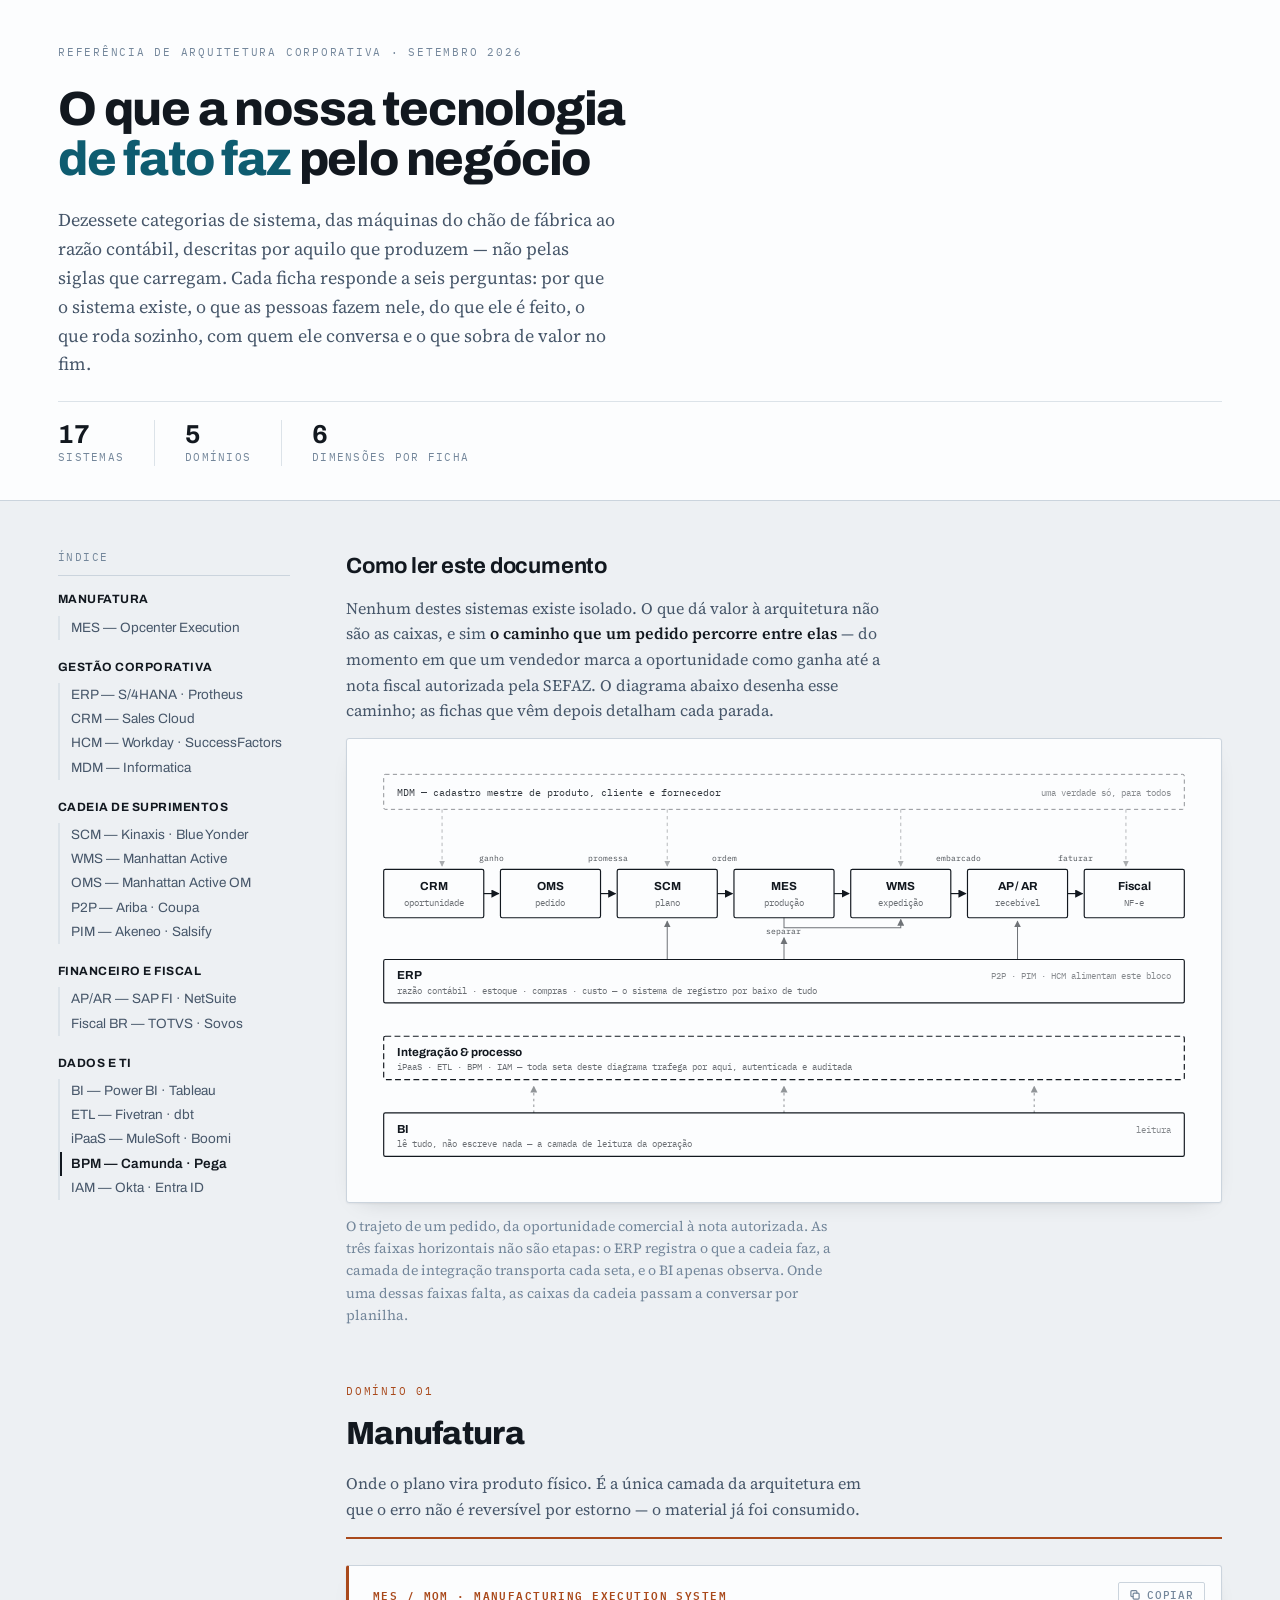
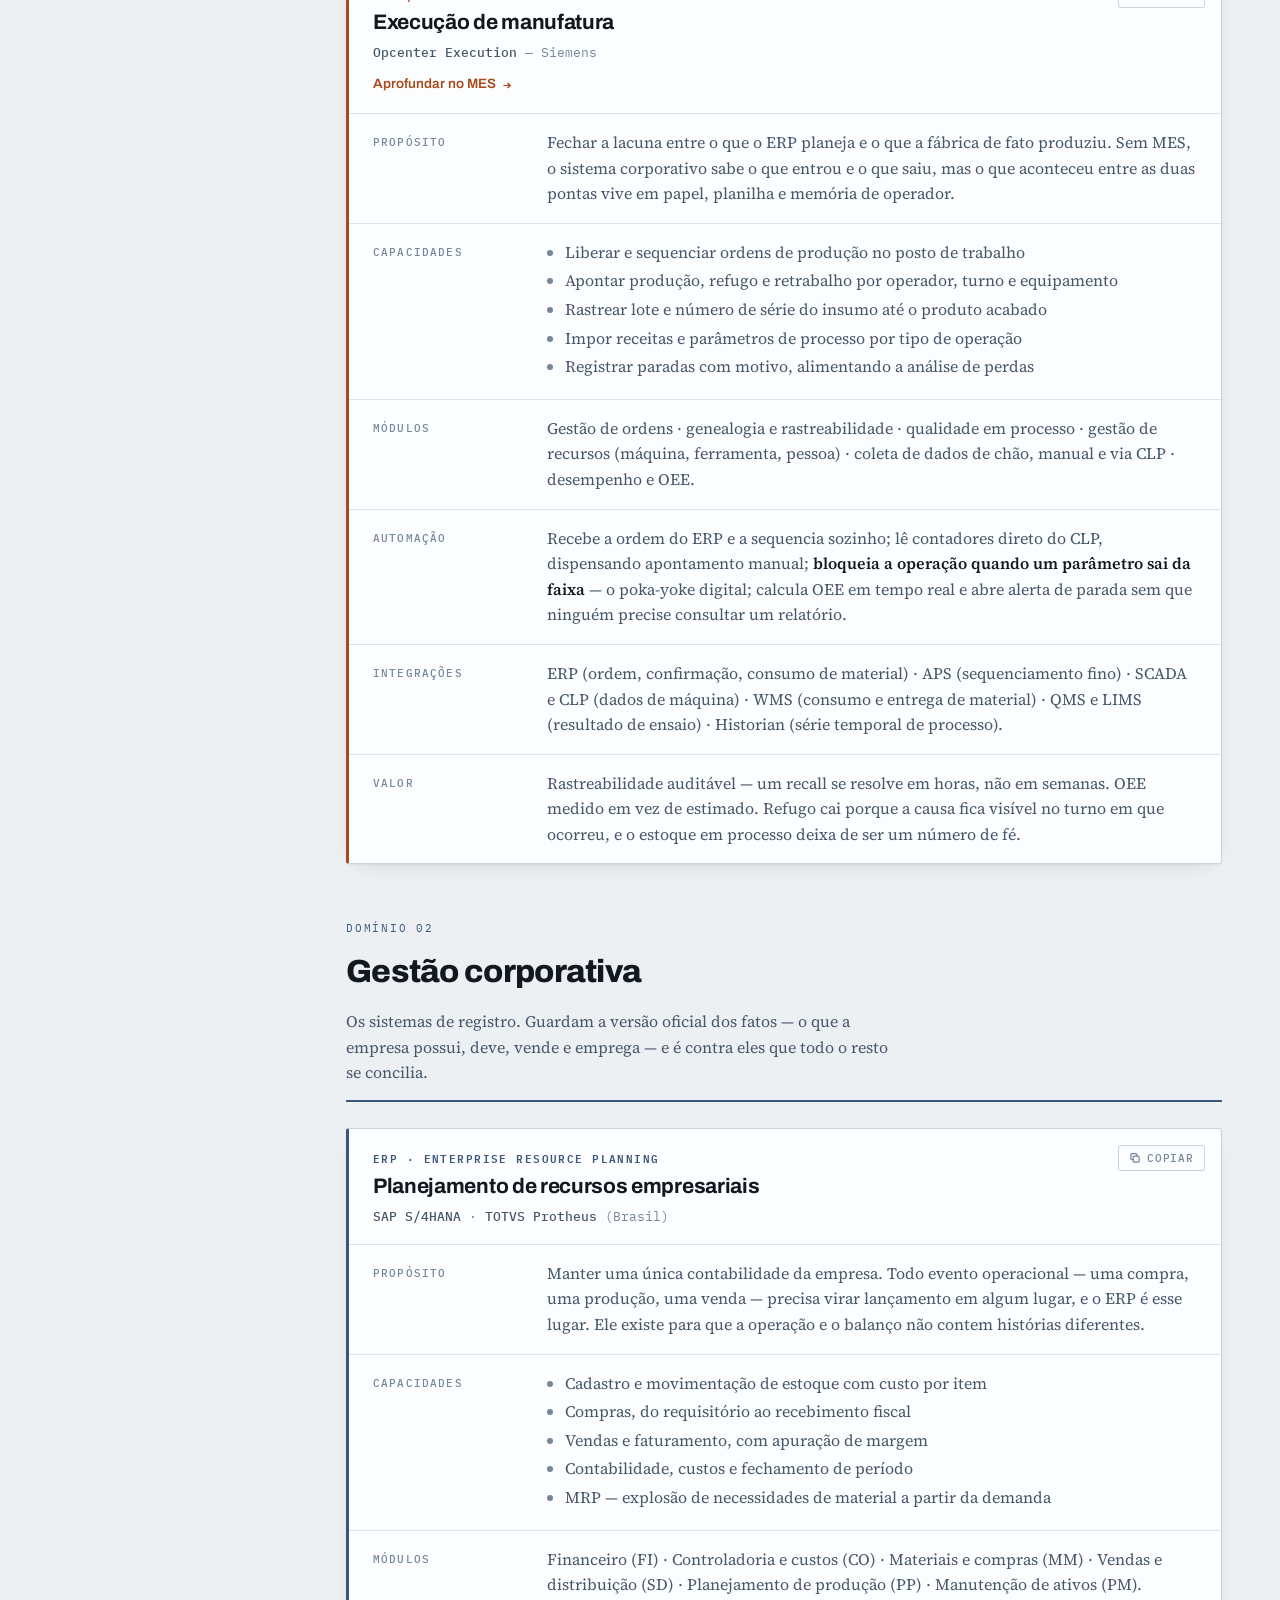
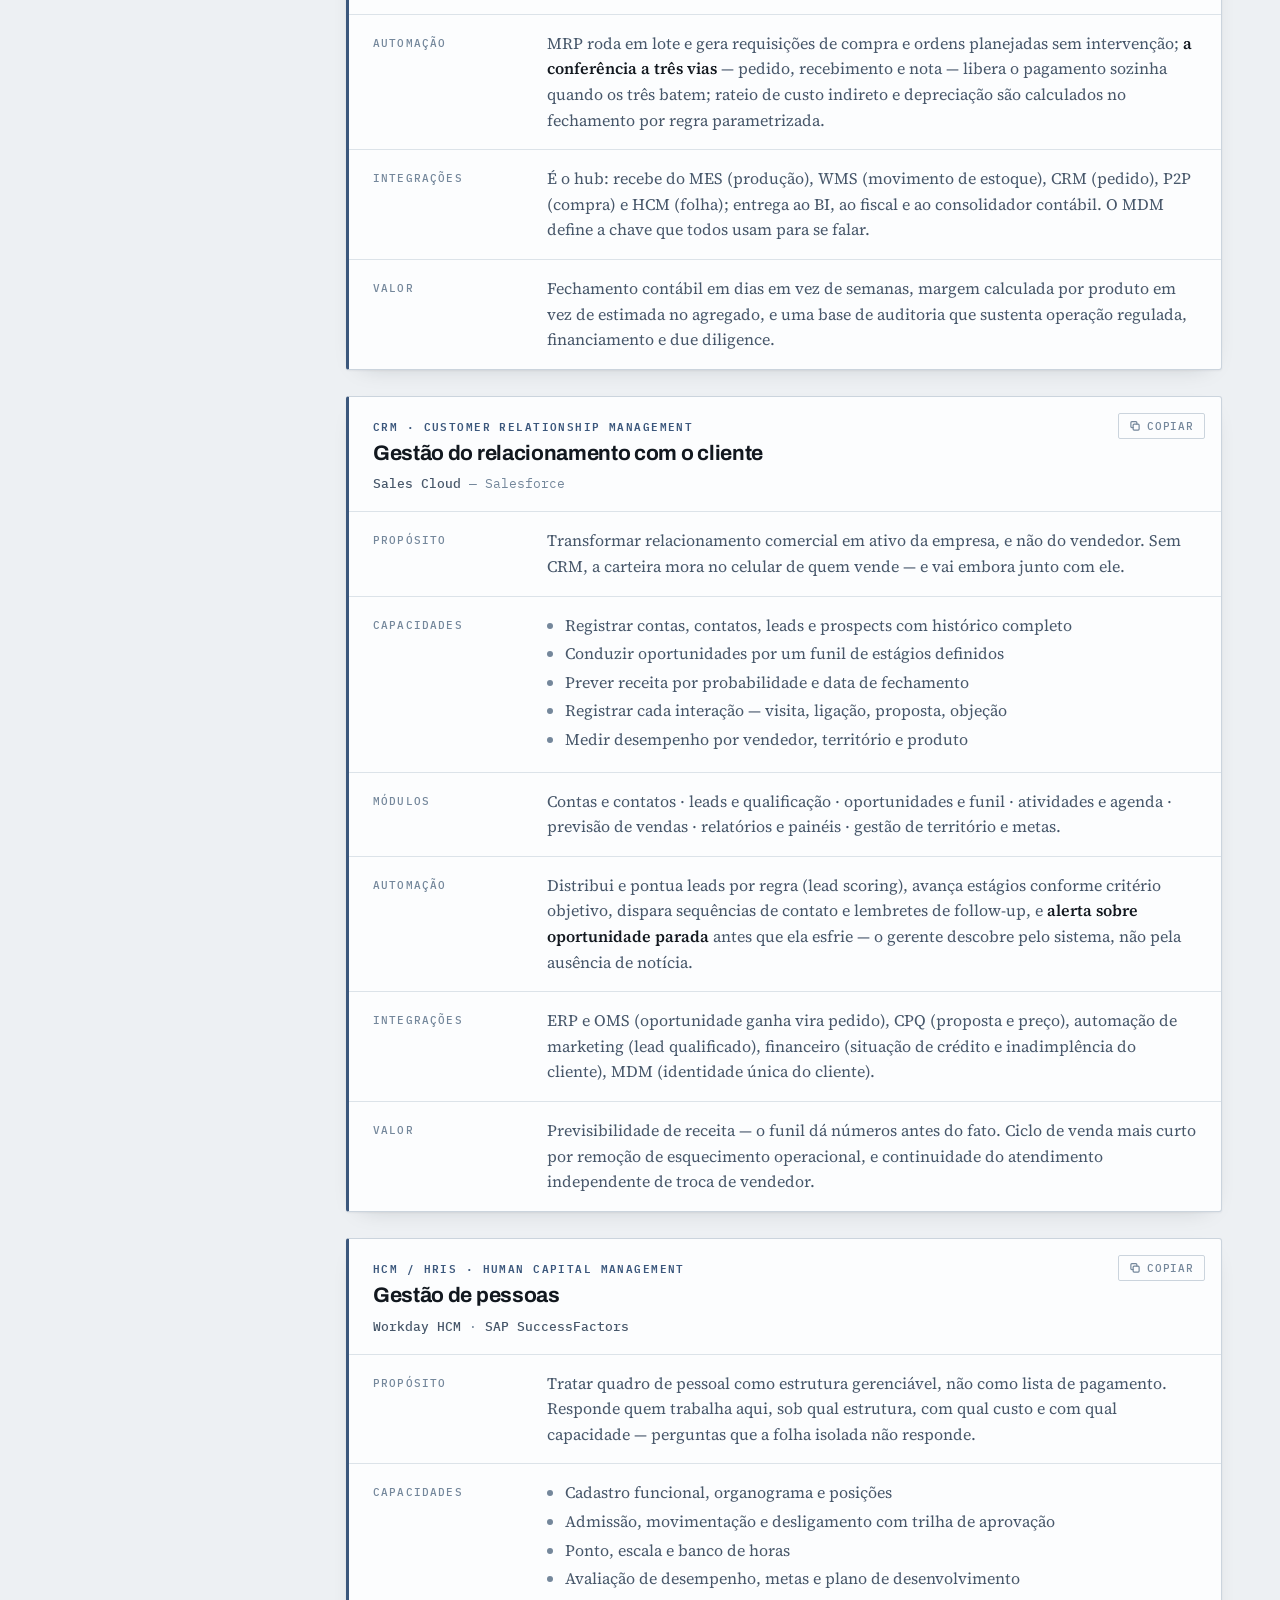
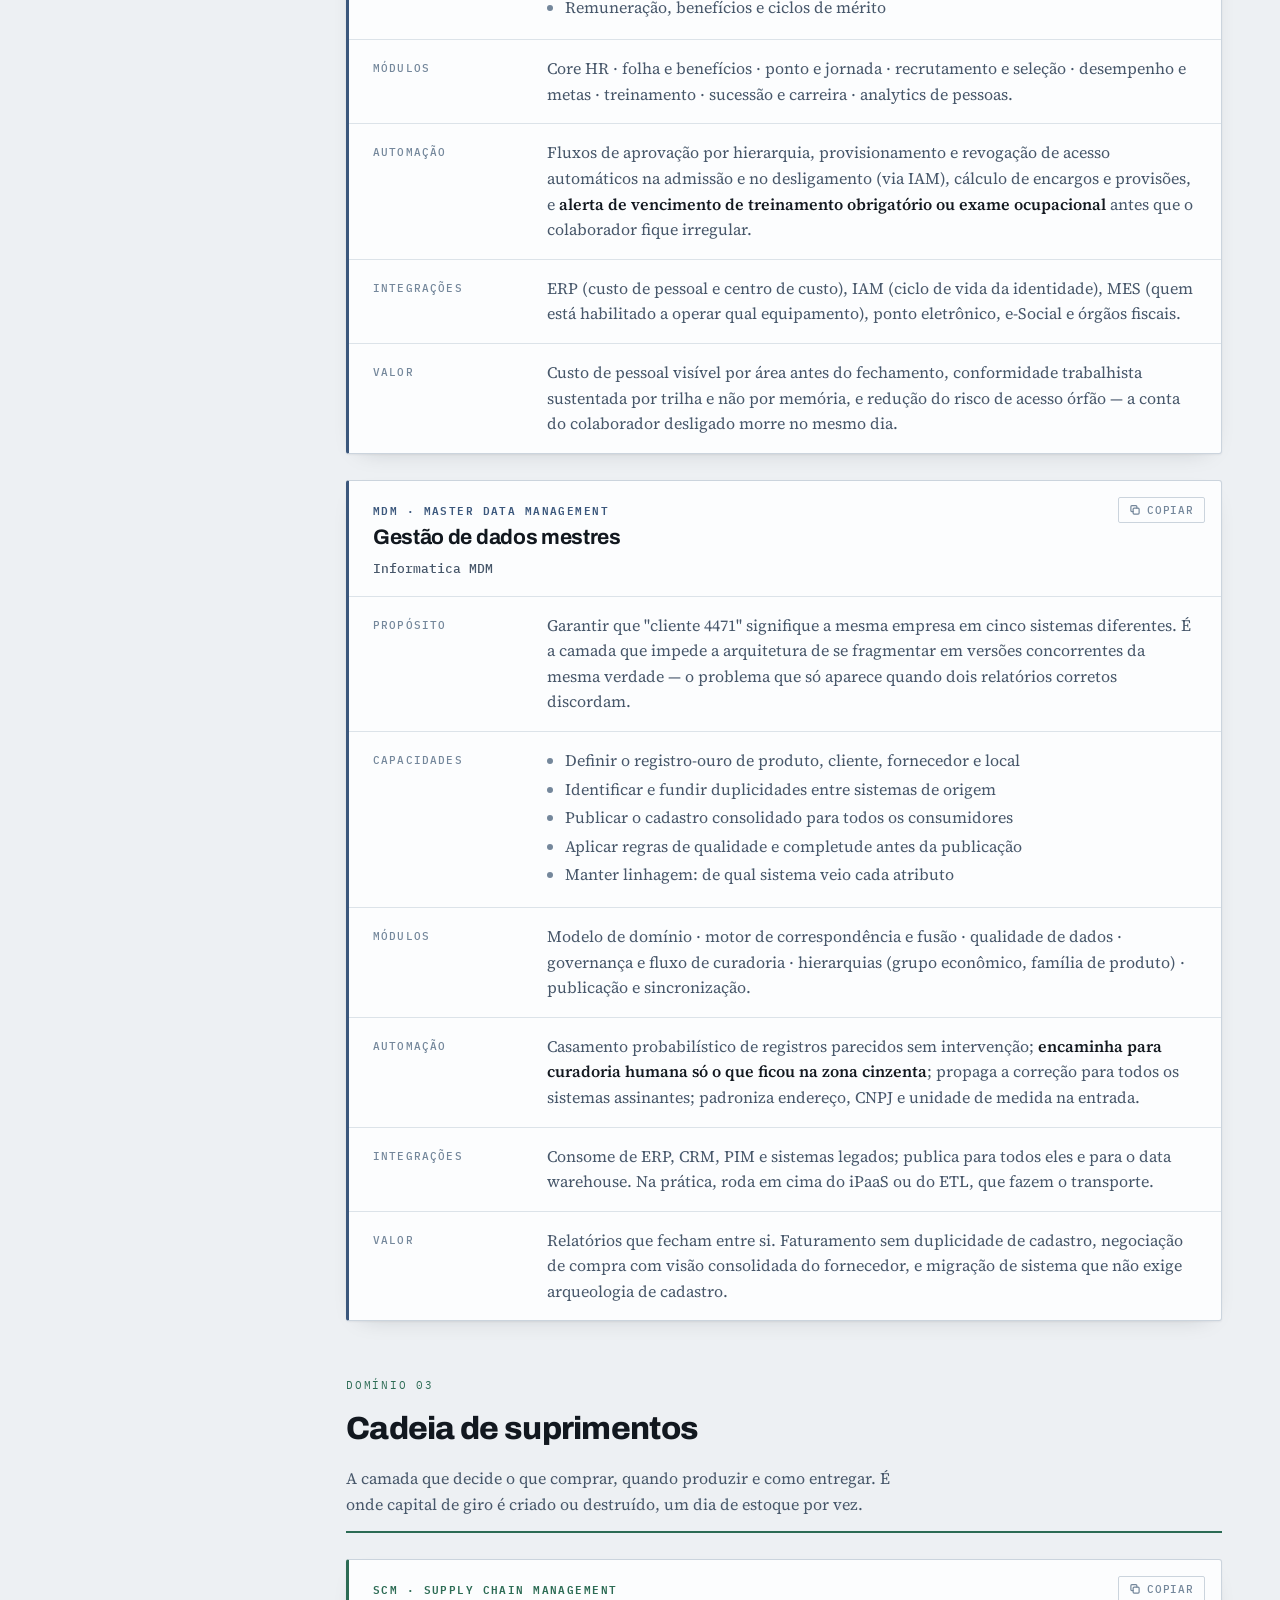
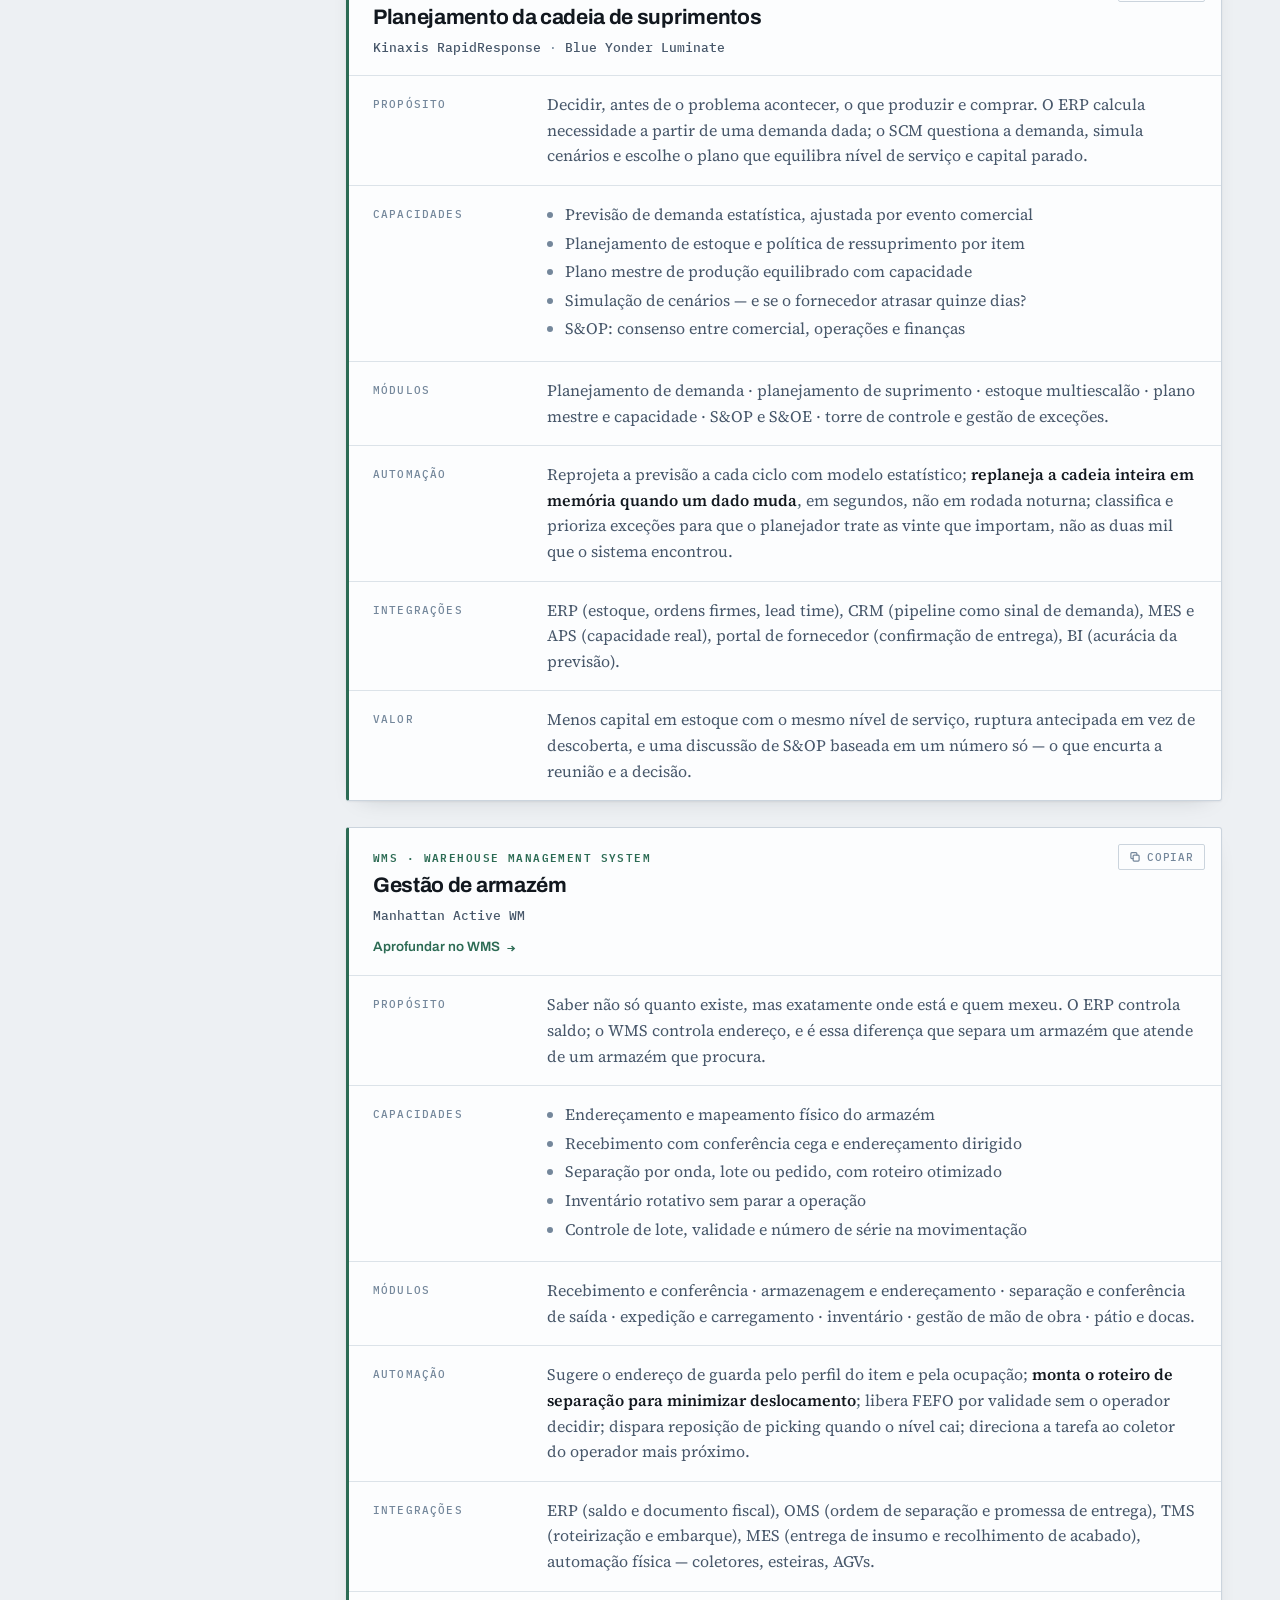
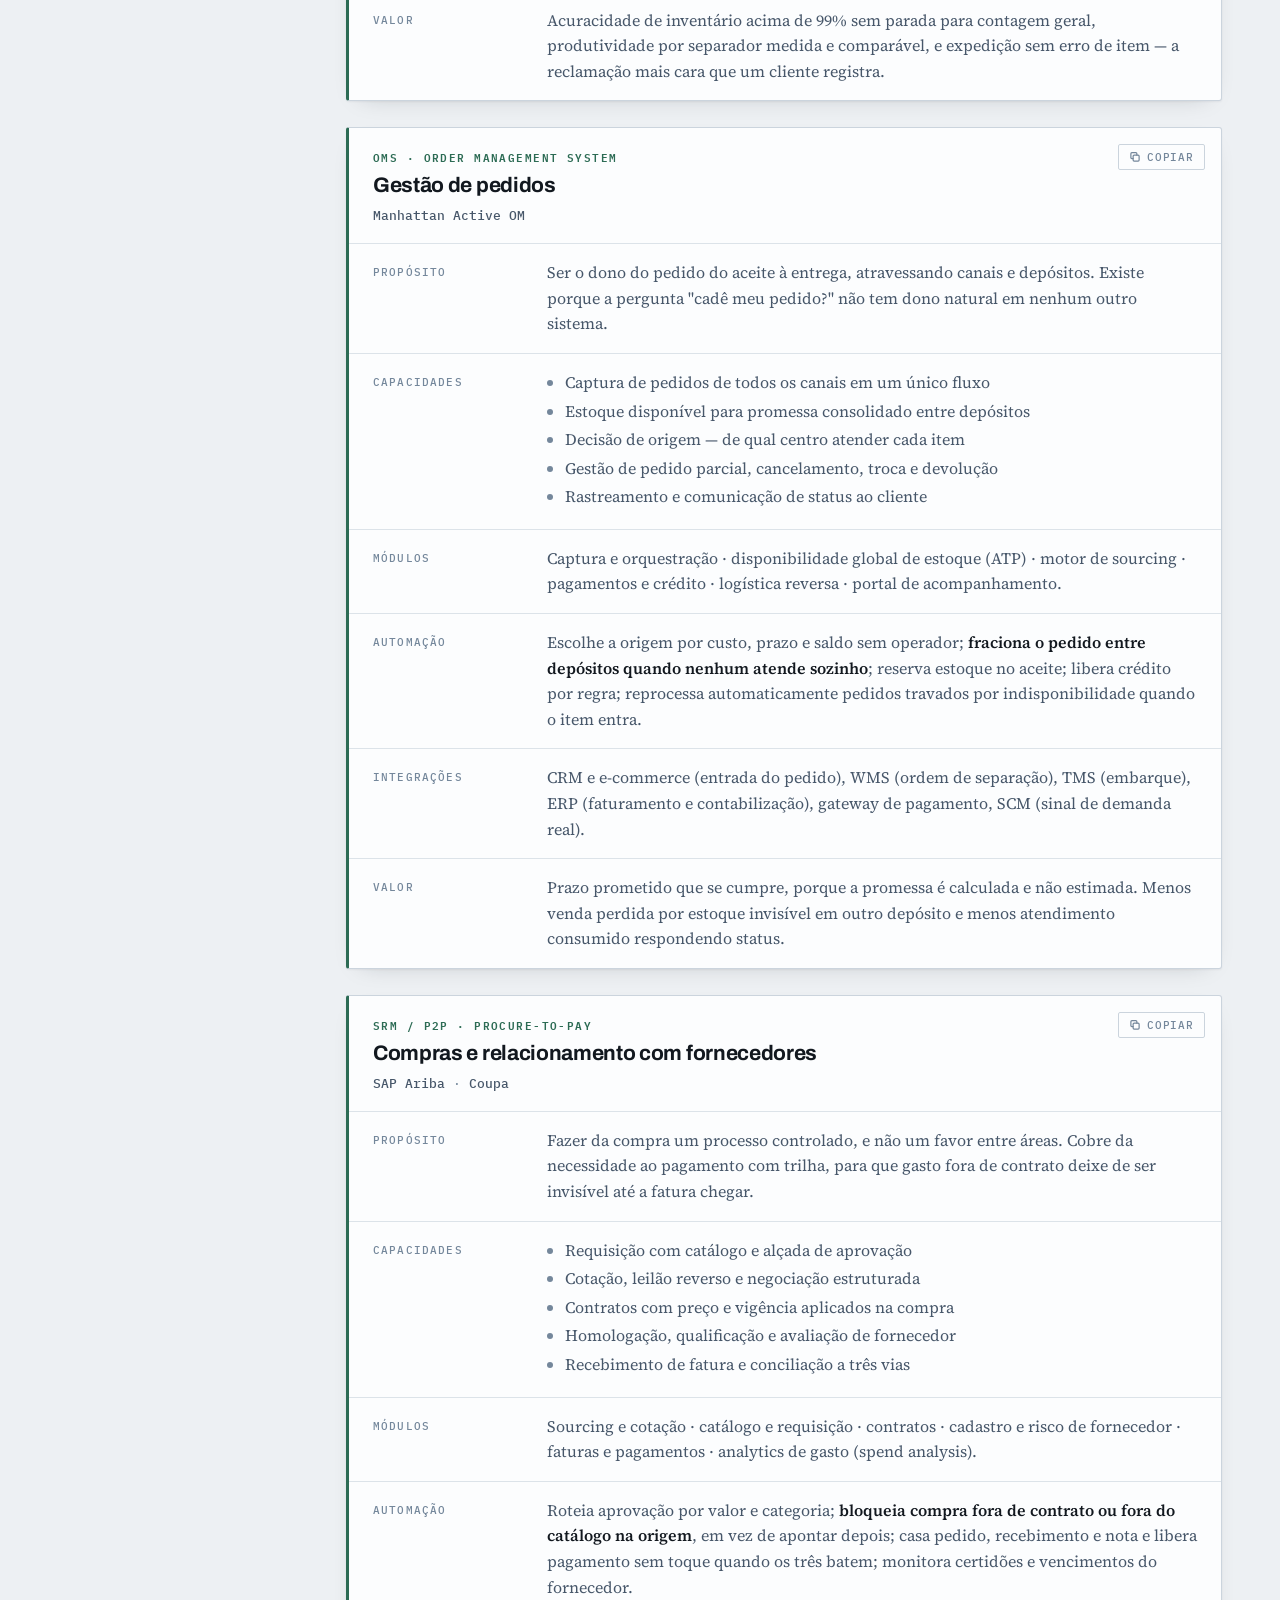
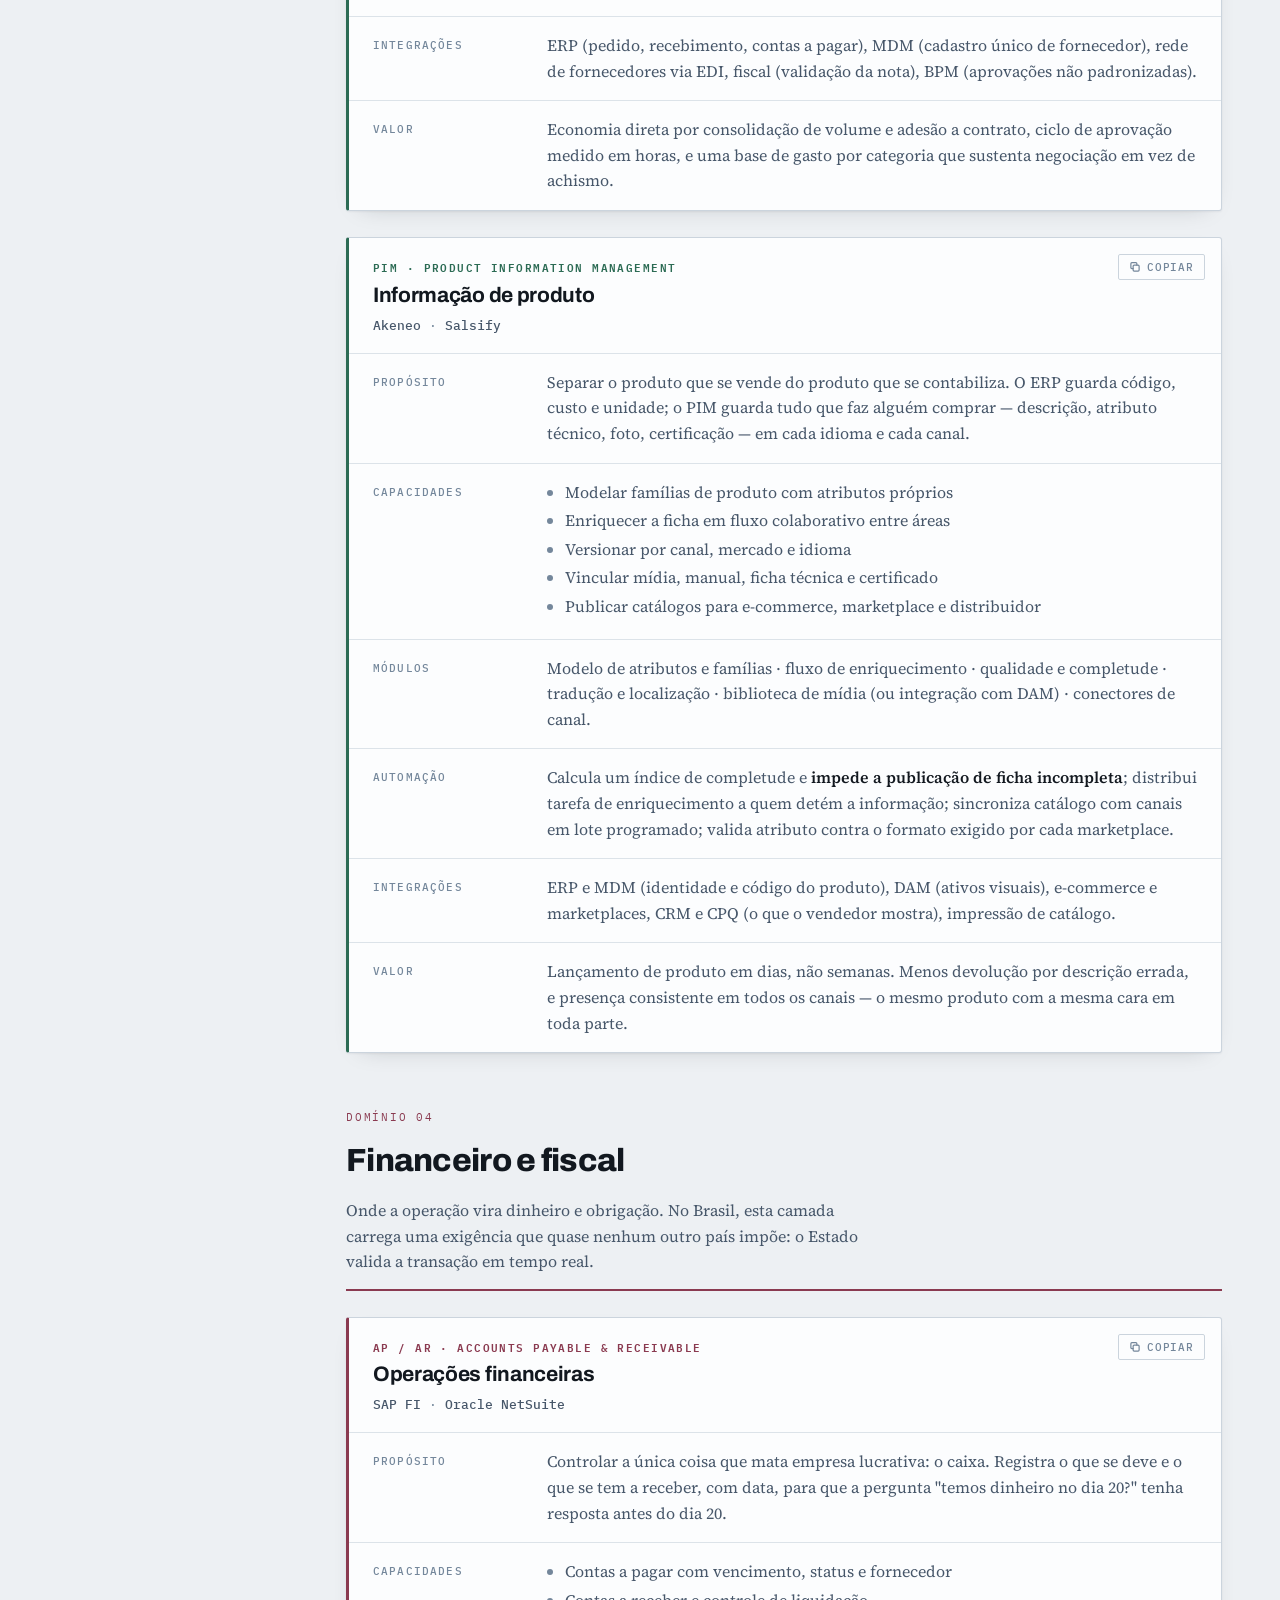
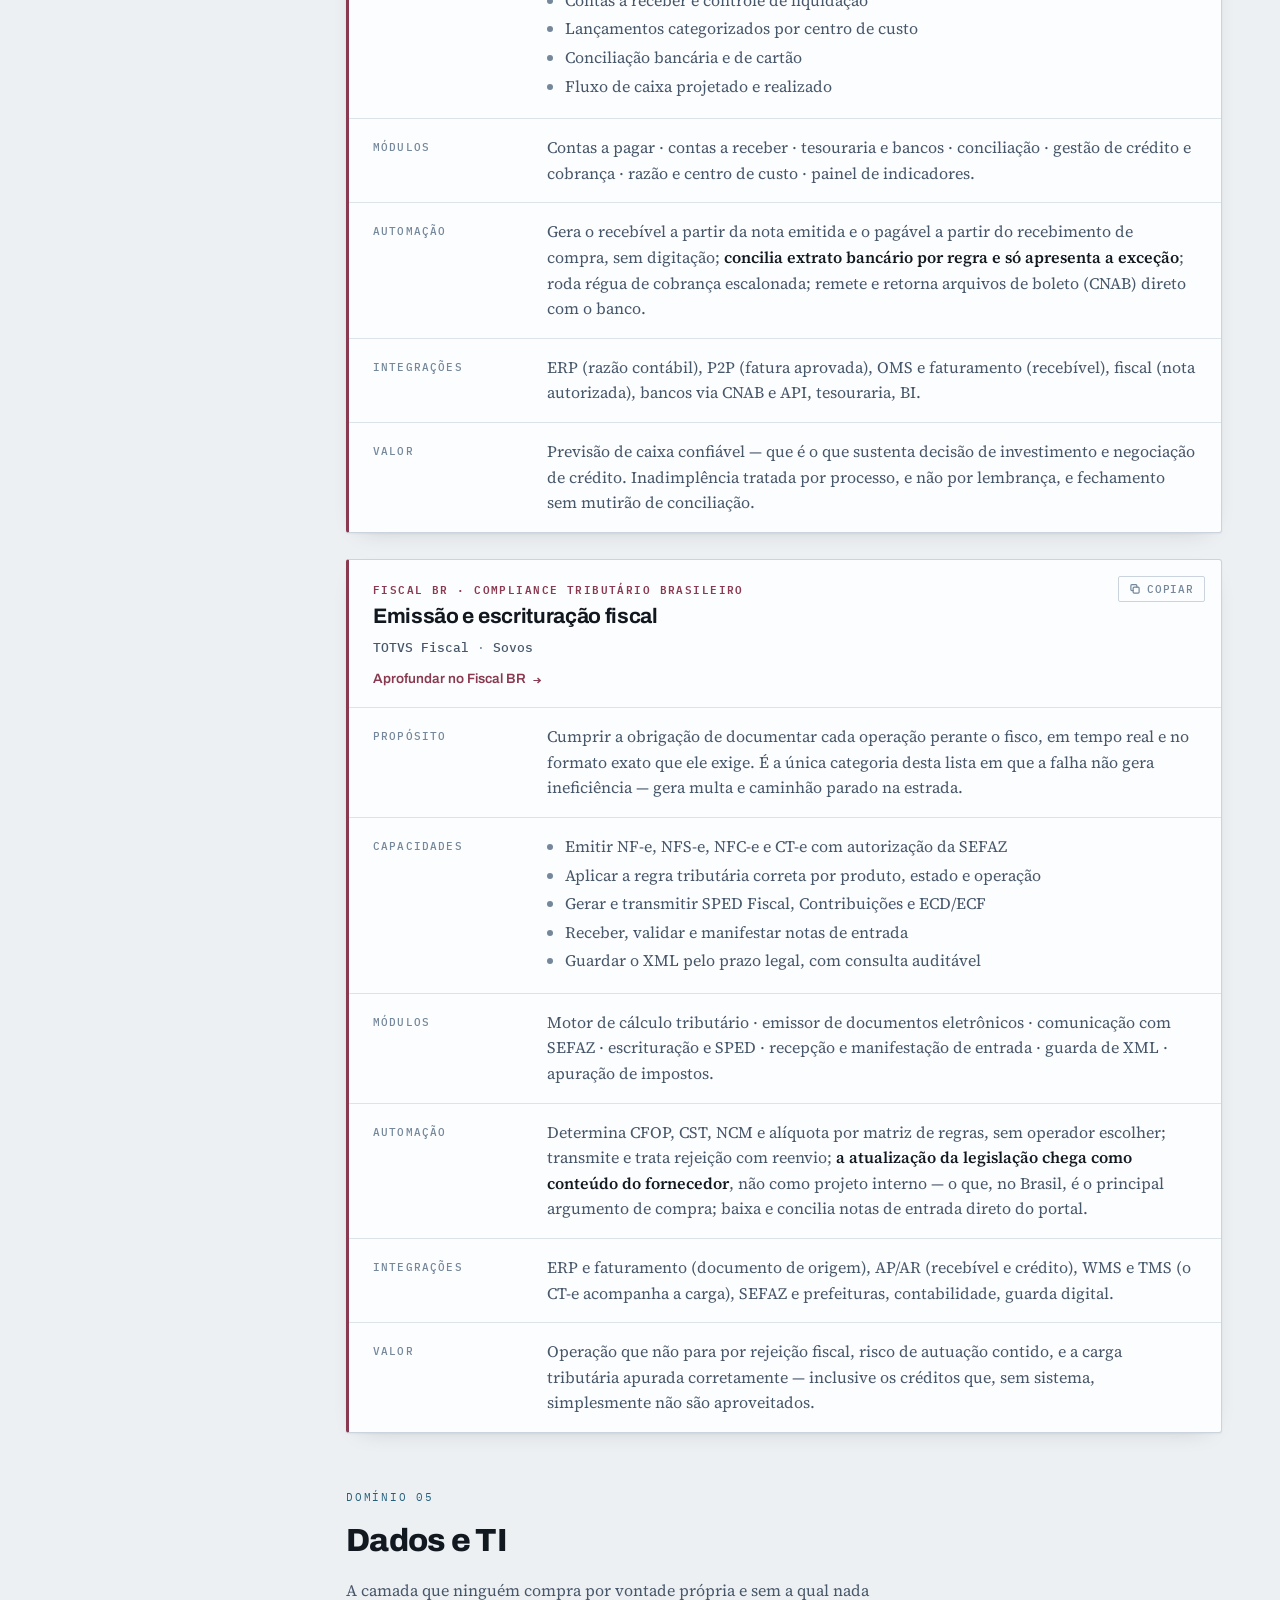
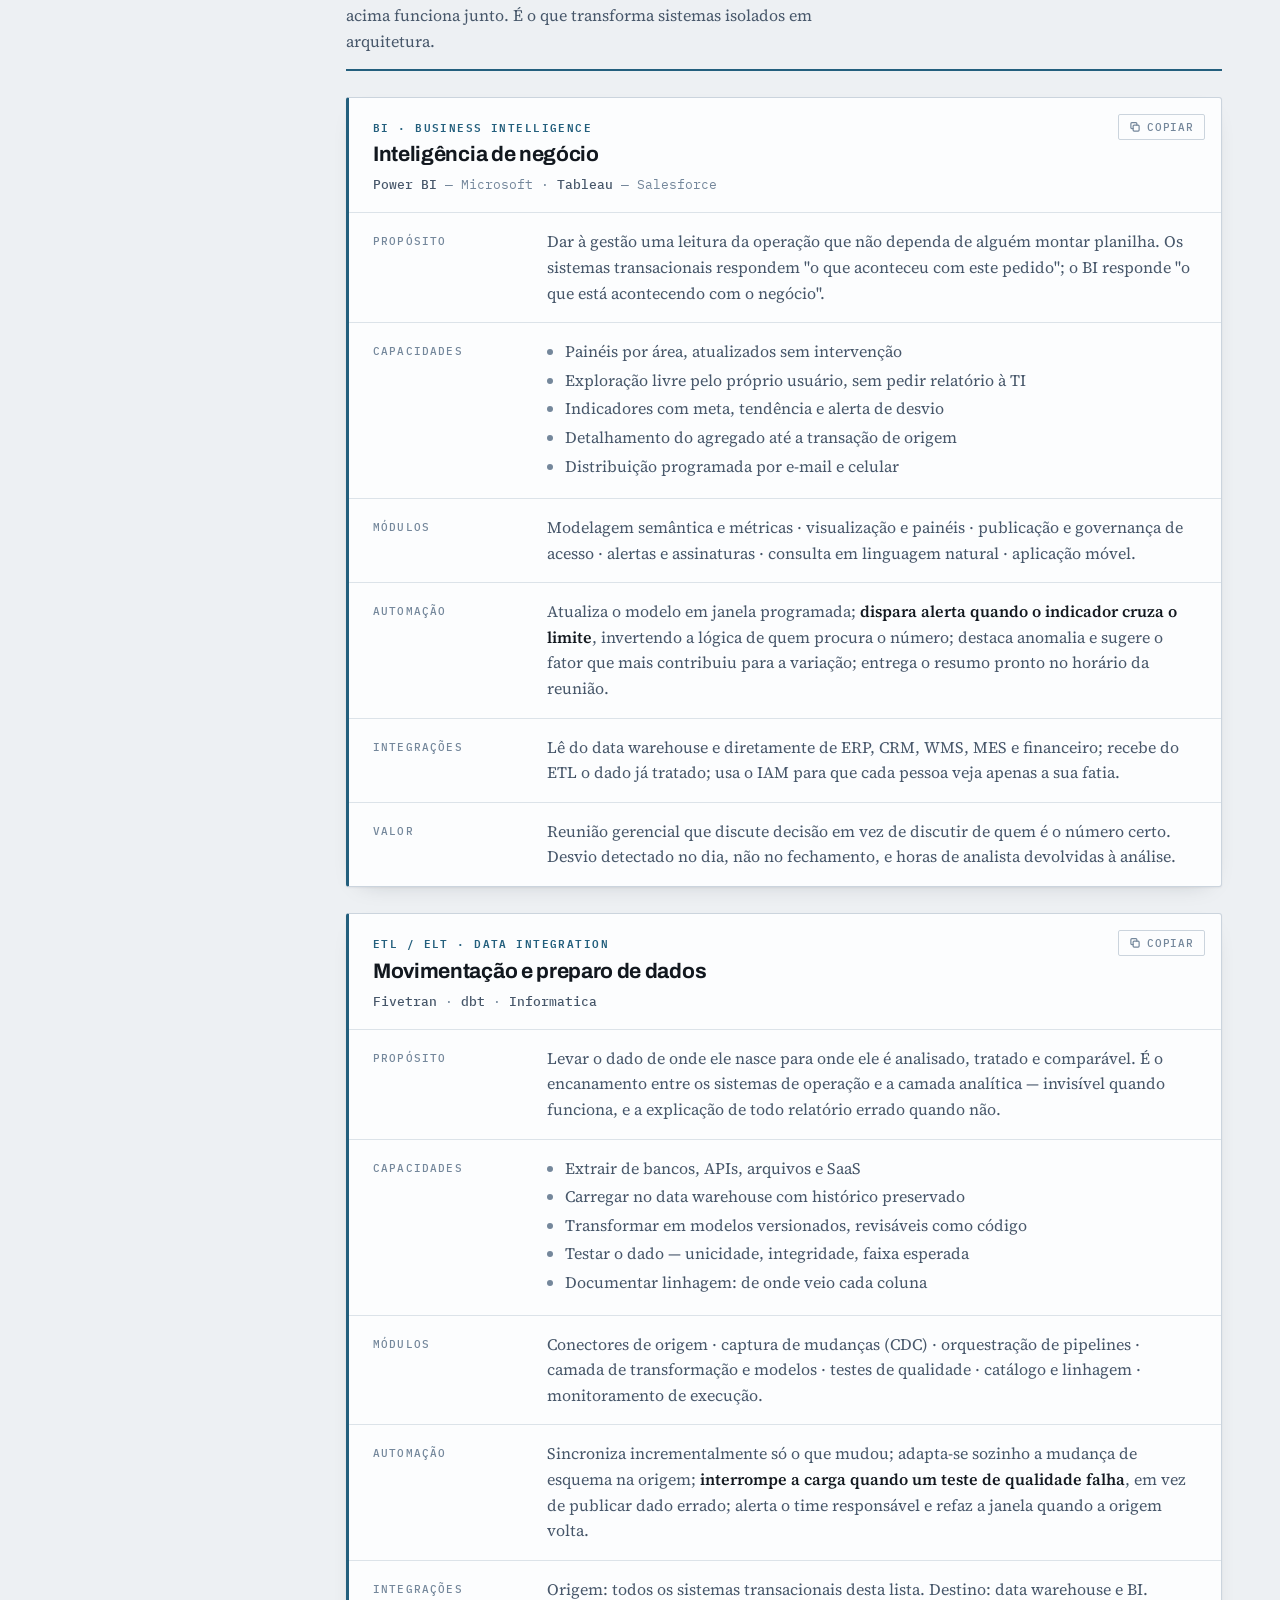
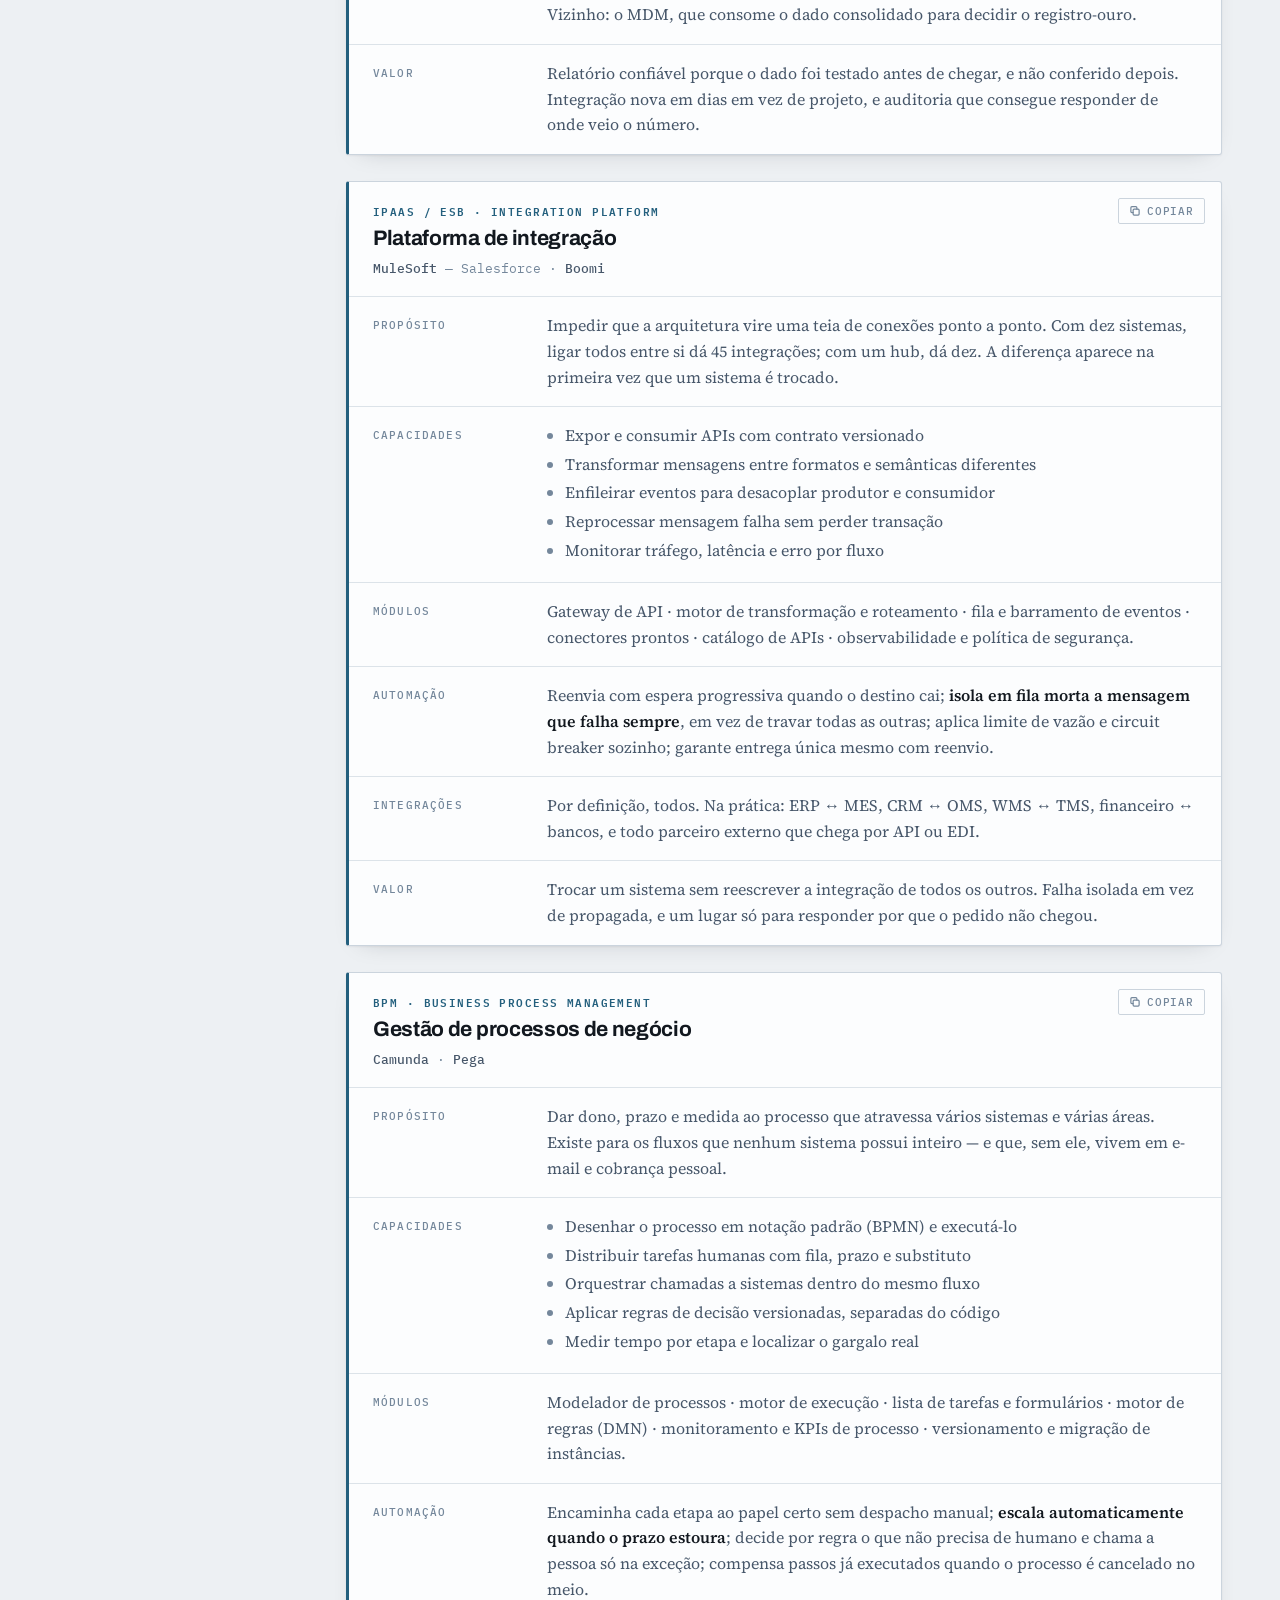
<file: index.html>
<!doctype html>
<html lang="pt-BR">
<head>
<meta charset="utf-8">
<meta name="viewport" content="width=device-width, initial-scale=1">
<meta name="description" content="Referência executiva de arquitetura corporativa: 17 categorias de sistema descritas por propósito, capacidades, módulos, automação, integrações e valor de negócio.">
<meta name="color-scheme" content="light dark">
<title>Anatomia da Stack Corporativa</title>
<link rel="preconnect" href="https://fonts.googleapis.com">
<link rel="preconnect" href="https://fonts.gstatic.com" crossorigin>
<link rel="stylesheet" href="https://fonts.googleapis.com/css2?family=Archivo:wght@400;500;600;700;800&family=IBM+Plex+Mono:wght@400;500;600&family=Source+Serif+4:opsz,wght@8..60,400;8..60,600&display=swap">
<link rel="stylesheet" href="assets/style.css">
</head>
<body>

<header class="masthead">
  <div class="masthead-inner">
    <div class="eyebrow">Referência de arquitetura corporativa &middot; Setembro 2026</div>
    <h1>O que a nossa tecnologia<br><span>de fato faz</span> pelo negócio</h1>
    <p class="standfirst">Dezessete categorias de sistema, das máquinas do chão de fábrica ao razão contábil, descritas por aquilo que produzem — não pelas siglas que carregam. Cada ficha responde a seis perguntas: por que o sistema existe, o que as pessoas fazem nele, do que ele é feito, o que roda sozinho, com quem ele conversa e o que sobra de valor no fim.</p>
    <div class="facts">
      <div class="fact"><div class="fact-n">17</div><div class="fact-l">Sistemas</div></div>
      <div class="fact"><div class="fact-n">5</div><div class="fact-l">Domínios</div></div>
      <div class="fact"><div class="fact-n">6</div><div class="fact-l">Dimensões por ficha</div></div>
    </div>
  </div>
</header>

<div class="shell">

  <nav class="rail" aria-label="Índice dos sistemas">
    <div class="rail-title">Índice</div>

    <div class="rail-group">
      <a href="#manufatura">Manufatura</a>
      <ul>
        <li><a href="#mes">MES — Opcenter Execution</a></li>
      </ul>
    </div>

    <div class="rail-group">
      <a href="#corporativa">Gestão corporativa</a>
      <ul>
        <li><a href="#erp">ERP — S/4HANA · Protheus</a></li>
        <li><a href="#crm">CRM — Sales Cloud</a></li>
        <li><a href="#hcm">HCM — Workday · SuccessFactors</a></li>
        <li><a href="#mdm">MDM — Informatica</a></li>
      </ul>
    </div>

    <div class="rail-group">
      <a href="#suprimentos">Cadeia de suprimentos</a>
      <ul>
        <li><a href="#scm">SCM — Kinaxis · Blue Yonder</a></li>
        <li><a href="#wms">WMS — Manhattan Active</a></li>
        <li><a href="#oms">OMS — Manhattan Active OM</a></li>
        <li><a href="#p2p">P2P — Ariba · Coupa</a></li>
        <li><a href="#pim">PIM — Akeneo · Salsify</a></li>
      </ul>
    </div>

    <div class="rail-group">
      <a href="#financeiro">Financeiro e fiscal</a>
      <ul>
        <li><a href="#apar">AP/AR — SAP FI · NetSuite</a></li>
        <li><a href="#fiscal">Fiscal BR — TOTVS · Sovos</a></li>
      </ul>
    </div>

    <div class="rail-group">
      <a href="#dados">Dados e TI</a>
      <ul>
        <li><a href="#bi">BI — Power BI · Tableau</a></li>
        <li><a href="#etl">ETL — Fivetran · dbt</a></li>
        <li><a href="#ipaas">iPaaS — MuleSoft · Boomi</a></li>
        <li><a href="#bpm">BPM — Camunda · Pega</a></li>
        <li><a href="#iam">IAM — Okta · Entra ID</a></li>
      </ul>
    </div>
  </nav>

  <main>

    <div class="lede">
      <h2>Como ler este documento</h2>
      <p>Nenhum destes sistemas existe isolado. O que dá valor à arquitetura não são as caixas, e sim <strong>o caminho que um pedido percorre entre elas</strong> — do momento em que um vendedor marca a oportunidade como ganha até a nota fiscal autorizada pela SEFAZ. O diagrama abaixo desenha esse caminho; as fichas que vêm depois detalham cada parada.</p>

      <figure>
        <div class="figwrap">
          <svg viewBox="0 0 1000 512" role="img" aria-label="Diagrama do caminho de um pedido pela arquitetura: o cadastro mestre alimenta a cadeia CRM, OMS, SCM, MES, WMS, contas a receber e fiscal; o ERP sustenta a cadeia por baixo; a camada de integração transporta todo o tráfego; o BI apenas lê.">
            <defs>
              <marker id="ar" viewBox="0 0 10 10" refX="9" refY="5" markerWidth="7" markerHeight="7" orient="auto-start-reverse">
                <path d="M 0 0 L 10 5 L 0 10 z" fill="currentColor"/>
              </marker>
            </defs>

            <!-- MDM band -->
            <rect x="20" y="16" width="960" height="42" rx="2" fill="none" stroke="currentColor" stroke-width="1" stroke-dasharray="5 4" opacity=".55"/>
            <text x="36" y="42" font-family="IBM Plex Mono, monospace" font-size="12" fill="currentColor" opacity=".85">MDM — cadastro mestre de produto, cliente e fornecedor</text>
            <text x="964" y="42" text-anchor="end" font-family="IBM Plex Mono, monospace" font-size="11" fill="currentColor" opacity=".5">uma verdade só, para todos</text>

            <!-- dashed feeds down -->
            <g stroke="currentColor" opacity=".35" stroke-width="1" stroke-dasharray="4 4" marker-end="url(#ar)">
              <line x1="90"  y1="58" x2="90"  y2="126"/>
              <line x1="360" y1="58" x2="360" y2="126"/>
              <line x1="640" y1="58" x2="640" y2="126"/>
              <line x1="910" y1="58" x2="910" y2="126"/>
            </g>

            <!-- main lane boxes: 7 boxes, w=120, gap=20, start x=20 -->
            <g font-family="Archivo, sans-serif">
              <g fill="none" stroke="currentColor" stroke-width="1.4">
                <rect x="20"  y="130" width="120" height="58" rx="2"/>
                <rect x="160" y="130" width="120" height="58" rx="2"/>
                <rect x="300" y="130" width="120" height="58" rx="2"/>
                <rect x="440" y="130" width="120" height="58" rx="2"/>
                <rect x="580" y="130" width="120" height="58" rx="2"/>
                <rect x="720" y="130" width="120" height="58" rx="2"/>
                <rect x="860" y="130" width="120" height="58" rx="2"/>
              </g>
              <g font-size="14" font-weight="700" text-anchor="middle" fill="currentColor">
                <text x="80"  y="155">CRM</text>
                <text x="220" y="155">OMS</text>
                <text x="360" y="155">SCM</text>
                <text x="500" y="155">MES</text>
                <text x="640" y="155">WMS</text>
                <text x="780" y="155">AP / AR</text>
                <text x="920" y="155">Fiscal</text>
              </g>
              <g font-size="10.5" text-anchor="middle" fill="currentColor" opacity=".62" font-family="IBM Plex Mono, monospace">
                <text x="80"  y="174">oportunidade</text>
                <text x="220" y="174">pedido</text>
                <text x="360" y="174">plano</text>
                <text x="500" y="174">produção</text>
                <text x="640" y="174">expedição</text>
                <text x="780" y="174">recebível</text>
                <text x="920" y="174">NF-e</text>
              </g>
            </g>

            <!-- lane arrows -->
            <g stroke="currentColor" stroke-width="1.4" marker-end="url(#ar)">
              <line x1="140" y1="159" x2="158" y2="159"/>
              <line x1="280" y1="159" x2="298" y2="159"/>
              <line x1="420" y1="159" x2="438" y2="159"/>
              <line x1="560" y1="159" x2="578" y2="159"/>
              <line x1="700" y1="159" x2="718" y2="159"/>
              <line x1="840" y1="159" x2="858" y2="159"/>
            </g>
            <g font-family="IBM Plex Mono, monospace" font-size="10" text-anchor="middle" fill="currentColor" opacity=".75">
              <text x="149" y="120">ganho</text>
              <text x="289" y="120">promessa</text>
              <text x="429" y="120">ordem</text>
              <text x="499" y="207">separar</text>
              <text x="709" y="120">embarcado</text>
              <text x="849" y="120">faturar</text>
            </g>
            <path d="M 500 188 L 500 200 L 640 200 L 640 190" fill="none" stroke="currentColor" stroke-width="1.2" opacity=".6" marker-end="url(#ar)"/>

            <!-- ERP band -->
            <rect x="20" y="238" width="960" height="52" rx="2" fill="none" stroke="currentColor" stroke-width="1.4"/>
            <text x="36" y="262" font-family="Archivo, sans-serif" font-size="14" font-weight="700" fill="currentColor">ERP</text>
            <text x="36" y="279" font-family="IBM Plex Mono, monospace" font-size="11" fill="currentColor" opacity=".62">razão contábil · estoque · compras · custo — o sistema de registro por baixo de tudo</text>
            <g stroke="currentColor" stroke-width="1.2" opacity=".6" marker-end="url(#ar)">
              <line x1="360" y1="238" x2="360" y2="192"/>
              <line x1="500" y1="238" x2="500" y2="212"/>
              <line x1="780" y1="238" x2="780" y2="192"/>
            </g>
            <text x="964" y="262" text-anchor="end" font-family="IBM Plex Mono, monospace" font-size="11" fill="currentColor" opacity=".5">P2P · PIM · HCM alimentam este bloco</text>

            <!-- integration band -->
            <rect x="20" y="330" width="960" height="52" rx="2" fill="none" stroke="currentColor" stroke-width="1.4" stroke-dasharray="7 4"/>
            <text x="36" y="354" font-family="Archivo, sans-serif" font-size="14" font-weight="700" fill="currentColor">Integração &amp; processo</text>
            <text x="36" y="371" font-family="IBM Plex Mono, monospace" font-size="11" fill="currentColor" opacity=".62">iPaaS · ETL · BPM · IAM — toda seta deste diagrama trafega por aqui, autenticada e auditada</text>

            <!-- BI band -->
            <rect x="20" y="422" width="960" height="52" rx="2" fill="none" stroke="currentColor" stroke-width="1.4"/>
            <text x="36" y="446" font-family="Archivo, sans-serif" font-size="14" font-weight="700" fill="currentColor">BI</text>
            <text x="36" y="463" font-family="IBM Plex Mono, monospace" font-size="11" fill="currentColor" opacity=".62">lê tudo, não escreve nada — a camada de leitura da operação</text>
            <g stroke="currentColor" stroke-width="1.2" opacity=".45" stroke-dasharray="3 4" marker-end="url(#ar)">
              <line x1="200" y1="422" x2="200" y2="390"/>
              <line x1="500" y1="422" x2="500" y2="390"/>
              <line x1="800" y1="422" x2="800" y2="390"/>
            </g>
            <text x="964" y="446" text-anchor="end" font-family="IBM Plex Mono, monospace" font-size="11" fill="currentColor" opacity=".5">leitura</text>
          </svg>
        </div>
        <figcaption>O trajeto de um pedido, da oportunidade comercial à nota autorizada. As três faixas horizontais não são etapas: o ERP registra o que a cadeia faz, a camada de integração transporta cada seta, e o BI apenas observa. Onde uma dessas faixas falta, as caixas da cadeia passam a conversar por planilha.</figcaption>
      </figure>
    </div>

    <!-- ============ MANUFATURA ============ -->
    <section class="domain" id="manufatura" style="--dom: var(--c-fab)">
      <div class="domain-head">
        <div class="eyebrow">Domínio 01</div>
        <h2>Manufatura</h2>
        <p>Onde o plano vira produto físico. É a única camada da arquitetura em que o erro não é reversível por estorno — o material já foi consumido.</p>
      </div>

      <article class="sys" id="mes">
        <div class="card-head">
          <div class="sigla">MES / MOM · Manufacturing Execution System</div>
          <h3>Execução de manufatura</h3>
          <div class="platform"><b>Opcenter Execution</b> — Siemens</div>
          <a class="aprofundar" href="mes/">Aprofundar no MES <span class="seta">&rarr;</span></a>
        </div>
        <dl class="facets">
          <div class="facet"><dt>Propósito</dt><dd>Fechar a lacuna entre o que o ERP planeja e o que a fábrica de fato produziu. Sem MES, o sistema corporativo sabe o que entrou e o que saiu, mas o que aconteceu entre as duas pontas vive em papel, planilha e memória de operador.</dd></div>
          <div class="facet"><dt>Capacidades</dt><dd><ul>
            <li>Liberar e sequenciar ordens de produção no posto de trabalho</li>
            <li>Apontar produção, refugo e retrabalho por operador, turno e equipamento</li>
            <li>Rastrear lote e número de série do insumo até o produto acabado</li>
            <li>Impor receitas e parâmetros de processo por tipo de operação</li>
            <li>Registrar paradas com motivo, alimentando a análise de perdas</li>
          </ul></dd></div>
          <div class="facet"><dt>Módulos</dt><dd>Gestão de ordens · genealogia e rastreabilidade · qualidade em processo · gestão de recursos (máquina, ferramenta, pessoa) · coleta de dados de chão, manual e via CLP · desempenho e OEE.</dd></div>
          <div class="facet"><dt>Automação</dt><dd>Recebe a ordem do ERP e a sequencia sozinho; lê contadores direto do CLP, dispensando apontamento manual; <strong>bloqueia a operação quando um parâmetro sai da faixa</strong> — o poka-yoke digital; calcula OEE em tempo real e abre alerta de parada sem que ninguém precise consultar um relatório.</dd></div>
          <div class="facet"><dt>Integrações</dt><dd>ERP (ordem, confirmação, consumo de material) · APS (sequenciamento fino) · SCADA e CLP (dados de máquina) · WMS (consumo e entrega de material) · QMS e LIMS (resultado de ensaio) · Historian (série temporal de processo).</dd></div>
          <div class="facet"><dt>Valor</dt><dd>Rastreabilidade auditável — um recall se resolve em horas, não em semanas. OEE medido em vez de estimado. Refugo cai porque a causa fica visível no turno em que ocorreu, e o estoque em processo deixa de ser um número de fé.</dd></div>
        </dl>
      </article>
    </section>

    <!-- ============ CORPORATIVA ============ -->
    <section class="domain" id="corporativa" style="--dom: var(--c-corp)">
      <div class="domain-head">
        <div class="eyebrow">Domínio 02</div>
        <h2>Gestão corporativa</h2>
        <p>Os sistemas de registro. Guardam a versão oficial dos fatos — o que a empresa possui, deve, vende e emprega — e é contra eles que todo o resto se concilia.</p>
      </div>

      <article class="sys" id="erp">
        <div class="card-head">
          <div class="sigla">ERP · Enterprise Resource Planning</div>
          <h3>Planejamento de recursos empresariais</h3>
          <div class="platform"><b>SAP S/4HANA</b> · <b>TOTVS Protheus</b> (Brasil)</div>
        </div>
        <dl class="facets">
          <div class="facet"><dt>Propósito</dt><dd>Manter uma única contabilidade da empresa. Todo evento operacional — uma compra, uma produção, uma venda — precisa virar lançamento em algum lugar, e o ERP é esse lugar. Ele existe para que a operação e o balanço não contem histórias diferentes.</dd></div>
          <div class="facet"><dt>Capacidades</dt><dd><ul>
            <li>Cadastro e movimentação de estoque com custo por item</li>
            <li>Compras, do requisitório ao recebimento fiscal</li>
            <li>Vendas e faturamento, com apuração de margem</li>
            <li>Contabilidade, custos e fechamento de período</li>
            <li>MRP — explosão de necessidades de material a partir da demanda</li>
          </ul></dd></div>
          <div class="facet"><dt>Módulos</dt><dd>Financeiro (FI) · Controladoria e custos (CO) · Materiais e compras (MM) · Vendas e distribuição (SD) · Planejamento de produção (PP) · Manutenção de ativos (PM).</dd></div>
          <div class="facet"><dt>Automação</dt><dd>MRP roda em lote e gera requisições de compra e ordens planejadas sem intervenção; <strong>a conferência a três vias</strong> — pedido, recebimento e nota — libera o pagamento sozinha quando os três batem; rateio de custo indireto e depreciação são calculados no fechamento por regra parametrizada.</dd></div>
          <div class="facet"><dt>Integrações</dt><dd>É o hub: recebe do MES (produção), WMS (movimento de estoque), CRM (pedido), P2P (compra) e HCM (folha); entrega ao BI, ao fiscal e ao consolidador contábil. O MDM define a chave que todos usam para se falar.</dd></div>
          <div class="facet"><dt>Valor</dt><dd>Fechamento contábil em dias em vez de semanas, margem calculada por produto em vez de estimada no agregado, e uma base de auditoria que sustenta operação regulada, financiamento e due diligence.</dd></div>
        </dl>
      </article>

      <article class="sys" id="crm">
        <div class="card-head">
          <div class="sigla">CRM · Customer Relationship Management</div>
          <h3>Gestão do relacionamento com o cliente</h3>
          <div class="platform"><b>Sales Cloud</b> — Salesforce</div>
        </div>
        <dl class="facets">
          <div class="facet"><dt>Propósito</dt><dd>Transformar relacionamento comercial em ativo da empresa, e não do vendedor. Sem CRM, a carteira mora no celular de quem vende — e vai embora junto com ele.</dd></div>
          <div class="facet"><dt>Capacidades</dt><dd><ul>
            <li>Registrar contas, contatos, leads e prospects com histórico completo</li>
            <li>Conduzir oportunidades por um funil de estágios definidos</li>
            <li>Prever receita por probabilidade e data de fechamento</li>
            <li>Registrar cada interação — visita, ligação, proposta, objeção</li>
            <li>Medir desempenho por vendedor, território e produto</li>
          </ul></dd></div>
          <div class="facet"><dt>Módulos</dt><dd>Contas e contatos · leads e qualificação · oportunidades e funil · atividades e agenda · previsão de vendas · relatórios e painéis · gestão de território e metas.</dd></div>
          <div class="facet"><dt>Automação</dt><dd>Distribui e pontua leads por regra (lead scoring), avança estágios conforme critério objetivo, dispara sequências de contato e lembretes de follow-up, e <strong>alerta sobre oportunidade parada</strong> antes que ela esfrie — o gerente descobre pelo sistema, não pela ausência de notícia.</dd></div>
          <div class="facet"><dt>Integrações</dt><dd>ERP e OMS (oportunidade ganha vira pedido), CPQ (proposta e preço), automação de marketing (lead qualificado), financeiro (situação de crédito e inadimplência do cliente), MDM (identidade única do cliente).</dd></div>
          <div class="facet"><dt>Valor</dt><dd>Previsibilidade de receita — o funil dá números antes do fato. Ciclo de venda mais curto por remoção de esquecimento operacional, e continuidade do atendimento independente de troca de vendedor.</dd></div>
        </dl>
      </article>

      <article class="sys" id="hcm">
        <div class="card-head">
          <div class="sigla">HCM / HRIS · Human Capital Management</div>
          <h3>Gestão de pessoas</h3>
          <div class="platform"><b>Workday HCM</b> · <b>SAP SuccessFactors</b></div>
        </div>
        <dl class="facets">
          <div class="facet"><dt>Propósito</dt><dd>Tratar quadro de pessoal como estrutura gerenciável, não como lista de pagamento. Responde quem trabalha aqui, sob qual estrutura, com qual custo e com qual capacidade — perguntas que a folha isolada não responde.</dd></div>
          <div class="facet"><dt>Capacidades</dt><dd><ul>
            <li>Cadastro funcional, organograma e posições</li>
            <li>Admissão, movimentação e desligamento com trilha de aprovação</li>
            <li>Ponto, escala e banco de horas</li>
            <li>Avaliação de desempenho, metas e plano de desenvolvimento</li>
            <li>Remuneração, benefícios e ciclos de mérito</li>
          </ul></dd></div>
          <div class="facet"><dt>Módulos</dt><dd>Core HR · folha e benefícios · ponto e jornada · recrutamento e seleção · desempenho e metas · treinamento · sucessão e carreira · analytics de pessoas.</dd></div>
          <div class="facet"><dt>Automação</dt><dd>Fluxos de aprovação por hierarquia, provisionamento e revogação de acesso automáticos na admissão e no desligamento (via IAM), cálculo de encargos e provisões, e <strong>alerta de vencimento de treinamento obrigatório ou exame ocupacional</strong> antes que o colaborador fique irregular.</dd></div>
          <div class="facet"><dt>Integrações</dt><dd>ERP (custo de pessoal e centro de custo), IAM (ciclo de vida da identidade), MES (quem está habilitado a operar qual equipamento), ponto eletrônico, e-Social e órgãos fiscais.</dd></div>
          <div class="facet"><dt>Valor</dt><dd>Custo de pessoal visível por área antes do fechamento, conformidade trabalhista sustentada por trilha e não por memória, e redução do risco de acesso órfão — a conta do colaborador desligado morre no mesmo dia.</dd></div>
        </dl>
      </article>

      <article class="sys" id="mdm">
        <div class="card-head">
          <div class="sigla">MDM · Master Data Management</div>
          <h3>Gestão de dados mestres</h3>
          <div class="platform"><b>Informatica MDM</b></div>
        </div>
        <dl class="facets">
          <div class="facet"><dt>Propósito</dt><dd>Garantir que "cliente 4471" signifique a mesma empresa em cinco sistemas diferentes. É a camada que impede a arquitetura de se fragmentar em versões concorrentes da mesma verdade — o problema que só aparece quando dois relatórios corretos discordam.</dd></div>
          <div class="facet"><dt>Capacidades</dt><dd><ul>
            <li>Definir o registro-ouro de produto, cliente, fornecedor e local</li>
            <li>Identificar e fundir duplicidades entre sistemas de origem</li>
            <li>Publicar o cadastro consolidado para todos os consumidores</li>
            <li>Aplicar regras de qualidade e completude antes da publicação</li>
            <li>Manter linhagem: de qual sistema veio cada atributo</li>
          </ul></dd></div>
          <div class="facet"><dt>Módulos</dt><dd>Modelo de domínio · motor de correspondência e fusão · qualidade de dados · governança e fluxo de curadoria · hierarquias (grupo econômico, família de produto) · publicação e sincronização.</dd></div>
          <div class="facet"><dt>Automação</dt><dd>Casamento probabilístico de registros parecidos sem intervenção; <strong>encaminha para curadoria humana só o que ficou na zona cinzenta</strong>; propaga a correção para todos os sistemas assinantes; padroniza endereço, CNPJ e unidade de medida na entrada.</dd></div>
          <div class="facet"><dt>Integrações</dt><dd>Consome de ERP, CRM, PIM e sistemas legados; publica para todos eles e para o data warehouse. Na prática, roda em cima do iPaaS ou do ETL, que fazem o transporte.</dd></div>
          <div class="facet"><dt>Valor</dt><dd>Relatórios que fecham entre si. Faturamento sem duplicidade de cadastro, negociação de compra com visão consolidada do fornecedor, e migração de sistema que não exige arqueologia de cadastro.</dd></div>
        </dl>
      </article>
    </section>

    <!-- ============ SUPRIMENTOS ============ -->
    <section class="domain" id="suprimentos" style="--dom: var(--c-sup)">
      <div class="domain-head">
        <div class="eyebrow">Domínio 03</div>
        <h2>Cadeia de suprimentos</h2>
        <p>A camada que decide o que comprar, quando produzir e como entregar. É onde capital de giro é criado ou destruído, um dia de estoque por vez.</p>
      </div>

      <article class="sys" id="scm">
        <div class="card-head">
          <div class="sigla">SCM · Supply Chain Management</div>
          <h3>Planejamento da cadeia de suprimentos</h3>
          <div class="platform"><b>Kinaxis RapidResponse</b> · <b>Blue Yonder Luminate</b></div>
        </div>
        <dl class="facets">
          <div class="facet"><dt>Propósito</dt><dd>Decidir, antes de o problema acontecer, o que produzir e comprar. O ERP calcula necessidade a partir de uma demanda dada; o SCM questiona a demanda, simula cenários e escolhe o plano que equilibra nível de serviço e capital parado.</dd></div>
          <div class="facet"><dt>Capacidades</dt><dd><ul>
            <li>Previsão de demanda estatística, ajustada por evento comercial</li>
            <li>Planejamento de estoque e política de ressuprimento por item</li>
            <li>Plano mestre de produção equilibrado com capacidade</li>
            <li>Simulação de cenários — e se o fornecedor atrasar quinze dias?</li>
            <li>S&amp;OP: consenso entre comercial, operações e finanças</li>
          </ul></dd></div>
          <div class="facet"><dt>Módulos</dt><dd>Planejamento de demanda · planejamento de suprimento · estoque multiescalão · plano mestre e capacidade · S&amp;OP e S&amp;OE · torre de controle e gestão de exceções.</dd></div>
          <div class="facet"><dt>Automação</dt><dd>Reprojeta a previsão a cada ciclo com modelo estatístico; <strong>replaneja a cadeia inteira em memória quando um dado muda</strong>, em segundos, não em rodada noturna; classifica e prioriza exceções para que o planejador trate as vinte que importam, não as duas mil que o sistema encontrou.</dd></div>
          <div class="facet"><dt>Integrações</dt><dd>ERP (estoque, ordens firmes, lead time), CRM (pipeline como sinal de demanda), MES e APS (capacidade real), portal de fornecedor (confirmação de entrega), BI (acurácia da previsão).</dd></div>
          <div class="facet"><dt>Valor</dt><dd>Menos capital em estoque com o mesmo nível de serviço, ruptura antecipada em vez de descoberta, e uma discussão de S&amp;OP baseada em um número só — o que encurta a reunião e a decisão.</dd></div>
        </dl>
      </article>

      <article class="sys" id="wms">
        <div class="card-head">
          <div class="sigla">WMS · Warehouse Management System</div>
          <h3>Gestão de armazém</h3>
          <div class="platform"><b>Manhattan Active WM</b></div>
          <a class="aprofundar" href="wms/">Aprofundar no WMS <span class="seta">&rarr;</span></a>
        </div>
        <dl class="facets">
          <div class="facet"><dt>Propósito</dt><dd>Saber não só quanto existe, mas exatamente onde está e quem mexeu. O ERP controla saldo; o WMS controla endereço, e é essa diferença que separa um armazém que atende de um armazém que procura.</dd></div>
          <div class="facet"><dt>Capacidades</dt><dd><ul>
            <li>Endereçamento e mapeamento físico do armazém</li>
            <li>Recebimento com conferência cega e endereçamento dirigido</li>
            <li>Separação por onda, lote ou pedido, com roteiro otimizado</li>
            <li>Inventário rotativo sem parar a operação</li>
            <li>Controle de lote, validade e número de série na movimentação</li>
          </ul></dd></div>
          <div class="facet"><dt>Módulos</dt><dd>Recebimento e conferência · armazenagem e endereçamento · separação e conferência de saída · expedição e carregamento · inventário · gestão de mão de obra · pátio e docas.</dd></div>
          <div class="facet"><dt>Automação</dt><dd>Sugere o endereço de guarda pelo perfil do item e pela ocupação; <strong>monta o roteiro de separação para minimizar deslocamento</strong>; libera FEFO por validade sem o operador decidir; dispara reposição de picking quando o nível cai; direciona a tarefa ao coletor do operador mais próximo.</dd></div>
          <div class="facet"><dt>Integrações</dt><dd>ERP (saldo e documento fiscal), OMS (ordem de separação e promessa de entrega), TMS (roteirização e embarque), MES (entrega de insumo e recolhimento de acabado), automação física — coletores, esteiras, AGVs.</dd></div>
          <div class="facet"><dt>Valor</dt><dd>Acuracidade de inventário acima de 99% sem parada para contagem geral, produtividade por separador medida e comparável, e expedição sem erro de item — a reclamação mais cara que um cliente registra.</dd></div>
        </dl>
      </article>

      <article class="sys" id="oms">
        <div class="card-head">
          <div class="sigla">OMS · Order Management System</div>
          <h3>Gestão de pedidos</h3>
          <div class="platform"><b>Manhattan Active OM</b></div>
        </div>
        <dl class="facets">
          <div class="facet"><dt>Propósito</dt><dd>Ser o dono do pedido do aceite à entrega, atravessando canais e depósitos. Existe porque a pergunta "cadê meu pedido?" não tem dono natural em nenhum outro sistema.</dd></div>
          <div class="facet"><dt>Capacidades</dt><dd><ul>
            <li>Captura de pedidos de todos os canais em um único fluxo</li>
            <li>Estoque disponível para promessa consolidado entre depósitos</li>
            <li>Decisão de origem — de qual centro atender cada item</li>
            <li>Gestão de pedido parcial, cancelamento, troca e devolução</li>
            <li>Rastreamento e comunicação de status ao cliente</li>
          </ul></dd></div>
          <div class="facet"><dt>Módulos</dt><dd>Captura e orquestração · disponibilidade global de estoque (ATP) · motor de sourcing · pagamentos e crédito · logística reversa · portal de acompanhamento.</dd></div>
          <div class="facet"><dt>Automação</dt><dd>Escolhe a origem por custo, prazo e saldo sem operador; <strong>fraciona o pedido entre depósitos quando nenhum atende sozinho</strong>; reserva estoque no aceite; libera crédito por regra; reprocessa automaticamente pedidos travados por indisponibilidade quando o item entra.</dd></div>
          <div class="facet"><dt>Integrações</dt><dd>CRM e e-commerce (entrada do pedido), WMS (ordem de separação), TMS (embarque), ERP (faturamento e contabilização), gateway de pagamento, SCM (sinal de demanda real).</dd></div>
          <div class="facet"><dt>Valor</dt><dd>Prazo prometido que se cumpre, porque a promessa é calculada e não estimada. Menos venda perdida por estoque invisível em outro depósito e menos atendimento consumido respondendo status.</dd></div>
        </dl>
      </article>

      <article class="sys" id="p2p">
        <div class="card-head">
          <div class="sigla">SRM / P2P · Procure-to-Pay</div>
          <h3>Compras e relacionamento com fornecedores</h3>
          <div class="platform"><b>SAP Ariba</b> · <b>Coupa</b></div>
        </div>
        <dl class="facets">
          <div class="facet"><dt>Propósito</dt><dd>Fazer da compra um processo controlado, e não um favor entre áreas. Cobre da necessidade ao pagamento com trilha, para que gasto fora de contrato deixe de ser invisível até a fatura chegar.</dd></div>
          <div class="facet"><dt>Capacidades</dt><dd><ul>
            <li>Requisição com catálogo e alçada de aprovação</li>
            <li>Cotação, leilão reverso e negociação estruturada</li>
            <li>Contratos com preço e vigência aplicados na compra</li>
            <li>Homologação, qualificação e avaliação de fornecedor</li>
            <li>Recebimento de fatura e conciliação a três vias</li>
          </ul></dd></div>
          <div class="facet"><dt>Módulos</dt><dd>Sourcing e cotação · catálogo e requisição · contratos · cadastro e risco de fornecedor · faturas e pagamentos · analytics de gasto (spend analysis).</dd></div>
          <div class="facet"><dt>Automação</dt><dd>Roteia aprovação por valor e categoria; <strong>bloqueia compra fora de contrato ou fora do catálogo na origem</strong>, em vez de apontar depois; casa pedido, recebimento e nota e libera pagamento sem toque quando os três batem; monitora certidões e vencimentos do fornecedor.</dd></div>
          <div class="facet"><dt>Integrações</dt><dd>ERP (pedido, recebimento, contas a pagar), MDM (cadastro único de fornecedor), rede de fornecedores via EDI, fiscal (validação da nota), BPM (aprovações não padronizadas).</dd></div>
          <div class="facet"><dt>Valor</dt><dd>Economia direta por consolidação de volume e adesão a contrato, ciclo de aprovação medido em horas, e uma base de gasto por categoria que sustenta negociação em vez de achismo.</dd></div>
        </dl>
      </article>

      <article class="sys" id="pim">
        <div class="card-head">
          <div class="sigla">PIM · Product Information Management</div>
          <h3>Informação de produto</h3>
          <div class="platform"><b>Akeneo</b> · <b>Salsify</b></div>
        </div>
        <dl class="facets">
          <div class="facet"><dt>Propósito</dt><dd>Separar o produto que se vende do produto que se contabiliza. O ERP guarda código, custo e unidade; o PIM guarda tudo que faz alguém comprar — descrição, atributo técnico, foto, certificação — em cada idioma e cada canal.</dd></div>
          <div class="facet"><dt>Capacidades</dt><dd><ul>
            <li>Modelar famílias de produto com atributos próprios</li>
            <li>Enriquecer a ficha em fluxo colaborativo entre áreas</li>
            <li>Versionar por canal, mercado e idioma</li>
            <li>Vincular mídia, manual, ficha técnica e certificado</li>
            <li>Publicar catálogos para e-commerce, marketplace e distribuidor</li>
          </ul></dd></div>
          <div class="facet"><dt>Módulos</dt><dd>Modelo de atributos e famílias · fluxo de enriquecimento · qualidade e completude · tradução e localização · biblioteca de mídia (ou integração com DAM) · conectores de canal.</dd></div>
          <div class="facet"><dt>Automação</dt><dd>Calcula um índice de completude e <strong>impede a publicação de ficha incompleta</strong>; distribui tarefa de enriquecimento a quem detém a informação; sincroniza catálogo com canais em lote programado; valida atributo contra o formato exigido por cada marketplace.</dd></div>
          <div class="facet"><dt>Integrações</dt><dd>ERP e MDM (identidade e código do produto), DAM (ativos visuais), e-commerce e marketplaces, CRM e CPQ (o que o vendedor mostra), impressão de catálogo.</dd></div>
          <div class="facet"><dt>Valor</dt><dd>Lançamento de produto em dias, não semanas. Menos devolução por descrição errada, e presença consistente em todos os canais — o mesmo produto com a mesma cara em toda parte.</dd></div>
        </dl>
      </article>
    </section>

    <!-- ============ FINANCEIRO ============ -->
    <section class="domain" id="financeiro" style="--dom: var(--c-fin)">
      <div class="domain-head">
        <div class="eyebrow">Domínio 04</div>
        <h2>Financeiro e fiscal</h2>
        <p>Onde a operação vira dinheiro e obrigação. No Brasil, esta camada carrega uma exigência que quase nenhum outro país impõe: o Estado valida a transação em tempo real.</p>
      </div>

      <article class="sys" id="apar">
        <div class="card-head">
          <div class="sigla">AP / AR · Accounts Payable &amp; Receivable</div>
          <h3>Operações financeiras</h3>
          <div class="platform"><b>SAP FI</b> · <b>Oracle NetSuite</b></div>
        </div>
        <dl class="facets">
          <div class="facet"><dt>Propósito</dt><dd>Controlar a única coisa que mata empresa lucrativa: o caixa. Registra o que se deve e o que se tem a receber, com data, para que a pergunta "temos dinheiro no dia 20?" tenha resposta antes do dia 20.</dd></div>
          <div class="facet"><dt>Capacidades</dt><dd><ul>
            <li>Contas a pagar com vencimento, status e fornecedor</li>
            <li>Contas a receber e controle de liquidação</li>
            <li>Lançamentos categorizados por centro de custo</li>
            <li>Conciliação bancária e de cartão</li>
            <li>Fluxo de caixa projetado e realizado</li>
          </ul></dd></div>
          <div class="facet"><dt>Módulos</dt><dd>Contas a pagar · contas a receber · tesouraria e bancos · conciliação · gestão de crédito e cobrança · razão e centro de custo · painel de indicadores.</dd></div>
          <div class="facet"><dt>Automação</dt><dd>Gera o recebível a partir da nota emitida e o pagável a partir do recebimento de compra, sem digitação; <strong>concilia extrato bancário por regra e só apresenta a exceção</strong>; roda régua de cobrança escalonada; remete e retorna arquivos de boleto (CNAB) direto com o banco.</dd></div>
          <div class="facet"><dt>Integrações</dt><dd>ERP (razão contábil), P2P (fatura aprovada), OMS e faturamento (recebível), fiscal (nota autorizada), bancos via CNAB e API, tesouraria, BI.</dd></div>
          <div class="facet"><dt>Valor</dt><dd>Previsão de caixa confiável — que é o que sustenta decisão de investimento e negociação de crédito. Inadimplência tratada por processo, e não por lembrança, e fechamento sem mutirão de conciliação.</dd></div>
        </dl>
      </article>

      <article class="sys" id="fiscal">
        <div class="card-head">
          <div class="sigla">Fiscal BR · Compliance tributário brasileiro</div>
          <h3>Emissão e escrituração fiscal</h3>
          <div class="platform"><b>TOTVS Fiscal</b> · <b>Sovos</b></div>
          <a class="aprofundar" href="fiscal/">Aprofundar no Fiscal BR <span class="seta">&rarr;</span></a>
        </div>
        <dl class="facets">
          <div class="facet"><dt>Propósito</dt><dd>Cumprir a obrigação de documentar cada operação perante o fisco, em tempo real e no formato exato que ele exige. É a única categoria desta lista em que a falha não gera ineficiência — gera multa e caminhão parado na estrada.</dd></div>
          <div class="facet"><dt>Capacidades</dt><dd><ul>
            <li>Emitir NF-e, NFS-e, NFC-e e CT-e com autorização da SEFAZ</li>
            <li>Aplicar a regra tributária correta por produto, estado e operação</li>
            <li>Gerar e transmitir SPED Fiscal, Contribuições e ECD/ECF</li>
            <li>Receber, validar e manifestar notas de entrada</li>
            <li>Guardar o XML pelo prazo legal, com consulta auditável</li>
          </ul></dd></div>
          <div class="facet"><dt>Módulos</dt><dd>Motor de cálculo tributário · emissor de documentos eletrônicos · comunicação com SEFAZ · escrituração e SPED · recepção e manifestação de entrada · guarda de XML · apuração de impostos.</dd></div>
          <div class="facet"><dt>Automação</dt><dd>Determina CFOP, CST, NCM e alíquota por matriz de regras, sem operador escolher; transmite e trata rejeição com reenvio; <strong>a atualização da legislação chega como conteúdo do fornecedor</strong>, não como projeto interno — o que, no Brasil, é o principal argumento de compra; baixa e concilia notas de entrada direto do portal.</dd></div>
          <div class="facet"><dt>Integrações</dt><dd>ERP e faturamento (documento de origem), AP/AR (recebível e crédito), WMS e TMS (o CT-e acompanha a carga), SEFAZ e prefeituras, contabilidade, guarda digital.</dd></div>
          <div class="facet"><dt>Valor</dt><dd>Operação que não para por rejeição fiscal, risco de autuação contido, e a carga tributária apurada corretamente — inclusive os créditos que, sem sistema, simplesmente não são aproveitados.</dd></div>
        </dl>
      </article>
    </section>

    <!-- ============ DADOS E TI ============ -->
    <section class="domain" id="dados" style="--dom: var(--c-ti)">
      <div class="domain-head">
        <div class="eyebrow">Domínio 05</div>
        <h2>Dados e TI</h2>
        <p>A camada que ninguém compra por vontade própria e sem a qual nada acima funciona junto. É o que transforma sistemas isolados em arquitetura.</p>
      </div>

      <article class="sys" id="bi">
        <div class="card-head">
          <div class="sigla">BI · Business Intelligence</div>
          <h3>Inteligência de negócio</h3>
          <div class="platform"><b>Power BI</b> — Microsoft · <b>Tableau</b> — Salesforce</div>
        </div>
        <dl class="facets">
          <div class="facet"><dt>Propósito</dt><dd>Dar à gestão uma leitura da operação que não dependa de alguém montar planilha. Os sistemas transacionais respondem "o que aconteceu com este pedido"; o BI responde "o que está acontecendo com o negócio".</dd></div>
          <div class="facet"><dt>Capacidades</dt><dd><ul>
            <li>Painéis por área, atualizados sem intervenção</li>
            <li>Exploração livre pelo próprio usuário, sem pedir relatório à TI</li>
            <li>Indicadores com meta, tendência e alerta de desvio</li>
            <li>Detalhamento do agregado até a transação de origem</li>
            <li>Distribuição programada por e-mail e celular</li>
          </ul></dd></div>
          <div class="facet"><dt>Módulos</dt><dd>Modelagem semântica e métricas · visualização e painéis · publicação e governança de acesso · alertas e assinaturas · consulta em linguagem natural · aplicação móvel.</dd></div>
          <div class="facet"><dt>Automação</dt><dd>Atualiza o modelo em janela programada; <strong>dispara alerta quando o indicador cruza o limite</strong>, invertendo a lógica de quem procura o número; destaca anomalia e sugere o fator que mais contribuiu para a variação; entrega o resumo pronto no horário da reunião.</dd></div>
          <div class="facet"><dt>Integrações</dt><dd>Lê do data warehouse e diretamente de ERP, CRM, WMS, MES e financeiro; recebe do ETL o dado já tratado; usa o IAM para que cada pessoa veja apenas a sua fatia.</dd></div>
          <div class="facet"><dt>Valor</dt><dd>Reunião gerencial que discute decisão em vez de discutir de quem é o número certo. Desvio detectado no dia, não no fechamento, e horas de analista devolvidas à análise.</dd></div>
        </dl>
      </article>

      <article class="sys" id="etl">
        <div class="card-head">
          <div class="sigla">ETL / ELT · Data Integration</div>
          <h3>Movimentação e preparo de dados</h3>
          <div class="platform"><b>Fivetran</b> · <b>dbt</b> · <b>Informatica</b></div>
        </div>
        <dl class="facets">
          <div class="facet"><dt>Propósito</dt><dd>Levar o dado de onde ele nasce para onde ele é analisado, tratado e comparável. É o encanamento entre os sistemas de operação e a camada analítica — invisível quando funciona, e a explicação de todo relatório errado quando não.</dd></div>
          <div class="facet"><dt>Capacidades</dt><dd><ul>
            <li>Extrair de bancos, APIs, arquivos e SaaS</li>
            <li>Carregar no data warehouse com histórico preservado</li>
            <li>Transformar em modelos versionados, revisáveis como código</li>
            <li>Testar o dado — unicidade, integridade, faixa esperada</li>
            <li>Documentar linhagem: de onde veio cada coluna</li>
          </ul></dd></div>
          <div class="facet"><dt>Módulos</dt><dd>Conectores de origem · captura de mudanças (CDC) · orquestração de pipelines · camada de transformação e modelos · testes de qualidade · catálogo e linhagem · monitoramento de execução.</dd></div>
          <div class="facet"><dt>Automação</dt><dd>Sincroniza incrementalmente só o que mudou; adapta-se sozinho a mudança de esquema na origem; <strong>interrompe a carga quando um teste de qualidade falha</strong>, em vez de publicar dado errado; alerta o time responsável e refaz a janela quando a origem volta.</dd></div>
          <div class="facet"><dt>Integrações</dt><dd>Origem: todos os sistemas transacionais desta lista. Destino: data warehouse e BI. Vizinho: o MDM, que consome o dado consolidado para decidir o registro-ouro.</dd></div>
          <div class="facet"><dt>Valor</dt><dd>Relatório confiável porque o dado foi testado antes de chegar, e não conferido depois. Integração nova em dias em vez de projeto, e auditoria que consegue responder de onde veio o número.</dd></div>
        </dl>
      </article>

      <article class="sys" id="ipaas">
        <div class="card-head">
          <div class="sigla">iPaaS / ESB · Integration Platform</div>
          <h3>Plataforma de integração</h3>
          <div class="platform"><b>MuleSoft</b> — Salesforce · <b>Boomi</b></div>
        </div>
        <dl class="facets">
          <div class="facet"><dt>Propósito</dt><dd>Impedir que a arquitetura vire uma teia de conexões ponto a ponto. Com dez sistemas, ligar todos entre si dá 45 integrações; com um hub, dá dez. A diferença aparece na primeira vez que um sistema é trocado.</dd></div>
          <div class="facet"><dt>Capacidades</dt><dd><ul>
            <li>Expor e consumir APIs com contrato versionado</li>
            <li>Transformar mensagens entre formatos e semânticas diferentes</li>
            <li>Enfileirar eventos para desacoplar produtor e consumidor</li>
            <li>Reprocessar mensagem falha sem perder transação</li>
            <li>Monitorar tráfego, latência e erro por fluxo</li>
          </ul></dd></div>
          <div class="facet"><dt>Módulos</dt><dd>Gateway de API · motor de transformação e roteamento · fila e barramento de eventos · conectores prontos · catálogo de APIs · observabilidade e política de segurança.</dd></div>
          <div class="facet"><dt>Automação</dt><dd>Reenvia com espera progressiva quando o destino cai; <strong>isola em fila morta a mensagem que falha sempre</strong>, em vez de travar todas as outras; aplica limite de vazão e circuit breaker sozinho; garante entrega única mesmo com reenvio.</dd></div>
          <div class="facet"><dt>Integrações</dt><dd>Por definição, todos. Na prática: ERP ↔ MES, CRM ↔ OMS, WMS ↔ TMS, financeiro ↔ bancos, e todo parceiro externo que chega por API ou EDI.</dd></div>
          <div class="facet"><dt>Valor</dt><dd>Trocar um sistema sem reescrever a integração de todos os outros. Falha isolada em vez de propagada, e um lugar só para responder por que o pedido não chegou.</dd></div>
        </dl>
      </article>

      <article class="sys" id="bpm">
        <div class="card-head">
          <div class="sigla">BPM · Business Process Management</div>
          <h3>Gestão de processos de negócio</h3>
          <div class="platform"><b>Camunda</b> · <b>Pega</b></div>
        </div>
        <dl class="facets">
          <div class="facet"><dt>Propósito</dt><dd>Dar dono, prazo e medida ao processo que atravessa vários sistemas e várias áreas. Existe para os fluxos que nenhum sistema possui inteiro — e que, sem ele, vivem em e-mail e cobrança pessoal.</dd></div>
          <div class="facet"><dt>Capacidades</dt><dd><ul>
            <li>Desenhar o processo em notação padrão (BPMN) e executá-lo</li>
            <li>Distribuir tarefas humanas com fila, prazo e substituto</li>
            <li>Orquestrar chamadas a sistemas dentro do mesmo fluxo</li>
            <li>Aplicar regras de decisão versionadas, separadas do código</li>
            <li>Medir tempo por etapa e localizar o gargalo real</li>
          </ul></dd></div>
          <div class="facet"><dt>Módulos</dt><dd>Modelador de processos · motor de execução · lista de tarefas e formulários · motor de regras (DMN) · monitoramento e KPIs de processo · versionamento e migração de instâncias.</dd></div>
          <div class="facet"><dt>Automação</dt><dd>Encaminha cada etapa ao papel certo sem despacho manual; <strong>escala automaticamente quando o prazo estoura</strong>; decide por regra o que não precisa de humano e chama a pessoa só na exceção; compensa passos já executados quando o processo é cancelado no meio.</dd></div>
          <div class="facet"><dt>Integrações</dt><dd>Orquestra ERP, CRM, P2P, HCM e sistemas legados via iPaaS; usa o IAM para papéis e alçadas; publica métricas de processo no BI.</dd></div>
          <div class="facet"><dt>Valor</dt><dd>Processo que se mede — e portanto se melhora. Fim do trabalho parado sem responsável identificado, e mudança de regra publicada em horas, sem release de sistema.</dd></div>
        </dl>
      </article>

      <article class="sys" id="iam">
        <div class="card-head">
          <div class="sigla">IAM / SSO · Identity &amp; Access Management</div>
          <h3>Identidade e controle de acesso</h3>
          <div class="platform"><b>Okta</b> · <b>Microsoft Entra ID</b></div>
        </div>
        <dl class="facets">
          <div class="facet"><dt>Propósito</dt><dd>Ter uma resposta única e verificável para quem é a pessoa e o que ela pode fazer, em todos os sistemas. É a fundação de qualquer conformidade: sem identidade central, nenhuma trilha de auditoria significa alguma coisa.</dd></div>
          <div class="facet"><dt>Capacidades</dt><dd><ul>
            <li>Login único (SSO) para todo o portfólio de aplicações</li>
            <li>Múltiplo fator de autenticação e política de risco</li>
            <li>Perfis e permissões por papel, geridos em um lugar só</li>
            <li>Provisionamento e revogação no ciclo de vida do colaborador</li>
            <li>Revisão periódica de acesso, com evidência para auditoria</li>
          </ul></dd></div>
          <div class="facet"><dt>Módulos</dt><dd>Diretório de identidades · autenticação e MFA · federação (SAML, OIDC) · provisionamento (SCIM) · governança e certificação de acesso · acesso privilegiado · registro de eventos.</dd></div>
          <div class="facet"><dt>Automação</dt><dd>Cria os acessos no primeiro dia a partir do cargo no HCM e <strong>revoga todos eles no desligamento, no mesmo instante</strong>; exige segundo fator só quando o contexto é atípico; suspende conta após inatividade; dispara a campanha de revisão de acesso no calendário definido.</dd></div>
          <div class="facet"><dt>Integrações</dt><dd>HCM (fonte da verdade sobre pessoas), todos os sistemas desta lista como consumidores, iPaaS (autenticação entre serviços), SIEM (eventos de segurança).</dd></div>
          <div class="facet"><dt>Valor</dt><dd>Superfície de ataque reduzida ao que cada pessoa realmente precisa, auditoria de acesso respondida com relatório em vez de investigação, e menos chamado de senha — o item mais banal e mais caro do suporte.</dd></div>
        </dl>
      </article>
    </section>

    <div class="closing">
      <h2>O que este mapa revela</h2>
      <p>Lidas em conjunto, as dezessete fichas mostram um padrão: <strong>as camadas que menos aparecem em apresentação são as que sustentam todas as outras</strong>. MDM, integração e identidade não têm dono comercial óbvio, não geram demonstração impressionante e são exatamente o que separa uma arquitetura de um conjunto de sistemas que se conciliam por planilha.</p>
      <p>O segundo padrão é a assimetria da automação. Nos sistemas maduros, o trabalho humano se concentra na exceção — o MDM só chama o curador na zona cinzenta, o P2P só chama o comprador quando a conciliação a três vias não fecha, o BPM só chama a pessoa quando a regra não decide. <strong>A medida de maturidade de cada camada é o quanto do fluxo normal roda sem ninguém olhar.</strong></p>
      <p class="note">As plataformas citadas são as referências de mercado de cada categoria, escolhidas por representatividade e não por recomendação. A opção certa em cada camada depende de porte, setor regulatório e do que já existe instalado — e, com frequência, a decisão mais barata é não comprar a camada ainda.</p>
    </div>

  </main>
</div>

<script>
  (function () {
    var links = Array.prototype.slice.call(document.querySelectorAll('.rail li a'));
    var map = {};
    var targets = [];
    links.forEach(function (a) {
      var el = document.querySelector(a.getAttribute('href'));
      if (el) { map[el.id] = a; targets.push(el); }
    });
    if (!('IntersectionObserver' in window) || !targets.length) return;
    var io = new IntersectionObserver(function (entries) {
      entries.forEach(function (e) {
        if (e.isIntersecting) {
          links.forEach(function (l) { l.classList.remove('on'); });
          map[e.target.id].classList.add('on');
        }
      });
    }, { rootMargin: '-15% 0px -70% 0px', threshold: 0 });
    targets.forEach(function (t) { io.observe(t); });
  })();
</script>

<script>
  (function () {
    var ICON_COPY = '<svg viewBox="0 0 16 16" fill="none" stroke="currentColor" stroke-width="1.6" ' +
      'stroke-linecap="round" stroke-linejoin="round" aria-hidden="true">' +
      '<rect x="5.5" y="5.5" width="8" height="8" rx="1.4"/>' +
      '<path d="M10.5 5.5v-2a1.4 1.4 0 0 0-1.4-1.4H3.9A1.4 1.4 0 0 0 2.5 3.5v5.2a1.4 1.4 0 0 0 1.4 1.4h1.6"/></svg>';
    var ICON_DONE = '<svg viewBox="0 0 16 16" fill="none" stroke="currentColor" stroke-width="1.9" ' +
      'stroke-linecap="round" stroke-linejoin="round" aria-hidden="true"><path d="M3 8.5l3.2 3.2L13 5"/></svg>';

    function clean(el) {
      return (el.textContent || '').replace(/\s+/g, ' ').trim();
    }

    function renderDD(dd) {
      var out = [];
      var lists = dd.querySelectorAll('ul');
      if (lists.length) {
        Array.prototype.forEach.call(lists, function (ul) {
          Array.prototype.forEach.call(ul.children, function (li) {
            out.push('- ' + clean(li));
          });
        });
        return out.join('\n');
      }
      var ps = dd.querySelectorAll('p');
      if (ps.length) {
        Array.prototype.forEach.call(ps, function (p) { out.push(clean(p)); });
        return out.join('\n\n');
      }
      return clean(dd);
    }

    function toMarkdown(art) {
      var L = [];
      var h3 = art.querySelector('.card-head h3');
      var sig = art.querySelector('.card-head .sigla');
      var plat = art.querySelector('.card-head .platform');
      if (h3) L.push('## ' + clean(h3));
      var sub = [];
      if (sig) sub.push(clean(sig));
      if (plat) sub.push(clean(plat));
      if (sub.length) L.push(sub.join(' — '));

      Array.prototype.forEach.call(art.querySelectorAll('.facet'), function (f) {
        var dt = f.querySelector('dt'), dd = f.querySelector('dd');
        if (!dt || !dd) return;
        L.push('');
        L.push('### ' + clean(dt));
        L.push(renderDD(dd));
      });

      var amr = art.querySelector('.amr-block') || art.querySelector('.card-foot');
      if (amr) {
        L.push('');
        L.push('### Posição do AMR');
        var chip = amr.querySelector('.chip');
        var ps = amr.querySelectorAll('p');
        if (ps.length) {
          if (chip) L.push('**' + clean(chip) + '**');
          Array.prototype.forEach.call(ps, function (p) { L.push(clean(p)); });
        } else {
          L.push(clean(amr));
        }
      }
      return L.join('\n').replace(/\n{3,}/g, '\n\n').trim() + '\n';
    }

    function legacyCopy(text) {
      var ta = document.createElement('textarea');
      ta.value = text;
      ta.setAttribute('readonly', '');
      ta.style.position = 'fixed';
      ta.style.top = '-1000px';
      document.body.appendChild(ta);
      ta.select();
      var ok = false;
      try { ok = document.execCommand('copy'); } catch (e) { ok = false; }
      document.body.removeChild(ta);
      return ok;
    }

    function flash(btn, ok) {
      var original = btn.innerHTML;
      btn.innerHTML = ok ? ICON_DONE + '<span>copiado</span>' : '<span>falhou</span>';
      btn.classList.toggle('done', ok);
      setTimeout(function () {
        btn.innerHTML = original;
        btn.classList.remove('done');
      }, 1600);
    }

    Array.prototype.forEach.call(document.querySelectorAll('article.sys'), function (art) {
      var head = art.querySelector('.card-head');
      if (!head) return;
      var h3 = art.querySelector('.card-head h3');
      var nome = h3 ? clean(h3) : 'ficha';
      var btn = document.createElement('button');
      btn.type = 'button';
      btn.className = 'copybtn';
      btn.innerHTML = ICON_COPY + '<span>copiar</span>';
      btn.setAttribute('aria-label', 'Copiar a ficha ' + nome + ' como Markdown');
      btn.title = 'Copiar esta ficha como Markdown';
      btn.addEventListener('click', function () {
        var md = toMarkdown(art);
        if (navigator.clipboard && navigator.clipboard.writeText) {
          navigator.clipboard.writeText(md).then(
            function () { flash(btn, true); },
            function () { flash(btn, legacyCopy(md)); }
          );
        } else {
          flash(btn, legacyCopy(md));
        }
      });
      head.appendChild(btn);
    });
  })();
</script>
</body>
</html>
</file>
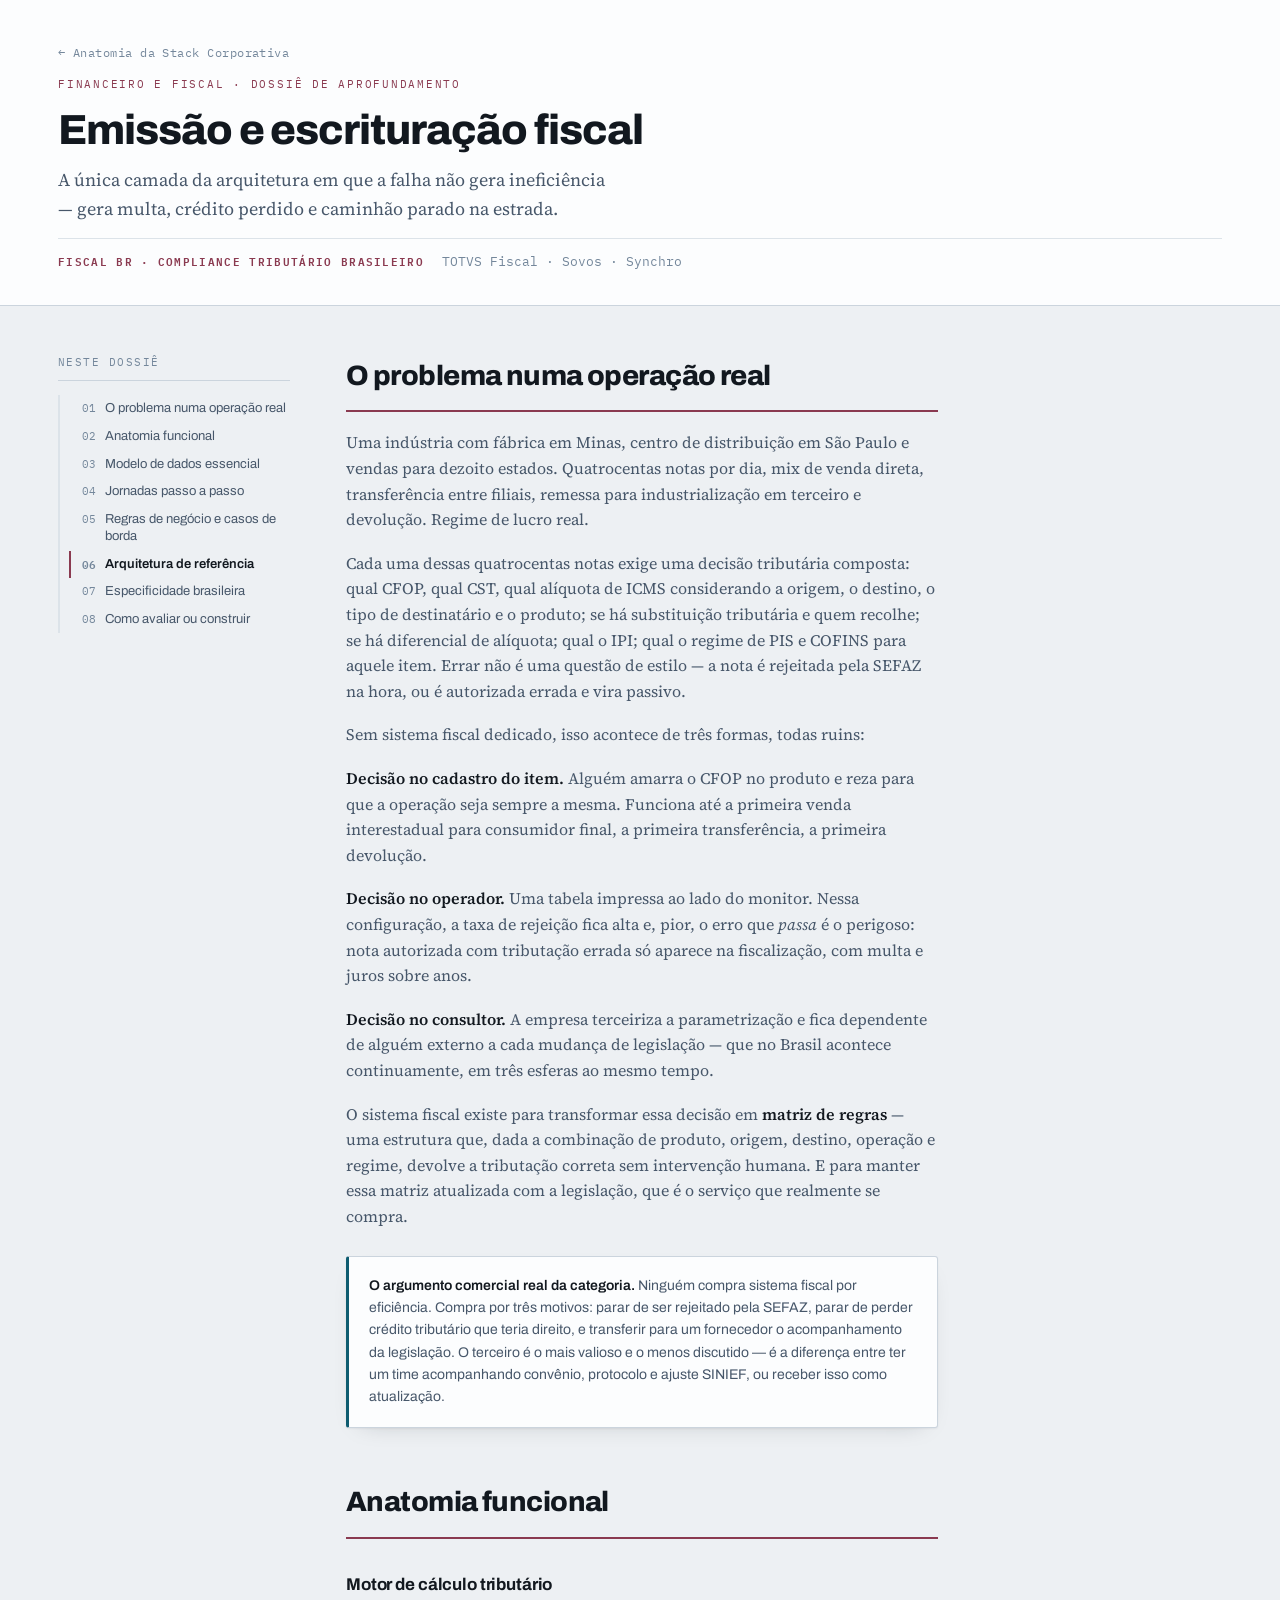
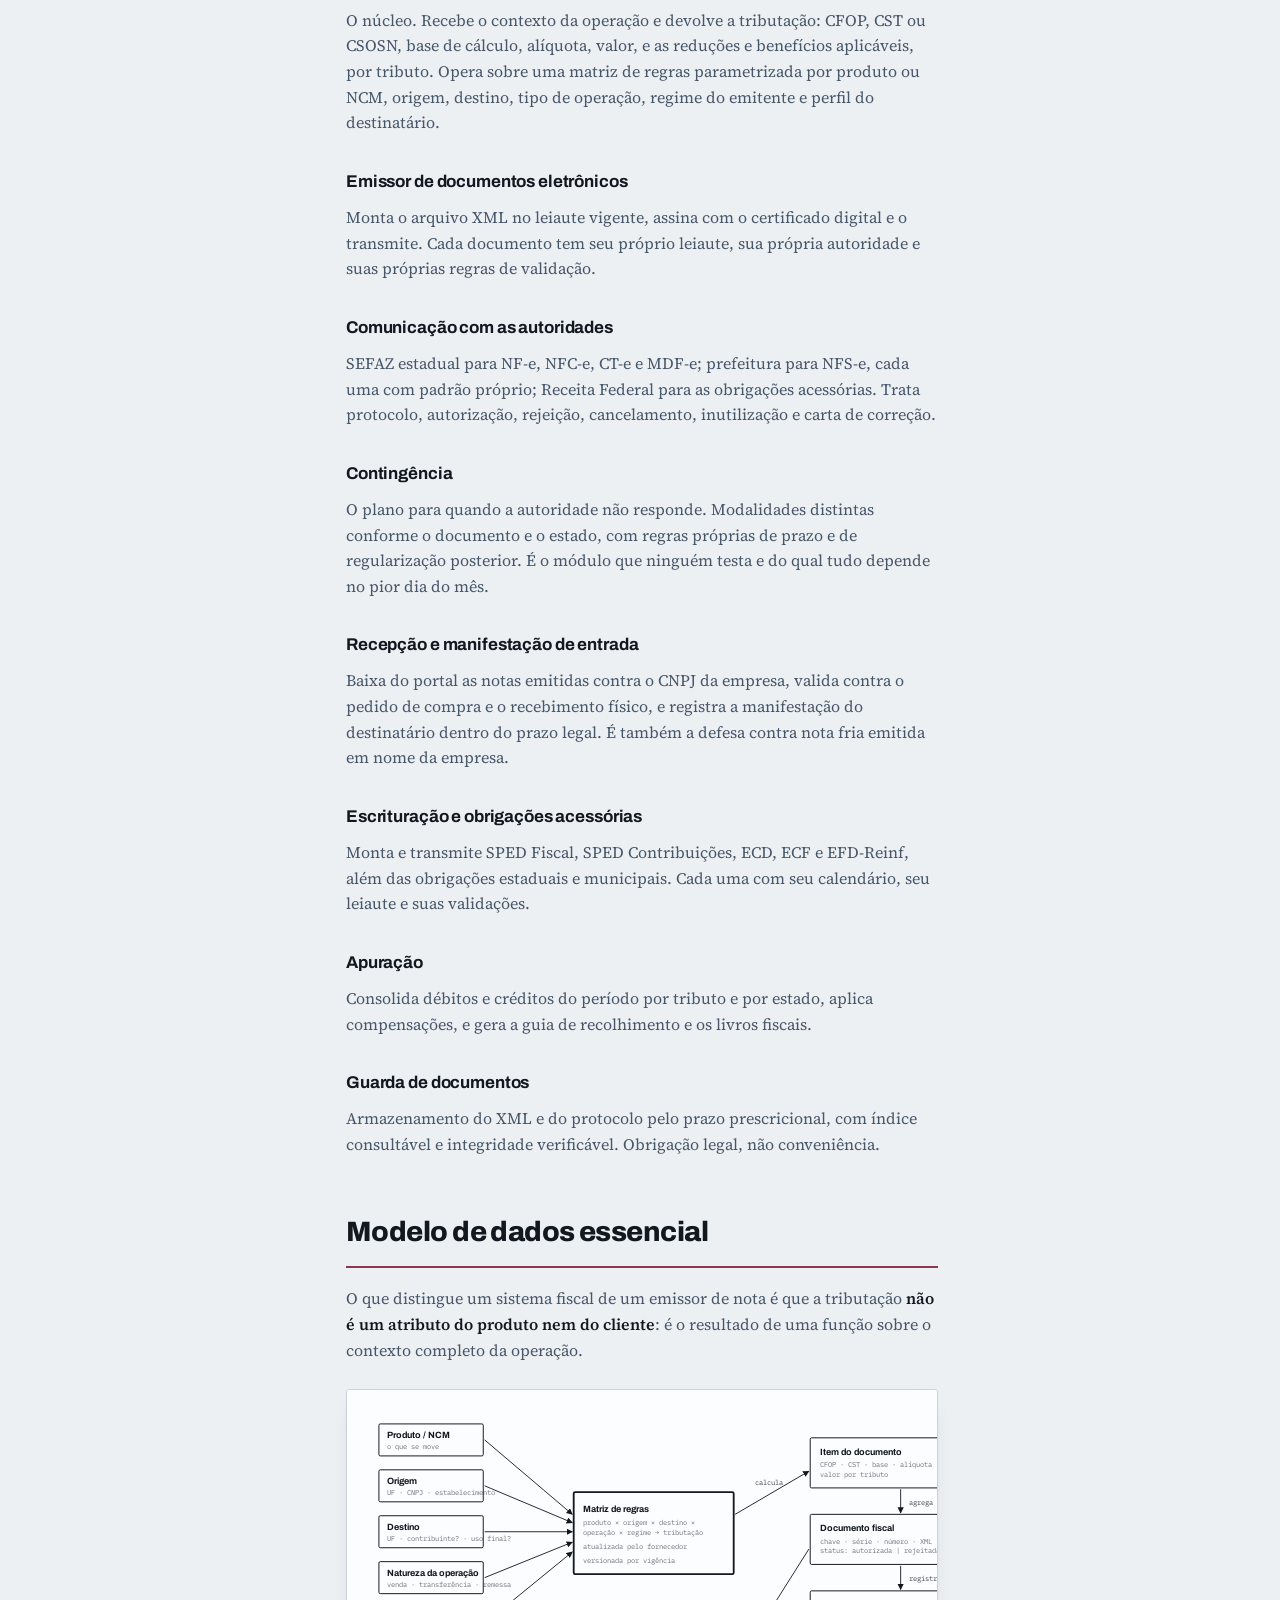
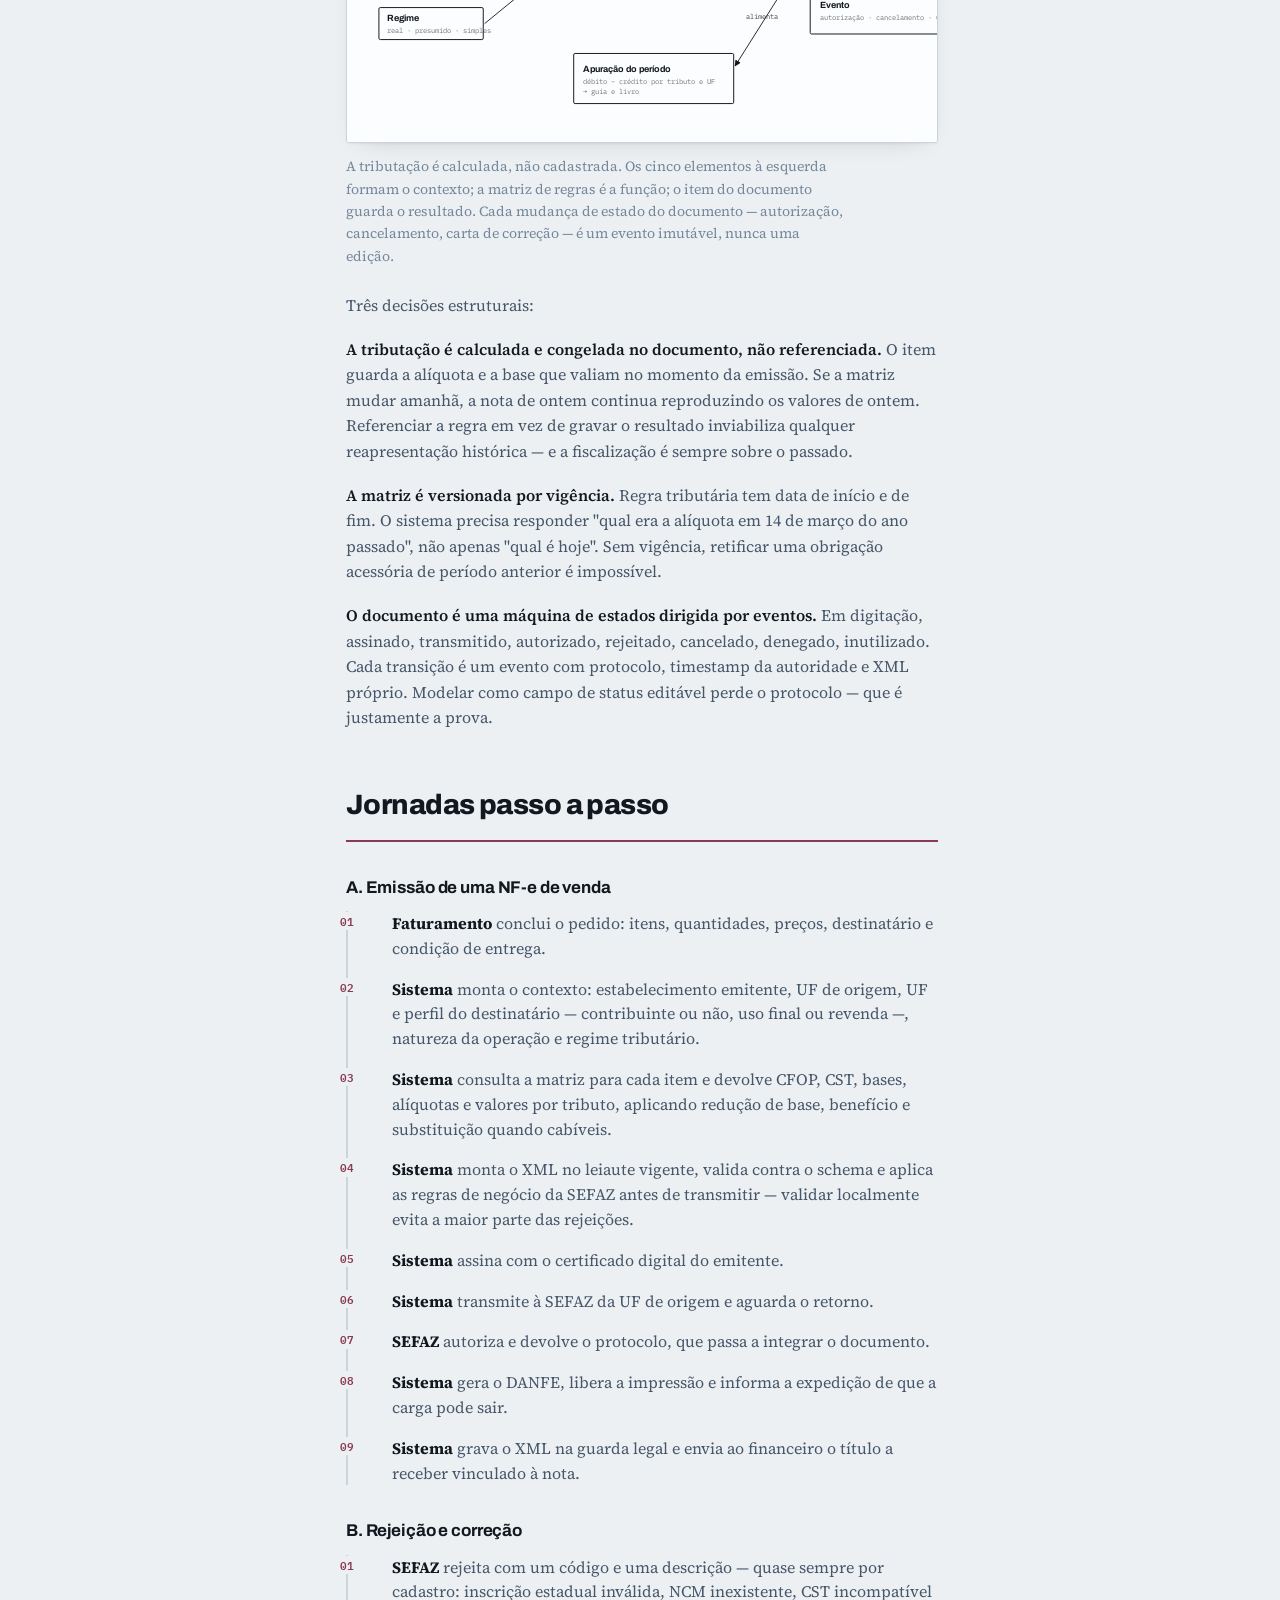
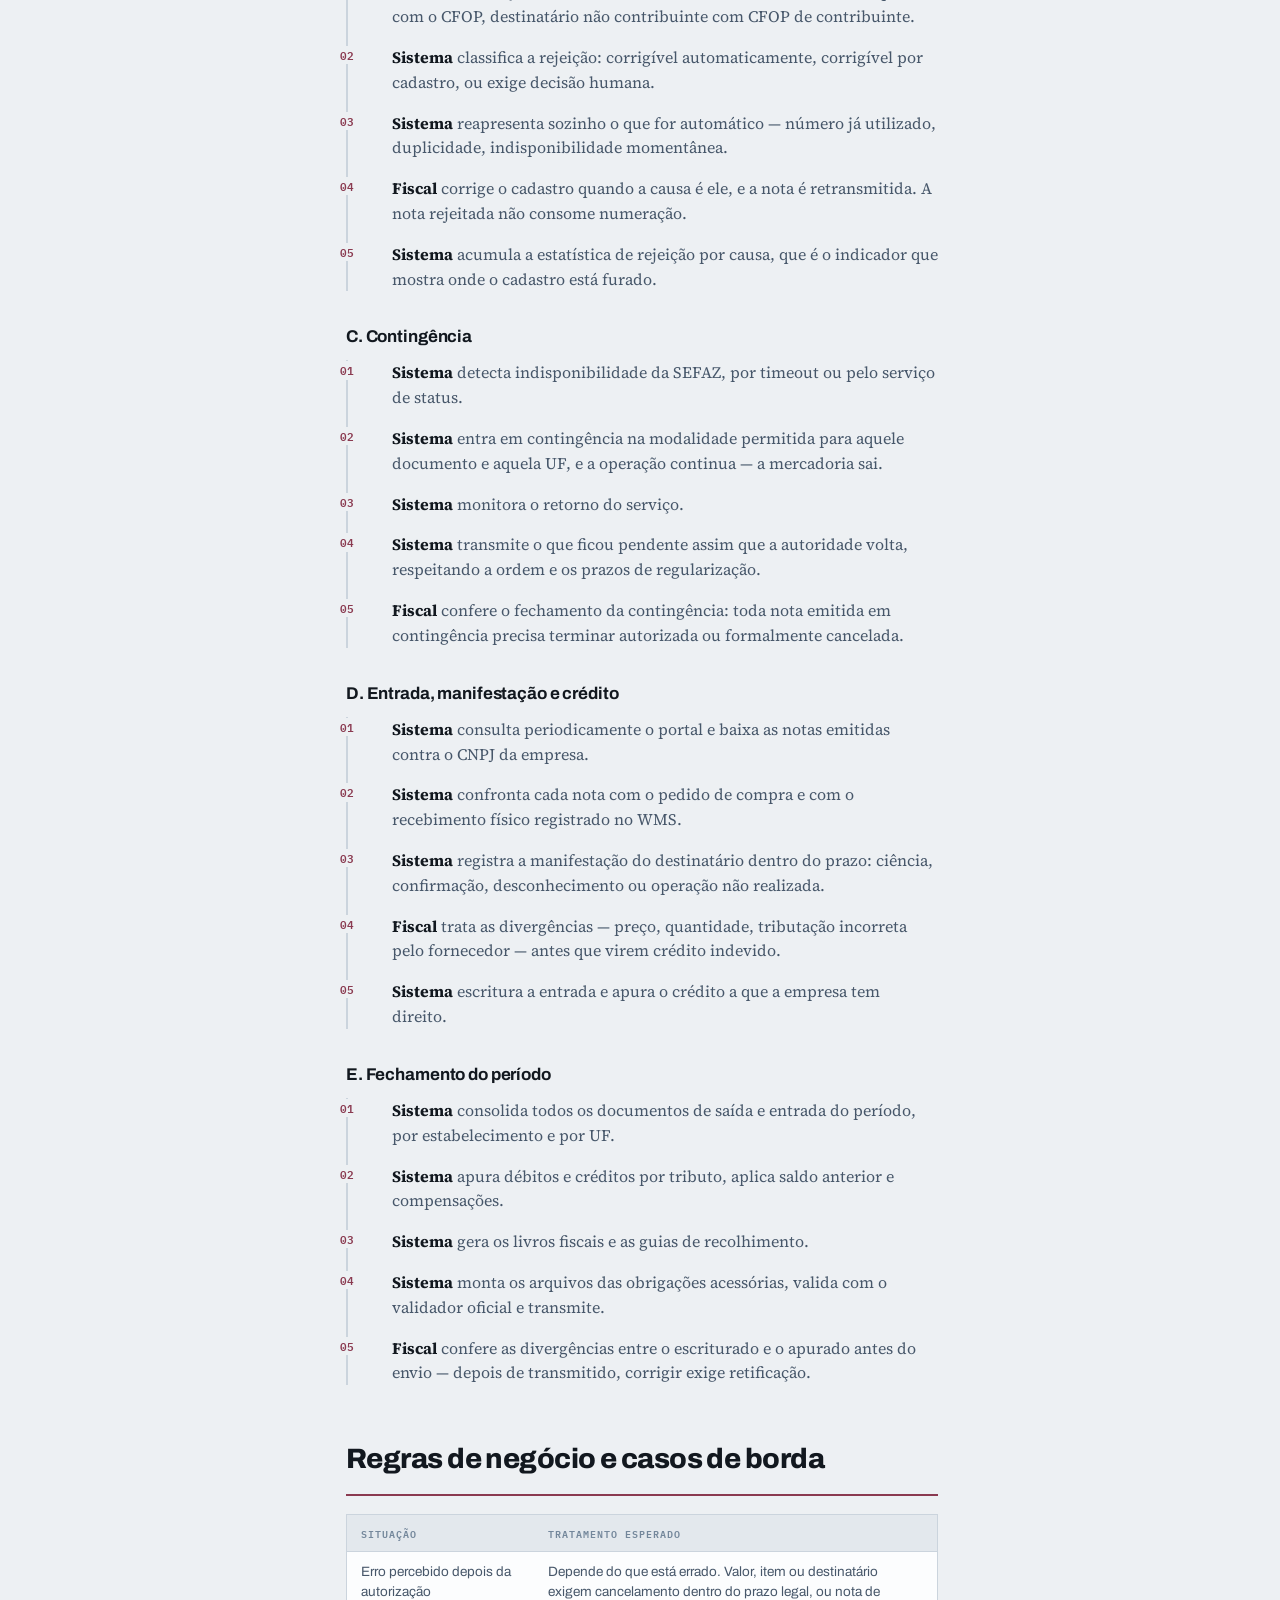
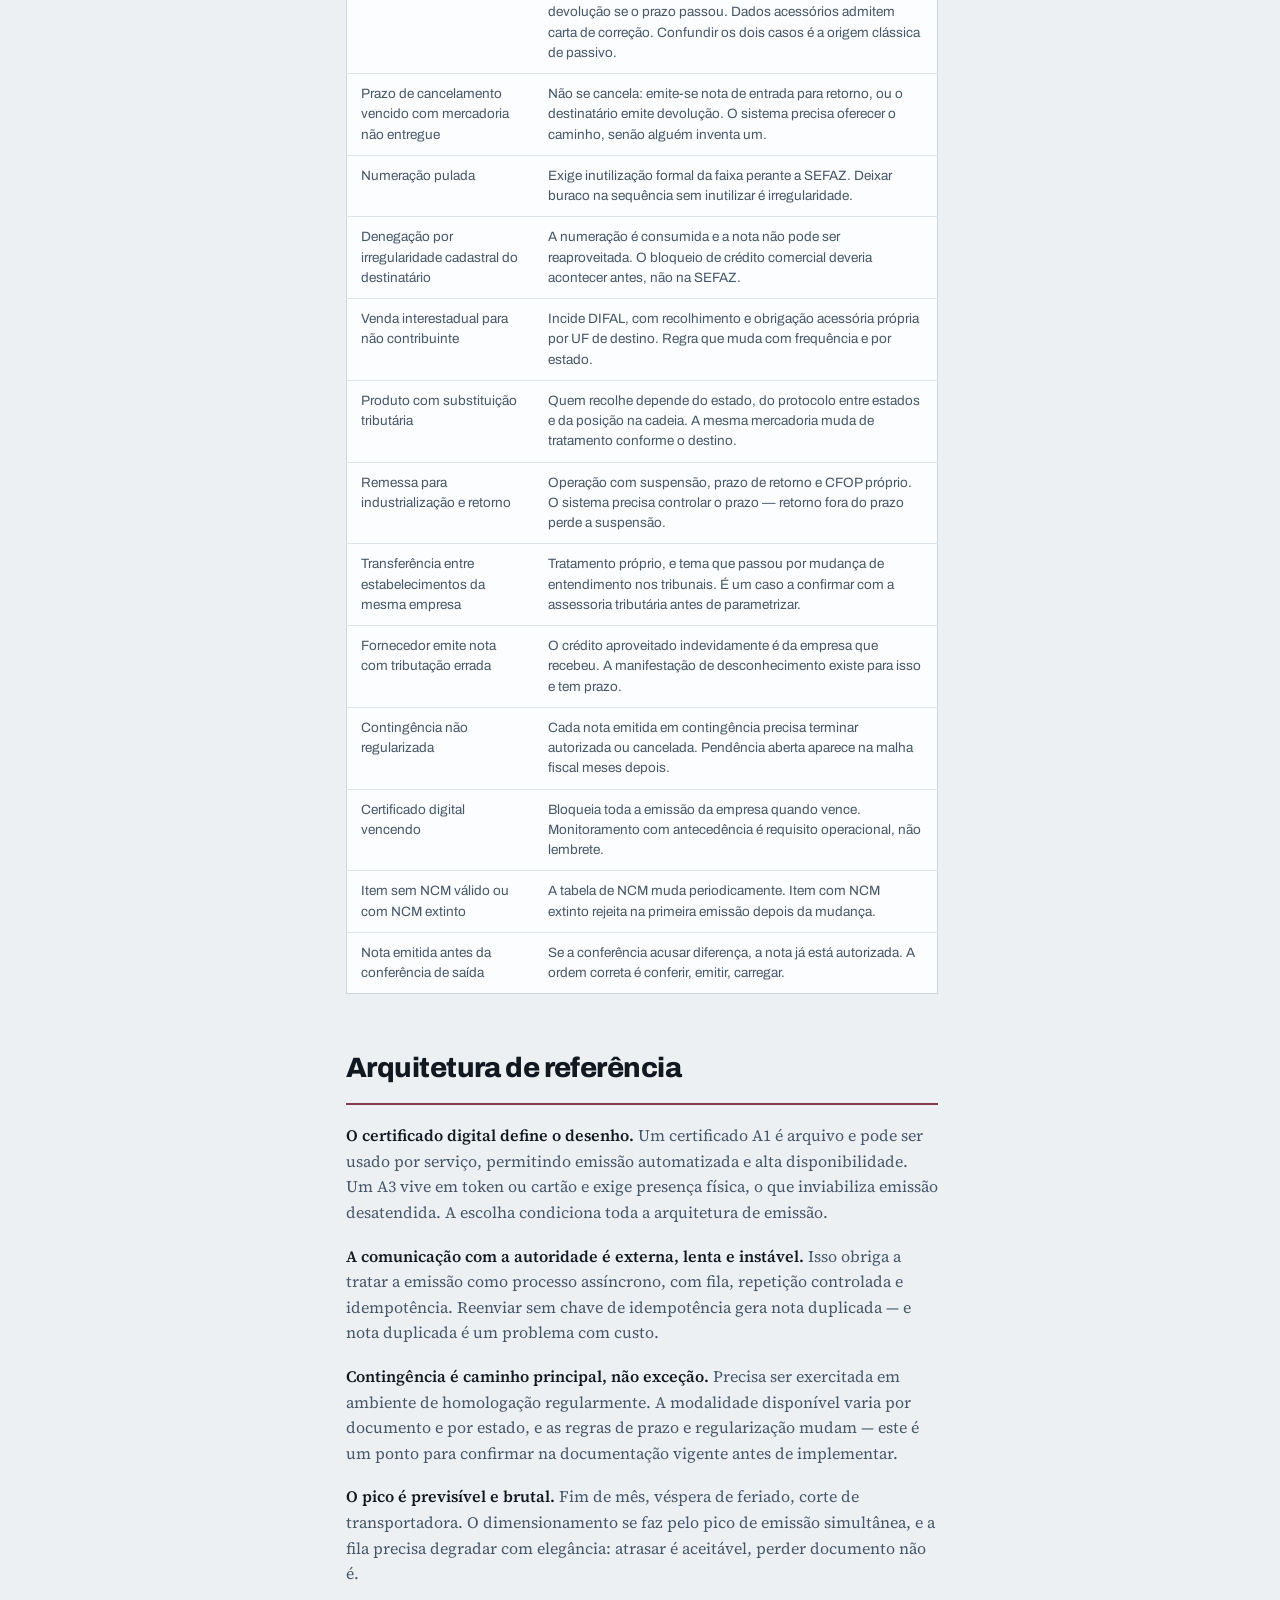
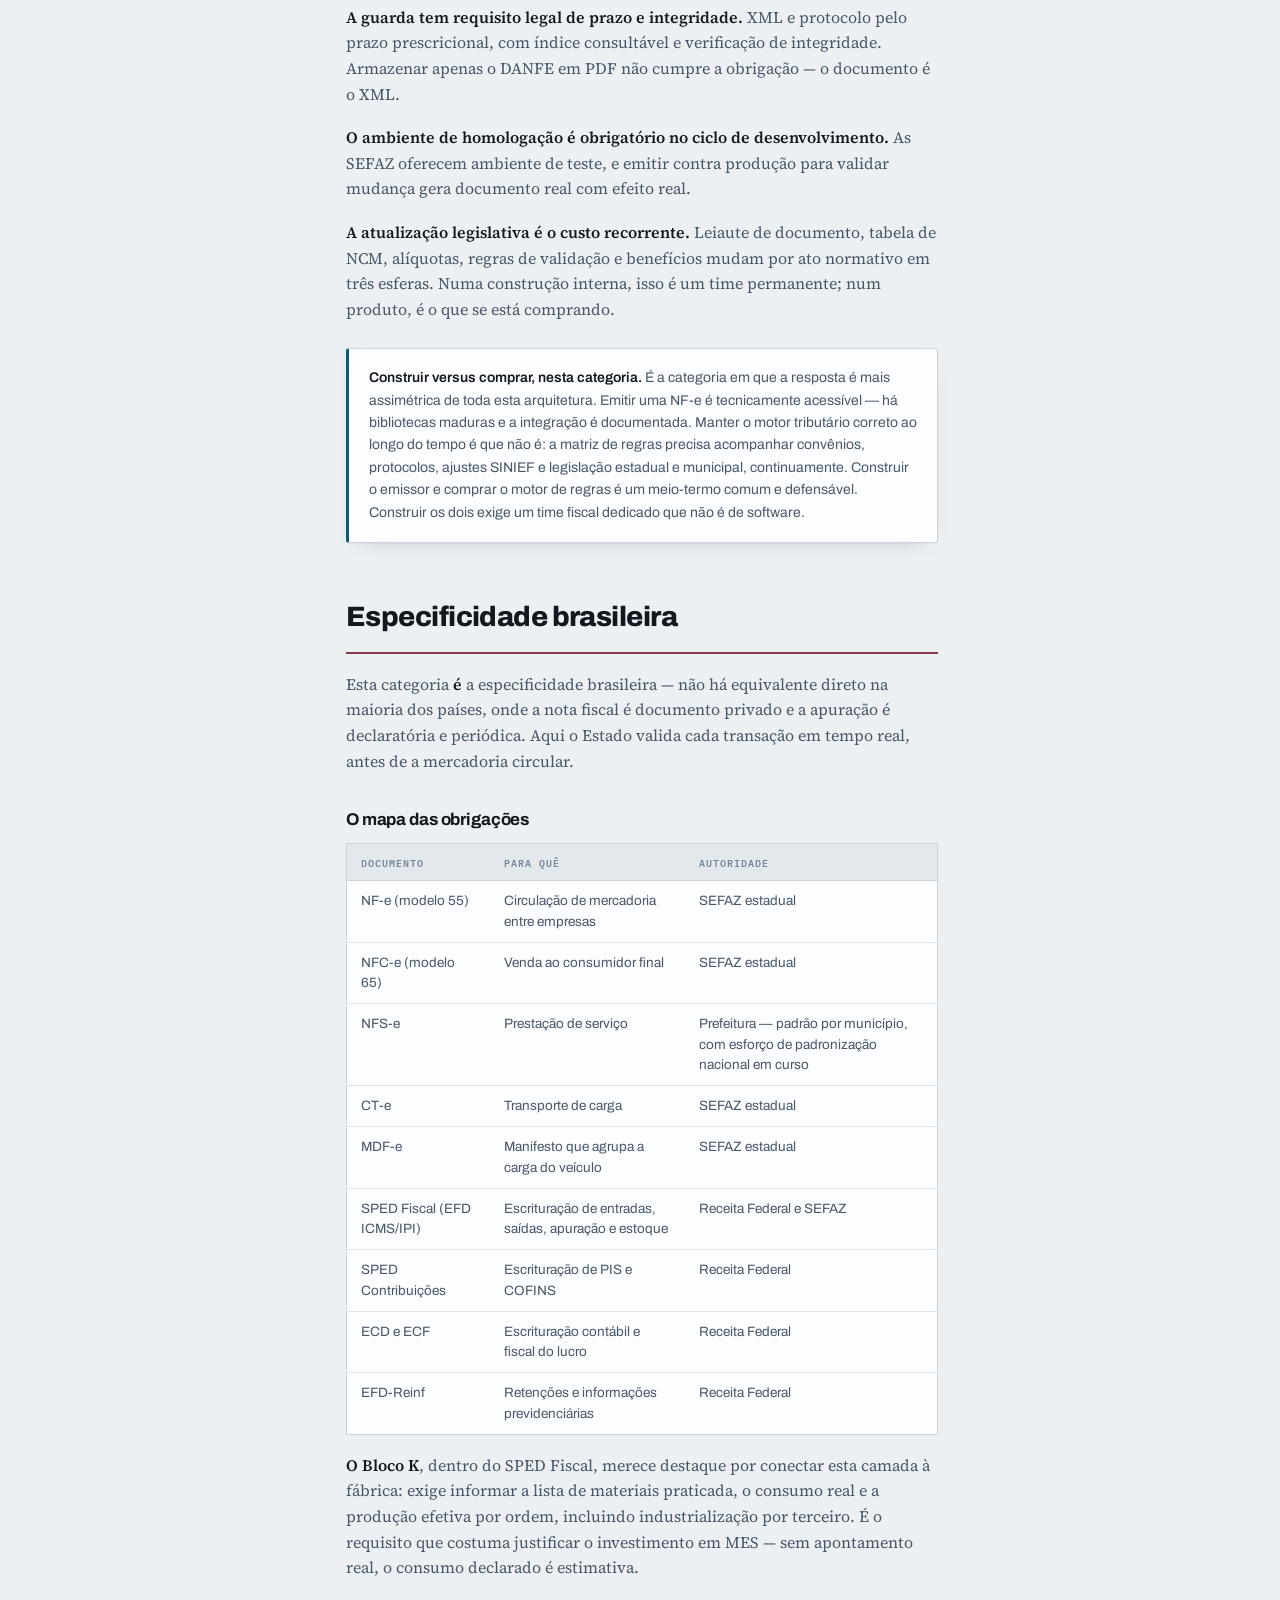
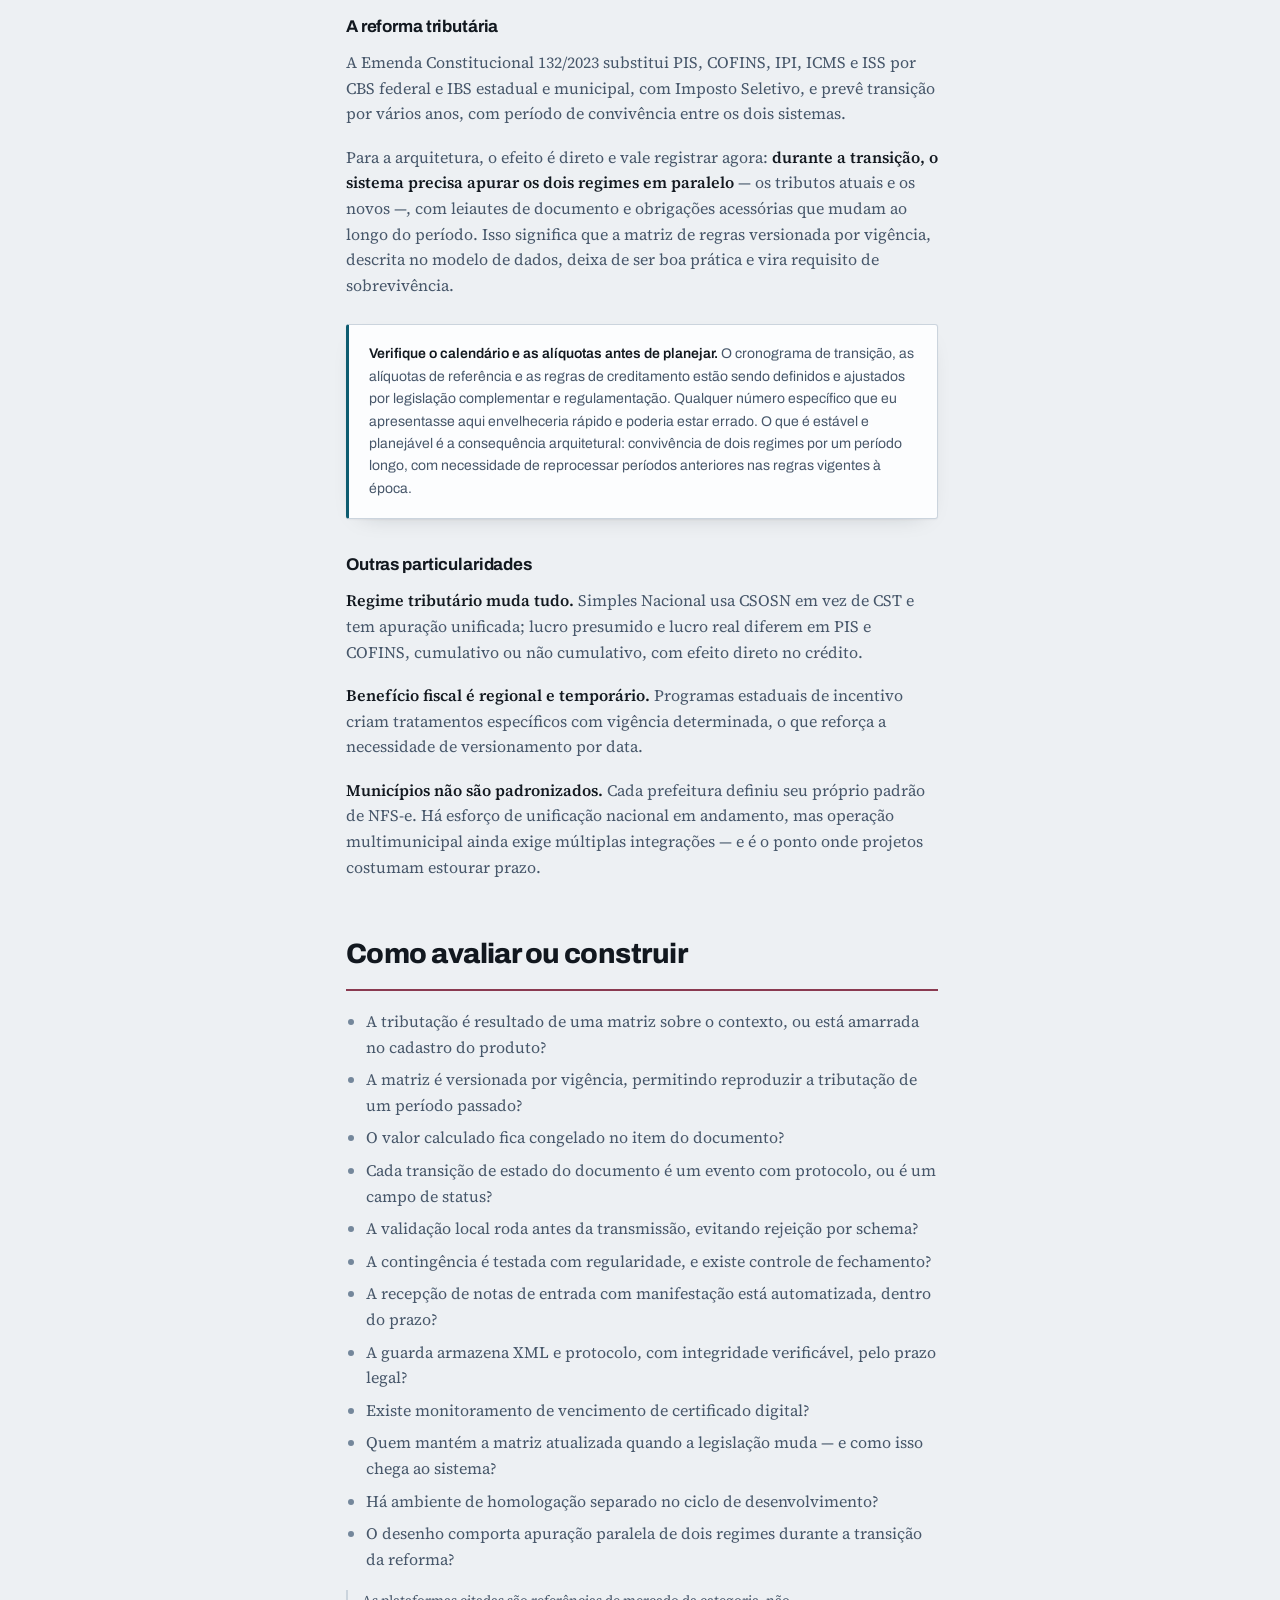
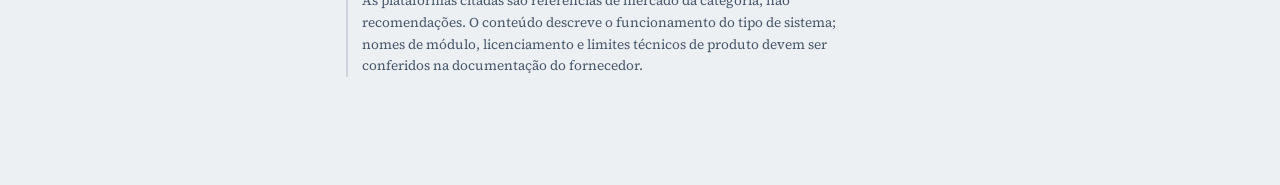
<file: fiscal/index.html>
<!doctype html>
<html lang="pt-BR">
<head>
<meta charset="utf-8">
<meta name="viewport" content="width=device-width, initial-scale=1">
<meta name="description" content="A única camada da arquitetura em que a falha não gera ineficiência — gera multa, crédito perdido e caminhão parado na estrada.">
<meta name="color-scheme" content="light dark">
<title>Emissão e escrituração fiscal — dossiê</title>
<link rel="preconnect" href="https://fonts.googleapis.com">
<link rel="preconnect" href="https://fonts.gstatic.com" crossorigin>
<link rel="stylesheet" href="https://fonts.googleapis.com/css2?family=Archivo:wght@400;500;600;700;800&family=IBM+Plex+Mono:wght@400;500;600&family=Source+Serif+4:opsz,wght@8..60,400;8..60,600&display=swap">
<link rel="stylesheet" href="../assets/style.css">
</head>
<body class="dossie" style="--dom: var(--c-fin)">

<header class="masthead">
  <div class="masthead-inner">
    <a class="voltar" href="../index.html#fiscal">&larr; Anatomia da Stack Corporativa</a>
    <div class="eyebrow">Financeiro e fiscal &middot; dossiê de aprofundamento</div>
    <h1>Emissão e escrituração fiscal</h1>
    <p class="standfirst">A única camada da arquitetura em que a falha não gera ineficiência — gera multa, crédito perdido e caminhão parado na estrada.</p>
    <div class="dossie-meta">
      <span class="sigla">Fiscal BR · Compliance tributário brasileiro</span>
      <span class="platform">TOTVS Fiscal · Sovos · Synchro</span>
    </div>
  </div>
</header>

<div class="shell">
  <nav class="rail" aria-label="Seções deste dossiê">
    <div class="rail-title">Neste dossiê</div>
    <ul class="rail-secoes">
        <li><a href="#s1"><span class="num">01</span>O problema numa operação real</a></li>
        <li><a href="#s2"><span class="num">02</span>Anatomia funcional</a></li>
        <li><a href="#s3"><span class="num">03</span>Modelo de dados essencial</a></li>
        <li><a href="#s4"><span class="num">04</span>Jornadas passo a passo</a></li>
        <li><a href="#s5"><span class="num">05</span>Regras de negócio e casos de borda</a></li>
        <li><a href="#s6"><span class="num">06</span>Arquitetura de referência</a></li>
        <li><a href="#s7"><span class="num">07</span>Especificidade brasileira</a></li>
        <li><a href="#s8"><span class="num">08</span>Como avaliar ou construir</a></li>
    </ul>
  </nav>

  <main class="prosa">
    <h2 id="s1">O problema numa operação real</h2>
    <p>Uma indústria com fábrica em Minas, centro de distribuição em São Paulo e vendas para dezoito estados. Quatrocentas notas por dia, mix de venda direta, transferência entre filiais, remessa para industrialização em terceiro e devolução. Regime de lucro real.</p>
    <p>Cada uma dessas quatrocentas notas exige uma decisão tributária composta: qual CFOP, qual CST, qual alíquota de ICMS considerando a origem, o destino, o tipo de destinatário e o produto; se há substituição tributária e quem recolhe; se há diferencial de alíquota; qual o IPI; qual o regime de PIS e COFINS para aquele item. Errar não é uma questão de estilo — a nota é rejeitada pela SEFAZ na hora, ou é autorizada errada e vira passivo.</p>
    <p>Sem sistema fiscal dedicado, isso acontece de três formas, todas ruins:</p>
    <p><strong>Decisão no cadastro do item.</strong> Alguém amarra o CFOP no produto e reza para que a operação seja sempre a mesma. Funciona até a primeira venda interestadual para consumidor final, a primeira transferência, a primeira devolução.</p>
    <p><strong>Decisão no operador.</strong> Uma tabela impressa ao lado do monitor. Nessa configuração, a taxa de rejeição fica alta e, pior, o erro que <em>passa</em> é o perigoso: nota autorizada com tributação errada só aparece na fiscalização, com multa e juros sobre anos.</p>
    <p><strong>Decisão no consultor.</strong> A empresa terceiriza a parametrização e fica dependente de alguém externo a cada mudança de legislação — que no Brasil acontece continuamente, em três esferas ao mesmo tempo.</p>
    <p>O sistema fiscal existe para transformar essa decisão em <strong>matriz de regras</strong> — uma estrutura que, dada a combinação de produto, origem, destino, operação e regime, devolve a tributação correta sem intervenção humana. E para manter essa matriz atualizada com a legislação, que é o serviço que realmente se compra.</p>
    <aside class="cx cx-nota">
    <p><strong>O argumento comercial real da categoria.</strong> Ninguém compra sistema fiscal por eficiência. Compra por três motivos: parar de ser rejeitado pela SEFAZ, parar de perder crédito tributário que teria direito, e transferir para um fornecedor o acompanhamento da legislação. O terceiro é o mais valioso e o menos discutido — é a diferença entre ter um time acompanhando convênio, protocolo e ajuste SINIEF, ou receber isso como atualização.</p>
    </aside>
    <h2 id="s2">Anatomia funcional</h2>
    <h3>Motor de cálculo tributário</h3>
    <p>O núcleo. Recebe o contexto da operação e devolve a tributação: CFOP, CST ou CSOSN, base de cálculo, alíquota, valor, e as reduções e benefícios aplicáveis, por tributo. Opera sobre uma matriz de regras parametrizada por produto ou NCM, origem, destino, tipo de operação, regime do emitente e perfil do destinatário.</p>
    <h3>Emissor de documentos eletrônicos</h3>
    <p>Monta o arquivo XML no leiaute vigente, assina com o certificado digital e o transmite. Cada documento tem seu próprio leiaute, sua própria autoridade e suas próprias regras de validação.</p>
    <h3>Comunicação com as autoridades</h3>
    <p>SEFAZ estadual para NF-e, NFC-e, CT-e e MDF-e; prefeitura para NFS-e, cada uma com padrão próprio; Receita Federal para as obrigações acessórias. Trata protocolo, autorização, rejeição, cancelamento, inutilização e carta de correção.</p>
    <h3>Contingência</h3>
    <p>O plano para quando a autoridade não responde. Modalidades distintas conforme o documento e o estado, com regras próprias de prazo e de regularização posterior. É o módulo que ninguém testa e do qual tudo depende no pior dia do mês.</p>
    <h3>Recepção e manifestação de entrada</h3>
    <p>Baixa do portal as notas emitidas contra o CNPJ da empresa, valida contra o pedido de compra e o recebimento físico, e registra a manifestação do destinatário dentro do prazo legal. É também a defesa contra nota fria emitida em nome da empresa.</p>
    <h3>Escrituração e obrigações acessórias</h3>
    <p>Monta e transmite SPED Fiscal, SPED Contribuições, ECD, ECF e EFD-Reinf, além das obrigações estaduais e municipais. Cada uma com seu calendário, seu leiaute e suas validações.</p>
    <h3>Apuração</h3>
    <p>Consolida débitos e créditos do período por tributo e por estado, aplica compensações, e gera a guia de recolhimento e os livros fiscais.</p>
    <h3>Guarda de documentos</h3>
    <p>Armazenamento do XML e do protocolo pelo prazo prescricional, com índice consultável e integridade verificável. Obrigação legal, não conveniência.</p>
    <h2 id="s3">Modelo de dados essencial</h2>
    <p>O que distingue um sistema fiscal de um emissor de nota é que a tributação <strong>não é um atributo do produto nem do cliente</strong>: é o resultado de uma função sobre o contexto completo da operação.</p>
    <figure>
    <div class="figwrap">
    <svg viewBox="0 0 920 460" role="img" aria-label="Modelo de dados fiscal: o contexto da operação — produto, origem, destino, natureza e regime — entra na matriz de regras, que devolve a tributação por item; o documento fiscal agrega os itens, e cada mudança de estado é um evento imutável ligado a ele.">
      <defs>
        <marker id="f" viewBox="0 0 10 10" refX="9" refY="5" markerWidth="7" markerHeight="7" orient="auto-start-reverse">
          <path d="M 0 0 L 10 5 L 0 10 z" fill="currentColor"/>
        </marker>
      </defs>
    
      <g fill="none" stroke="currentColor" stroke-width="1.4">
        <rect x="20" y="20"  width="150" height="46" rx="2"/>
        <rect x="20" y="86"  width="150" height="46" rx="2"/>
        <rect x="20" y="152" width="150" height="46" rx="2"/>
        <rect x="20" y="218" width="150" height="46" rx="2"/>
        <rect x="20" y="284" width="150" height="46" rx="2"/>
      </g>
      <rect x="300" y="118" width="230" height="118" rx="2" fill="none" stroke="currentColor" stroke-width="2.6"/>
      <g fill="none" stroke="currentColor" stroke-width="1.4">
        <rect x="640" y="40"  width="250" height="72" rx="2"/>
        <rect x="640" y="150" width="250" height="72" rx="2"/>
        <rect x="640" y="260" width="250" height="62" rx="2"/>
        <rect x="300" y="350" width="230" height="72" rx="2"/>
      </g>
    
      <g font-family="Archivo, sans-serif" font-size="13" font-weight="700" fill="currentColor">
        <text x="32" y="40">Produto / NCM</text>
        <text x="32" y="106">Origem</text>
        <text x="32" y="172">Destino</text>
        <text x="32" y="238">Natureza da operação</text>
        <text x="32" y="304">Regime</text>
        <text x="314" y="146">Matriz de regras</text>
        <text x="654" y="64">Item do documento</text>
        <text x="654" y="174">Documento fiscal</text>
        <text x="654" y="284">Evento</text>
        <text x="314" y="376">Apuração do período</text>
      </g>
      <g font-family="IBM Plex Mono, monospace" font-size="10" fill="currentColor" opacity=".6">
        <text x="32" y="56">o que se move</text>
        <text x="32" y="122">UF · CNPJ · estabelecimento</text>
        <text x="32" y="188">UF · contribuinte? · uso final?</text>
        <text x="32" y="254">venda · transferência · remessa</text>
        <text x="32" y="320">real · presumido · simples</text>
        <text x="314" y="166">produto × origem × destino ×</text>
        <text x="314" y="180">operação × regime → tributação</text>
        <text x="314" y="200">atualizada pelo fornecedor</text>
        <text x="314" y="220">versionada por vigência</text>
        <text x="654" y="82">CFOP · CST · base · alíquota</text>
        <text x="654" y="96">valor por tributo</text>
        <text x="654" y="192">chave · série · número · XML</text>
        <text x="654" y="206">status: autorizada | rejeitada | cancelada</text>
        <text x="654" y="302">autorização · cancelamento · CC-e · manifestação</text>
        <text x="314" y="394">débito − crédito por tributo e UF</text>
        <text x="314" y="408">→ guia e livro</text>
      </g>
    
      <g stroke="currentColor" stroke-width="1.3" marker-end="url(#f)">
        <line x1="172" y1="43"  x2="298" y2="150"/>
        <line x1="172" y1="109" x2="298" y2="162"/>
        <line x1="172" y1="175" x2="298" y2="175"/>
        <line x1="172" y1="241" x2="298" y2="190"/>
        <line x1="172" y1="307" x2="298" y2="204"/>
        <line x1="532" y1="150" x2="638" y2="88"/>
        <line x1="770" y1="114" x2="770" y2="148"/>
        <line x1="770" y1="224" x2="770" y2="258"/>
        <line x1="638" y1="200" x2="532" y2="368"/>
      </g>
    
      <g font-family="IBM Plex Mono, monospace" font-size="10" fill="currentColor" opacity=".8">
        <text x="560" y="108">calcula</text>
        <text x="782" y="136">agrega</text>
        <text x="782" y="246">registra</text>
        <text x="548" y="300">alimenta</text>
      </g>
    </svg>
    </div>
    <figcaption>A tributação é calculada, não cadastrada. Os cinco elementos à esquerda formam o contexto; a matriz de regras é a função; o item do documento guarda o resultado. Cada mudança de estado do documento — autorização, cancelamento, carta de correção — é um evento imutável, nunca uma edição.</figcaption>
    </figure>
    
    <p>Três decisões estruturais:</p>
    <p><strong>A tributação é calculada e congelada no documento, não referenciada.</strong> O item guarda a alíquota e a base que valiam no momento da emissão. Se a matriz mudar amanhã, a nota de ontem continua reproduzindo os valores de ontem. Referenciar a regra em vez de gravar o resultado inviabiliza qualquer reapresentação histórica — e a fiscalização é sempre sobre o passado.</p>
    <p><strong>A matriz é versionada por vigência.</strong> Regra tributária tem data de início e de fim. O sistema precisa responder "qual era a alíquota em 14 de março do ano passado", não apenas "qual é hoje". Sem vigência, retificar uma obrigação acessória de período anterior é impossível.</p>
    <p><strong>O documento é uma máquina de estados dirigida por eventos.</strong> Em digitação, assinado, transmitido, autorizado, rejeitado, cancelado, denegado, inutilizado. Cada transição é um evento com protocolo, timestamp da autoridade e XML próprio. Modelar como campo de status editável perde o protocolo — que é justamente a prova.</p>
    <h2 id="s4">Jornadas passo a passo</h2>
    <h3>A. Emissão de uma NF-e de venda</h3>
    <div class="jornada">
    <ol>
    <li><strong>Faturamento</strong> conclui o pedido: itens, quantidades, preços, destinatário e condição de entrega.</li>
    <li><strong>Sistema</strong> monta o contexto: estabelecimento emitente, UF de origem, UF e perfil do destinatário — contribuinte ou não, uso final ou revenda —, natureza da operação e regime tributário.</li>
    <li><strong>Sistema</strong> consulta a matriz para cada item e devolve CFOP, CST, bases, alíquotas e valores por tributo, aplicando redução de base, benefício e substituição quando cabíveis.</li>
    <li><strong>Sistema</strong> monta o XML no leiaute vigente, valida contra o schema e aplica as regras de negócio da SEFAZ antes de transmitir — validar localmente evita a maior parte das rejeições.</li>
    <li><strong>Sistema</strong> assina com o certificado digital do emitente.</li>
    <li><strong>Sistema</strong> transmite à SEFAZ da UF de origem e aguarda o retorno.</li>
    <li><strong>SEFAZ</strong> autoriza e devolve o protocolo, que passa a integrar o documento.</li>
    <li><strong>Sistema</strong> gera o DANFE, libera a impressão e informa a expedição de que a carga pode sair.</li>
    <li><strong>Sistema</strong> grava o XML na guarda legal e envia ao financeiro o título a receber vinculado à nota.</li>
    </ol>
    </div>
    <h3>B. Rejeição e correção</h3>
    <div class="jornada">
    <ol>
    <li><strong>SEFAZ</strong> rejeita com um código e uma descrição — quase sempre por cadastro: inscrição estadual inválida, NCM inexistente, CST incompatível com o CFOP, destinatário não contribuinte com CFOP de contribuinte.</li>
    <li><strong>Sistema</strong> classifica a rejeição: corrigível automaticamente, corrigível por cadastro, ou exige decisão humana.</li>
    <li><strong>Sistema</strong> reapresenta sozinho o que for automático — número já utilizado, duplicidade, indisponibilidade momentânea.</li>
    <li><strong>Fiscal</strong> corrige o cadastro quando a causa é ele, e a nota é retransmitida. A nota rejeitada não consome numeração.</li>
    <li><strong>Sistema</strong> acumula a estatística de rejeição por causa, que é o indicador que mostra onde o cadastro está furado.</li>
    </ol>
    </div>
    <h3>C. Contingência</h3>
    <div class="jornada">
    <ol>
    <li><strong>Sistema</strong> detecta indisponibilidade da SEFAZ, por timeout ou pelo serviço de status.</li>
    <li><strong>Sistema</strong> entra em contingência na modalidade permitida para aquele documento e aquela UF, e a operação continua — a mercadoria sai.</li>
    <li><strong>Sistema</strong> monitora o retorno do serviço.</li>
    <li><strong>Sistema</strong> transmite o que ficou pendente assim que a autoridade volta, respeitando a ordem e os prazos de regularização.</li>
    <li><strong>Fiscal</strong> confere o fechamento da contingência: toda nota emitida em contingência precisa terminar autorizada ou formalmente cancelada.</li>
    </ol>
    </div>
    <h3>D. Entrada, manifestação e crédito</h3>
    <div class="jornada">
    <ol>
    <li><strong>Sistema</strong> consulta periodicamente o portal e baixa as notas emitidas contra o CNPJ da empresa.</li>
    <li><strong>Sistema</strong> confronta cada nota com o pedido de compra e com o recebimento físico registrado no WMS.</li>
    <li><strong>Sistema</strong> registra a manifestação do destinatário dentro do prazo: ciência, confirmação, desconhecimento ou operação não realizada.</li>
    <li><strong>Fiscal</strong> trata as divergências — preço, quantidade, tributação incorreta pelo fornecedor — antes que virem crédito indevido.</li>
    <li><strong>Sistema</strong> escritura a entrada e apura o crédito a que a empresa tem direito.</li>
    </ol>
    </div>
    <h3>E. Fechamento do período</h3>
    <div class="jornada">
    <ol>
    <li><strong>Sistema</strong> consolida todos os documentos de saída e entrada do período, por estabelecimento e por UF.</li>
    <li><strong>Sistema</strong> apura débitos e créditos por tributo, aplica saldo anterior e compensações.</li>
    <li><strong>Sistema</strong> gera os livros fiscais e as guias de recolhimento.</li>
    <li><strong>Sistema</strong> monta os arquivos das obrigações acessórias, valida com o validador oficial e transmite.</li>
    <li><strong>Fiscal</strong> confere as divergências entre o escriturado e o apurado antes do envio — depois de transmitido, corrigir exige retificação.</li>
    </ol>
    </div>
    <h2 id="s5">Regras de negócio e casos de borda</h2>
    <table>
    <thead>
    <tr>
    <th>Situação</th>
    <th>Tratamento esperado</th>
    </tr>
    </thead>
    <tbody>
    <tr>
    <td>Erro percebido depois da autorização</td>
    <td>Depende do que está errado. Valor, item ou destinatário exigem cancelamento dentro do prazo legal, ou nota de devolução se o prazo passou. Dados acessórios admitem carta de correção. Confundir os dois casos é a origem clássica de passivo.</td>
    </tr>
    <tr>
    <td>Prazo de cancelamento vencido com mercadoria não entregue</td>
    <td>Não se cancela: emite-se nota de entrada para retorno, ou o destinatário emite devolução. O sistema precisa oferecer o caminho, senão alguém inventa um.</td>
    </tr>
    <tr>
    <td>Numeração pulada</td>
    <td>Exige inutilização formal da faixa perante a SEFAZ. Deixar buraco na sequência sem inutilizar é irregularidade.</td>
    </tr>
    <tr>
    <td>Denegação por irregularidade cadastral do destinatário</td>
    <td>A numeração é consumida e a nota não pode ser reaproveitada. O bloqueio de crédito comercial deveria acontecer antes, não na SEFAZ.</td>
    </tr>
    <tr>
    <td>Venda interestadual para não contribuinte</td>
    <td>Incide DIFAL, com recolhimento e obrigação acessória própria por UF de destino. Regra que muda com frequência e por estado.</td>
    </tr>
    <tr>
    <td>Produto com substituição tributária</td>
    <td>Quem recolhe depende do estado, do protocolo entre estados e da posição na cadeia. A mesma mercadoria muda de tratamento conforme o destino.</td>
    </tr>
    <tr>
    <td>Remessa para industrialização e retorno</td>
    <td>Operação com suspensão, prazo de retorno e CFOP próprio. O sistema precisa controlar o prazo — retorno fora do prazo perde a suspensão.</td>
    </tr>
    <tr>
    <td>Transferência entre estabelecimentos da mesma empresa</td>
    <td>Tratamento próprio, e tema que passou por mudança de entendimento nos tribunais. É um caso a confirmar com a assessoria tributária antes de parametrizar.</td>
    </tr>
    <tr>
    <td>Fornecedor emite nota com tributação errada</td>
    <td>O crédito aproveitado indevidamente é da empresa que recebeu. A manifestação de desconhecimento existe para isso e tem prazo.</td>
    </tr>
    <tr>
    <td>Contingência não regularizada</td>
    <td>Cada nota emitida em contingência precisa terminar autorizada ou cancelada. Pendência aberta aparece na malha fiscal meses depois.</td>
    </tr>
    <tr>
    <td>Certificado digital vencendo</td>
    <td>Bloqueia toda a emissão da empresa quando vence. Monitoramento com antecedência é requisito operacional, não lembrete.</td>
    </tr>
    <tr>
    <td>Item sem NCM válido ou com NCM extinto</td>
    <td>A tabela de NCM muda periodicamente. Item com NCM extinto rejeita na primeira emissão depois da mudança.</td>
    </tr>
    <tr>
    <td>Nota emitida antes da conferência de saída</td>
    <td>Se a conferência acusar diferença, a nota já está autorizada. A ordem correta é conferir, emitir, carregar.</td>
    </tr>
    </tbody>
    </table>
    <h2 id="s6">Arquitetura de referência</h2>
    <p><strong>O certificado digital define o desenho.</strong> Um certificado A1 é arquivo e pode ser usado por serviço, permitindo emissão automatizada e alta disponibilidade. Um A3 vive em token ou cartão e exige presença física, o que inviabiliza emissão desatendida. A escolha condiciona toda a arquitetura de emissão.</p>
    <p><strong>A comunicação com a autoridade é externa, lenta e instável.</strong> Isso obriga a tratar a emissão como processo assíncrono, com fila, repetição controlada e idempotência. Reenviar sem chave de idempotência gera nota duplicada — e nota duplicada é um problema com custo.</p>
    <p><strong>Contingência é caminho principal, não exceção.</strong> Precisa ser exercitada em ambiente de homologação regularmente. A modalidade disponível varia por documento e por estado, e as regras de prazo e regularização mudam — este é um ponto para confirmar na documentação vigente antes de implementar.</p>
    <p><strong>O pico é previsível e brutal.</strong> Fim de mês, véspera de feriado, corte de transportadora. O dimensionamento se faz pelo pico de emissão simultânea, e a fila precisa degradar com elegância: atrasar é aceitável, perder documento não é.</p>
    <p><strong>A guarda tem requisito legal de prazo e integridade.</strong> XML e protocolo pelo prazo prescricional, com índice consultável e verificação de integridade. Armazenar apenas o DANFE em PDF não cumpre a obrigação — o documento é o XML.</p>
    <p><strong>O ambiente de homologação é obrigatório no ciclo de desenvolvimento.</strong> As SEFAZ oferecem ambiente de teste, e emitir contra produção para validar mudança gera documento real com efeito real.</p>
    <p><strong>A atualização legislativa é o custo recorrente.</strong> Leiaute de documento, tabela de NCM, alíquotas, regras de validação e benefícios mudam por ato normativo em três esferas. Numa construção interna, isso é um time permanente; num produto, é o que se está comprando.</p>
    <aside class="cx cx-nota">
    <p><strong>Construir versus comprar, nesta categoria.</strong> É a categoria em que a resposta é mais assimétrica de toda esta arquitetura. Emitir uma NF-e é tecnicamente acessível — há bibliotecas maduras e a integração é documentada. Manter o motor tributário correto ao longo do tempo é que não é: a matriz de regras precisa acompanhar convênios, protocolos, ajustes SINIEF e legislação estadual e municipal, continuamente. Construir o emissor e comprar o motor de regras é um meio-termo comum e defensável. Construir os dois exige um time fiscal dedicado que não é de software.</p>
    </aside>
    <h2 id="s7">Especificidade brasileira</h2>
    <p>Esta categoria <strong>é</strong> a especificidade brasileira — não há equivalente direto na maioria dos países, onde a nota fiscal é documento privado e a apuração é declaratória e periódica. Aqui o Estado valida cada transação em tempo real, antes de a mercadoria circular.</p>
    <h3>O mapa das obrigações</h3>
    <table>
    <thead>
    <tr>
    <th>Documento</th>
    <th>Para quê</th>
    <th>Autoridade</th>
    </tr>
    </thead>
    <tbody>
    <tr>
    <td>NF-e (modelo 55)</td>
    <td>Circulação de mercadoria entre empresas</td>
    <td>SEFAZ estadual</td>
    </tr>
    <tr>
    <td>NFC-e (modelo 65)</td>
    <td>Venda ao consumidor final</td>
    <td>SEFAZ estadual</td>
    </tr>
    <tr>
    <td>NFS-e</td>
    <td>Prestação de serviço</td>
    <td>Prefeitura — padrão por município, com esforço de padronização nacional em curso</td>
    </tr>
    <tr>
    <td>CT-e</td>
    <td>Transporte de carga</td>
    <td>SEFAZ estadual</td>
    </tr>
    <tr>
    <td>MDF-e</td>
    <td>Manifesto que agrupa a carga do veículo</td>
    <td>SEFAZ estadual</td>
    </tr>
    <tr>
    <td>SPED Fiscal (EFD ICMS/IPI)</td>
    <td>Escrituração de entradas, saídas, apuração e estoque</td>
    <td>Receita Federal e SEFAZ</td>
    </tr>
    <tr>
    <td>SPED Contribuições</td>
    <td>Escrituração de PIS e COFINS</td>
    <td>Receita Federal</td>
    </tr>
    <tr>
    <td>ECD e ECF</td>
    <td>Escrituração contábil e fiscal do lucro</td>
    <td>Receita Federal</td>
    </tr>
    <tr>
    <td>EFD-Reinf</td>
    <td>Retenções e informações previdenciárias</td>
    <td>Receita Federal</td>
    </tr>
    </tbody>
    </table>
    <p><strong>O Bloco K</strong>, dentro do SPED Fiscal, merece destaque por conectar esta camada à fábrica: exige informar a lista de materiais praticada, o consumo real e a produção efetiva por ordem, incluindo industrialização por terceiro. É o requisito que costuma justificar o investimento em MES — sem apontamento real, o consumo declarado é estimativa.</p>
    <h3>A reforma tributária</h3>
    <p>A Emenda Constitucional 132/2023 substitui PIS, COFINS, IPI, ICMS e ISS por CBS federal e IBS estadual e municipal, com Imposto Seletivo, e prevê transição por vários anos, com período de convivência entre os dois sistemas.</p>
    <p>Para a arquitetura, o efeito é direto e vale registrar agora: <strong>durante a transição, o sistema precisa apurar os dois regimes em paralelo</strong> — os tributos atuais e os novos —, com leiautes de documento e obrigações acessórias que mudam ao longo do período. Isso significa que a matriz de regras versionada por vigência, descrita no modelo de dados, deixa de ser boa prática e vira requisito de sobrevivência.</p>
    <aside class="cx cx-nota">
    <p><strong>Verifique o calendário e as alíquotas antes de planejar.</strong> O cronograma de transição, as alíquotas de referência e as regras de creditamento estão sendo definidos e ajustados por legislação complementar e regulamentação. Qualquer número específico que eu apresentasse aqui envelheceria rápido e poderia estar errado. O que é estável e planejável é a consequência arquitetural: convivência de dois regimes por um período longo, com necessidade de reprocessar períodos anteriores nas regras vigentes à época.</p>
    </aside>
    <h3>Outras particularidades</h3>
    <p><strong>Regime tributário muda tudo.</strong> Simples Nacional usa CSOSN em vez de CST e tem apuração unificada; lucro presumido e lucro real diferem em PIS e COFINS, cumulativo ou não cumulativo, com efeito direto no crédito.</p>
    <p><strong>Benefício fiscal é regional e temporário.</strong> Programas estaduais de incentivo criam tratamentos específicos com vigência determinada, o que reforça a necessidade de versionamento por data.</p>
    <p><strong>Municípios não são padronizados.</strong> Cada prefeitura definiu seu próprio padrão de NFS-e. Há esforço de unificação nacional em andamento, mas operação multimunicipal ainda exige múltiplas integrações — e é o ponto onde projetos costumam estourar prazo.</p>
    <h2 id="s8">Como avaliar ou construir</h2>
    <ul>
    <li>A tributação é resultado de uma matriz sobre o contexto, ou está amarrada no cadastro do produto?</li>
    <li>A matriz é versionada por vigência, permitindo reproduzir a tributação de um período passado?</li>
    <li>O valor calculado fica congelado no item do documento?</li>
    <li>Cada transição de estado do documento é um evento com protocolo, ou é um campo de status?</li>
    <li>A validação local roda antes da transmissão, evitando rejeição por schema?</li>
    <li>A contingência é testada com regularidade, e existe controle de fechamento?</li>
    <li>A recepção de notas de entrada com manifestação está automatizada, dentro do prazo?</li>
    <li>A guarda armazena XML e protocolo, com integridade verificável, pelo prazo legal?</li>
    <li>Existe monitoramento de vencimento de certificado digital?</li>
    <li>Quem mantém a matriz atualizada quando a legislação muda — e como isso chega ao sistema?</li>
    <li>Há ambiente de homologação separado no ciclo de desenvolvimento?</li>
    <li>O desenho comporta apuração paralela de dois regimes durante a transição da reforma?</li>
    </ul>
    <p class="note">As plataformas citadas são referências de mercado da categoria, não recomendações. O conteúdo descreve o funcionamento do tipo de sistema; nomes de módulo, licenciamento e limites técnicos de produto devem ser conferidos na documentação do fornecedor.</p>
  </main>
</div>

<script>
  (function () {
    var links = Array.prototype.slice.call(document.querySelectorAll('.rail-secoes a'));
    var map = {}, alvos = [];
    links.forEach(function (a) {
      var el = document.querySelector(a.getAttribute('href'));
      if (el) { map[el.id] = a; alvos.push(el); }
    });
    if (!('IntersectionObserver' in window) || !alvos.length) return;
    var io = new IntersectionObserver(function (es) {
      es.forEach(function (e) {
        if (e.isIntersecting) {
          links.forEach(function (l) { l.classList.remove('on'); });
          map[e.target.id].classList.add('on');
        }
      });
    }, { rootMargin: '-12% 0px -70% 0px', threshold: 0 });
    alvos.forEach(function (t) { io.observe(t); });
  })();
</script>
</body>
</html>
</file>
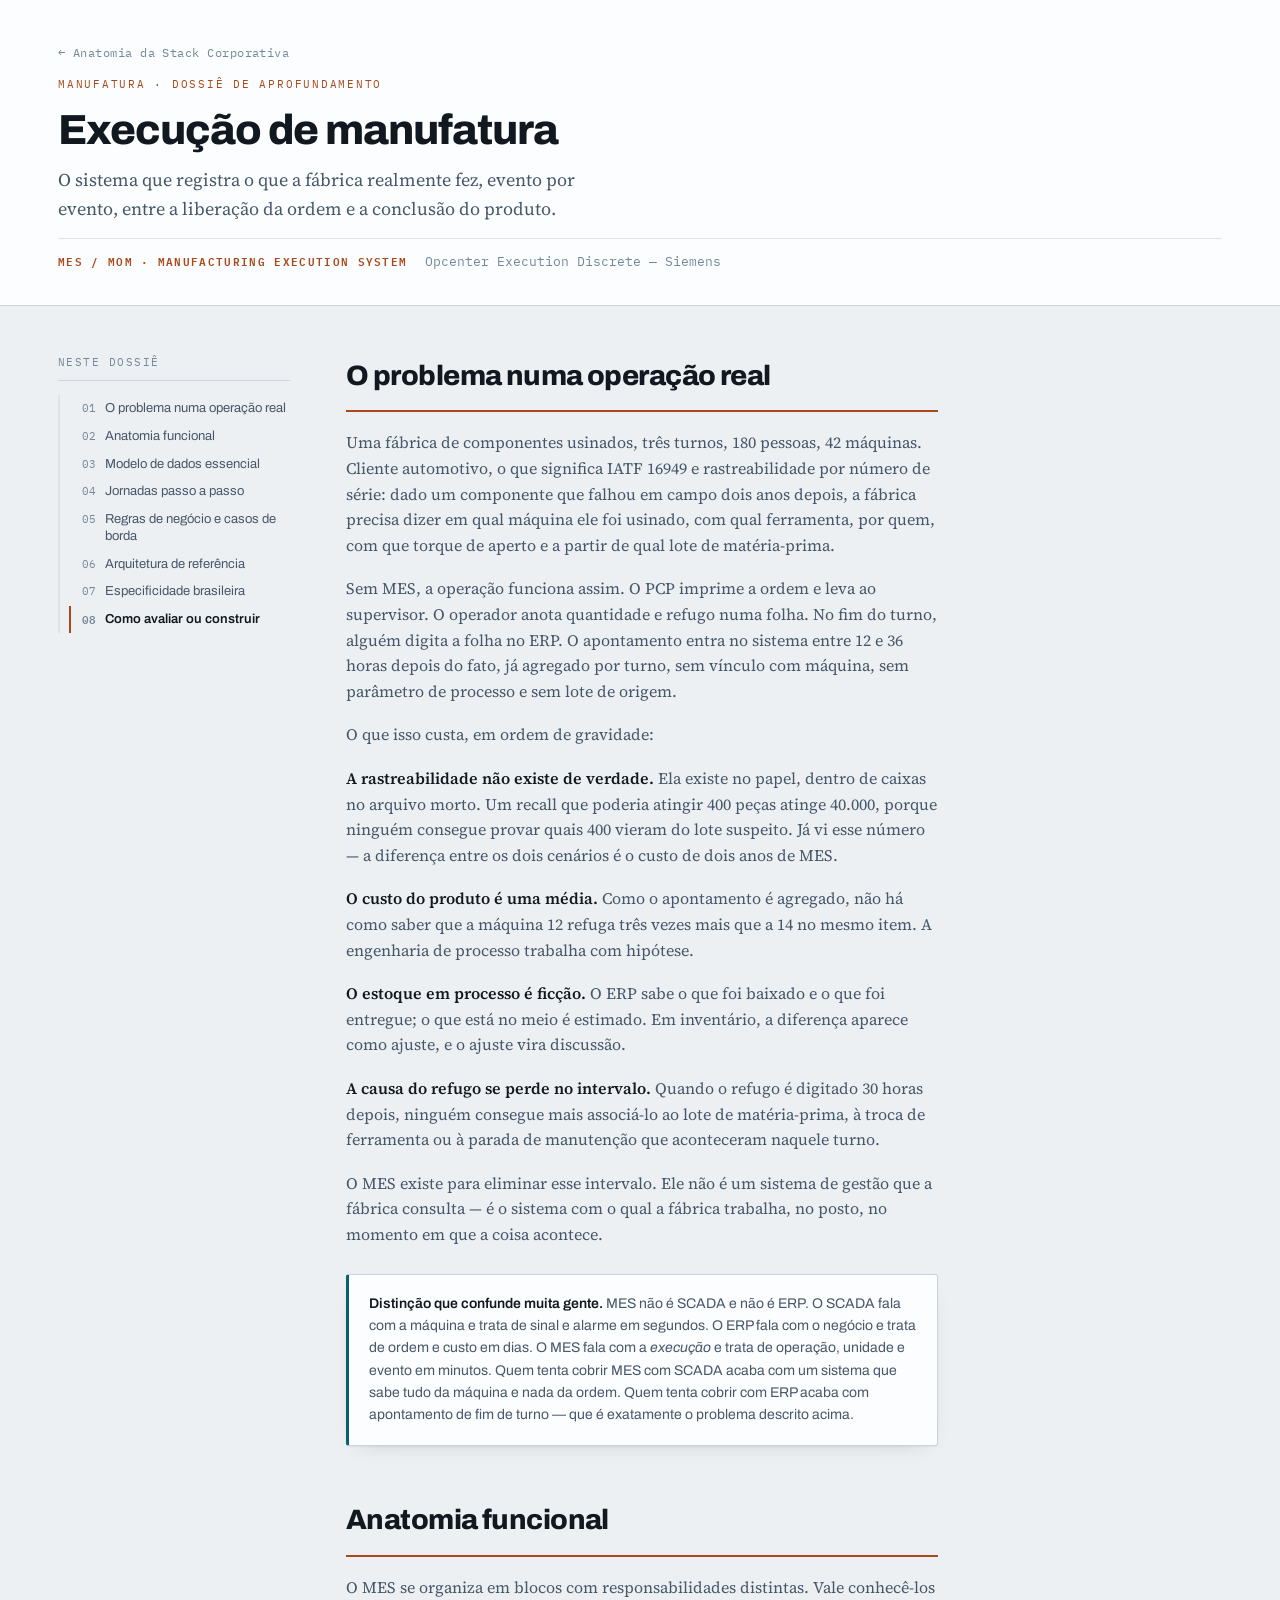
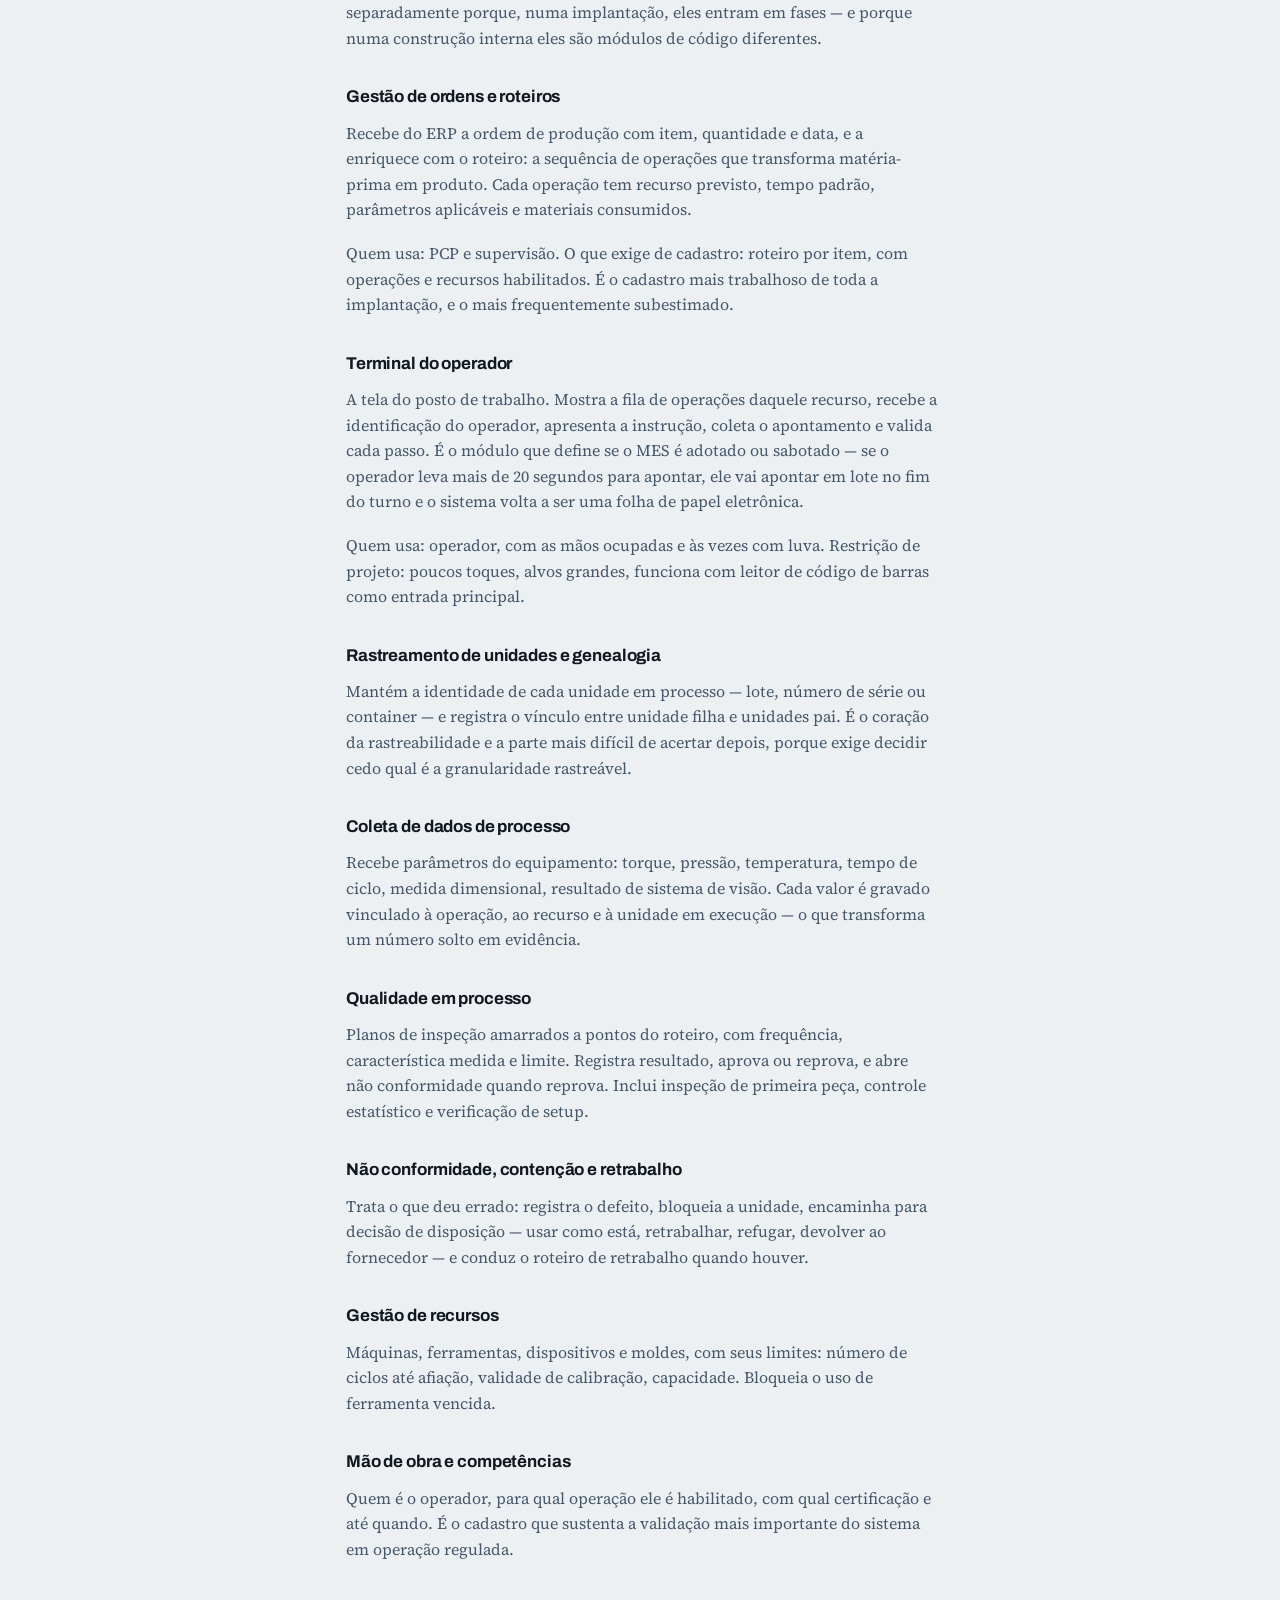
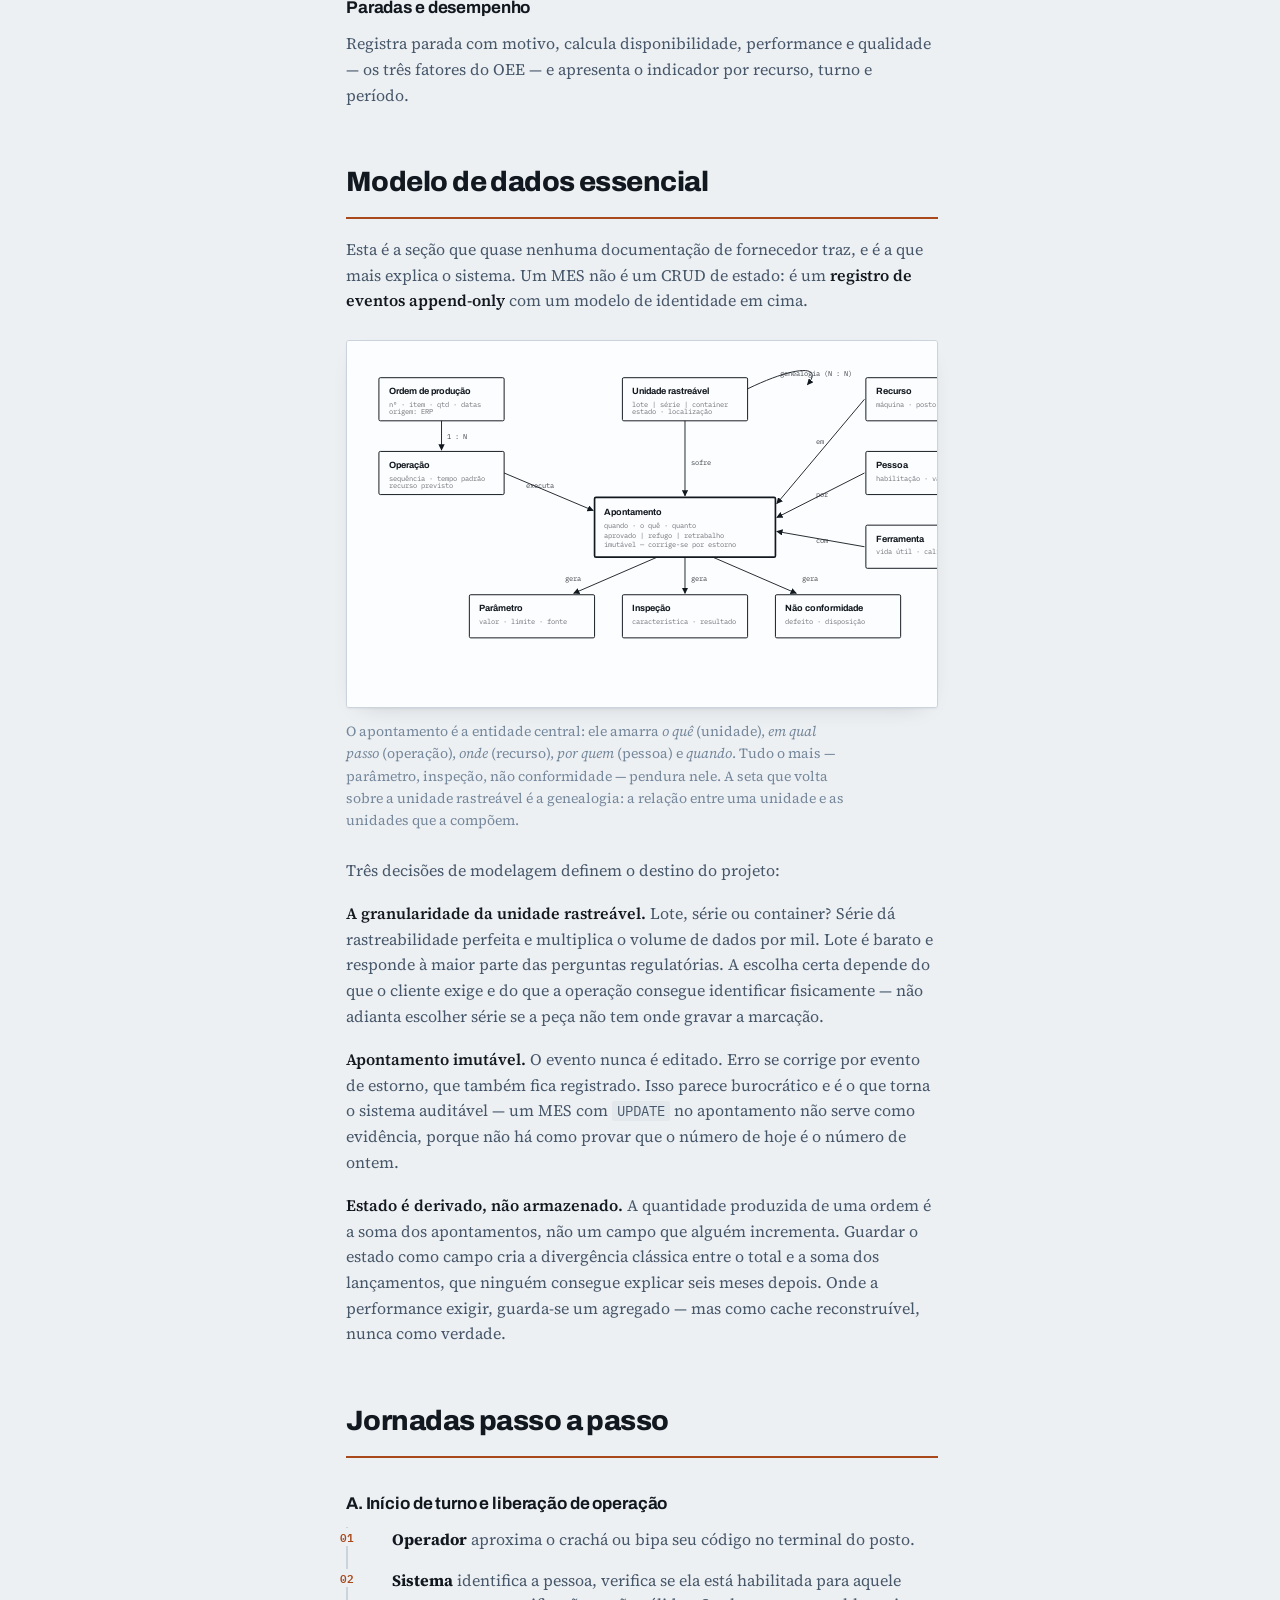
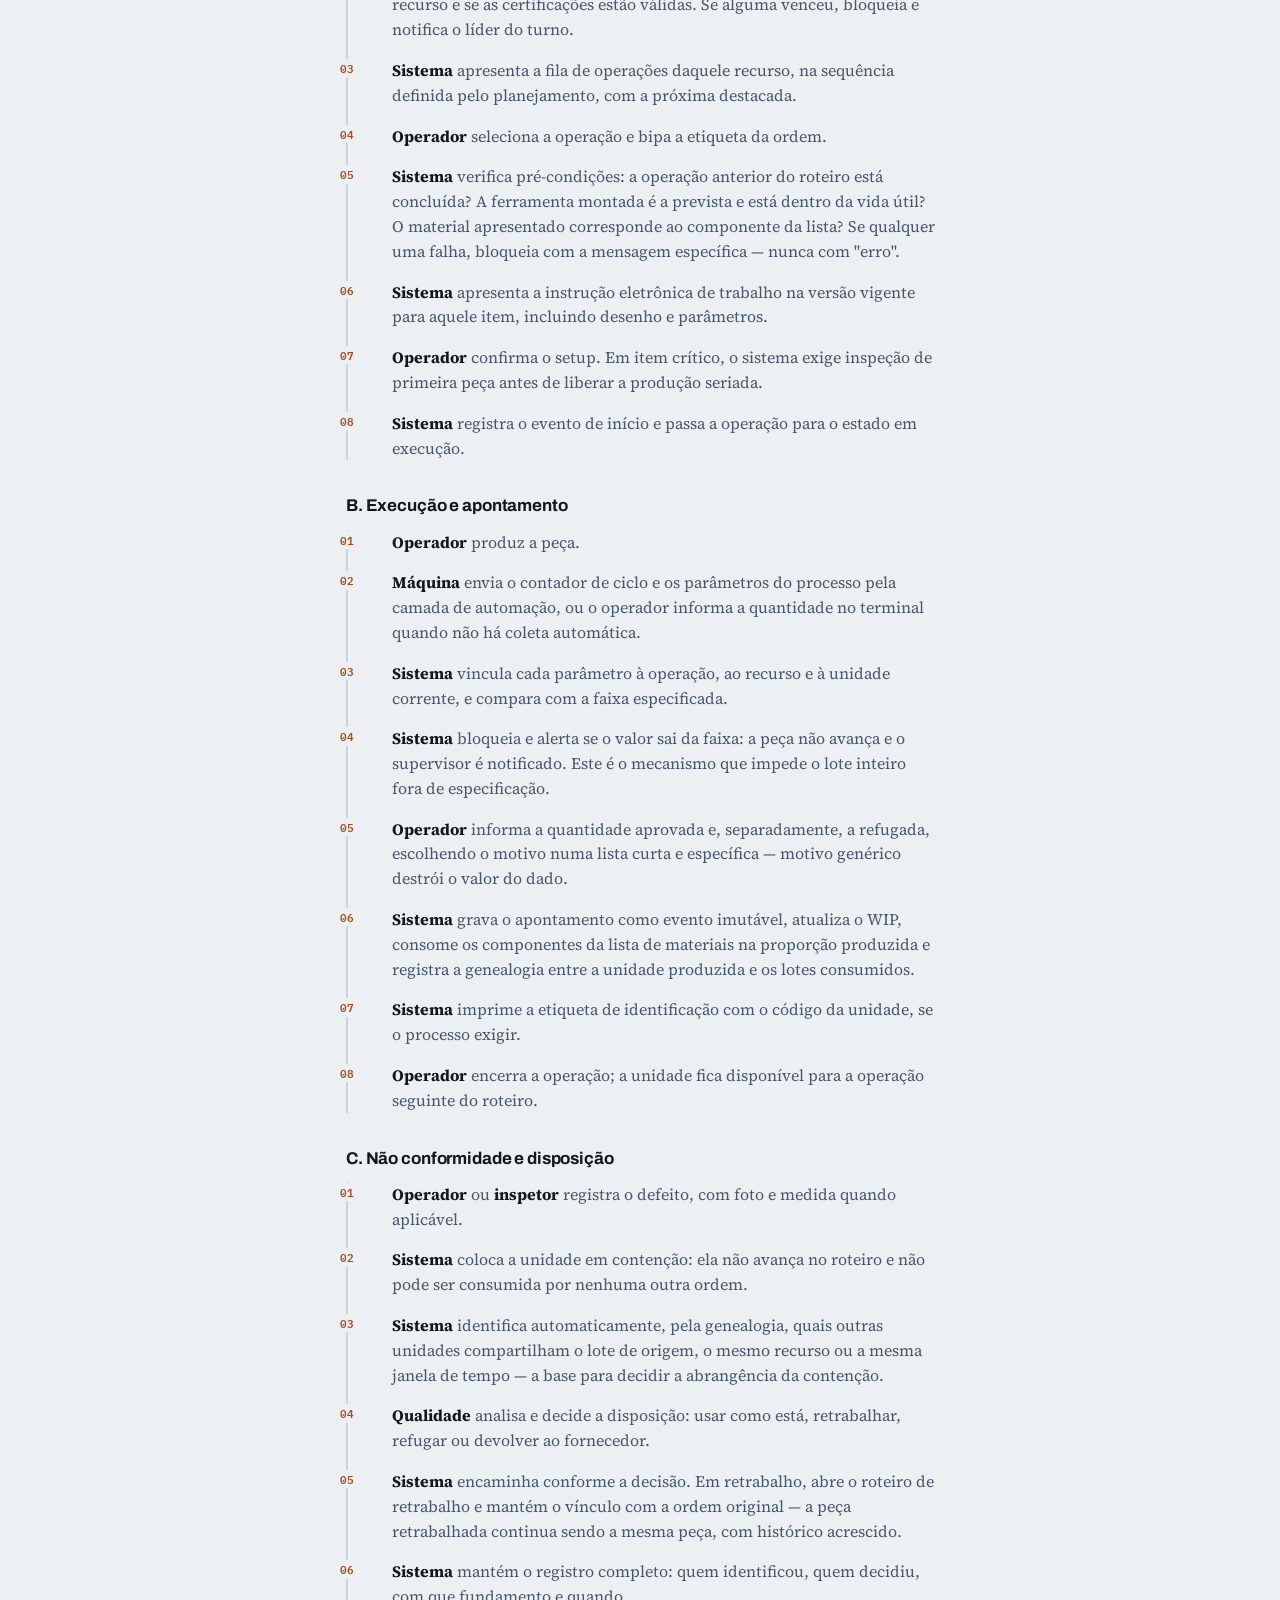
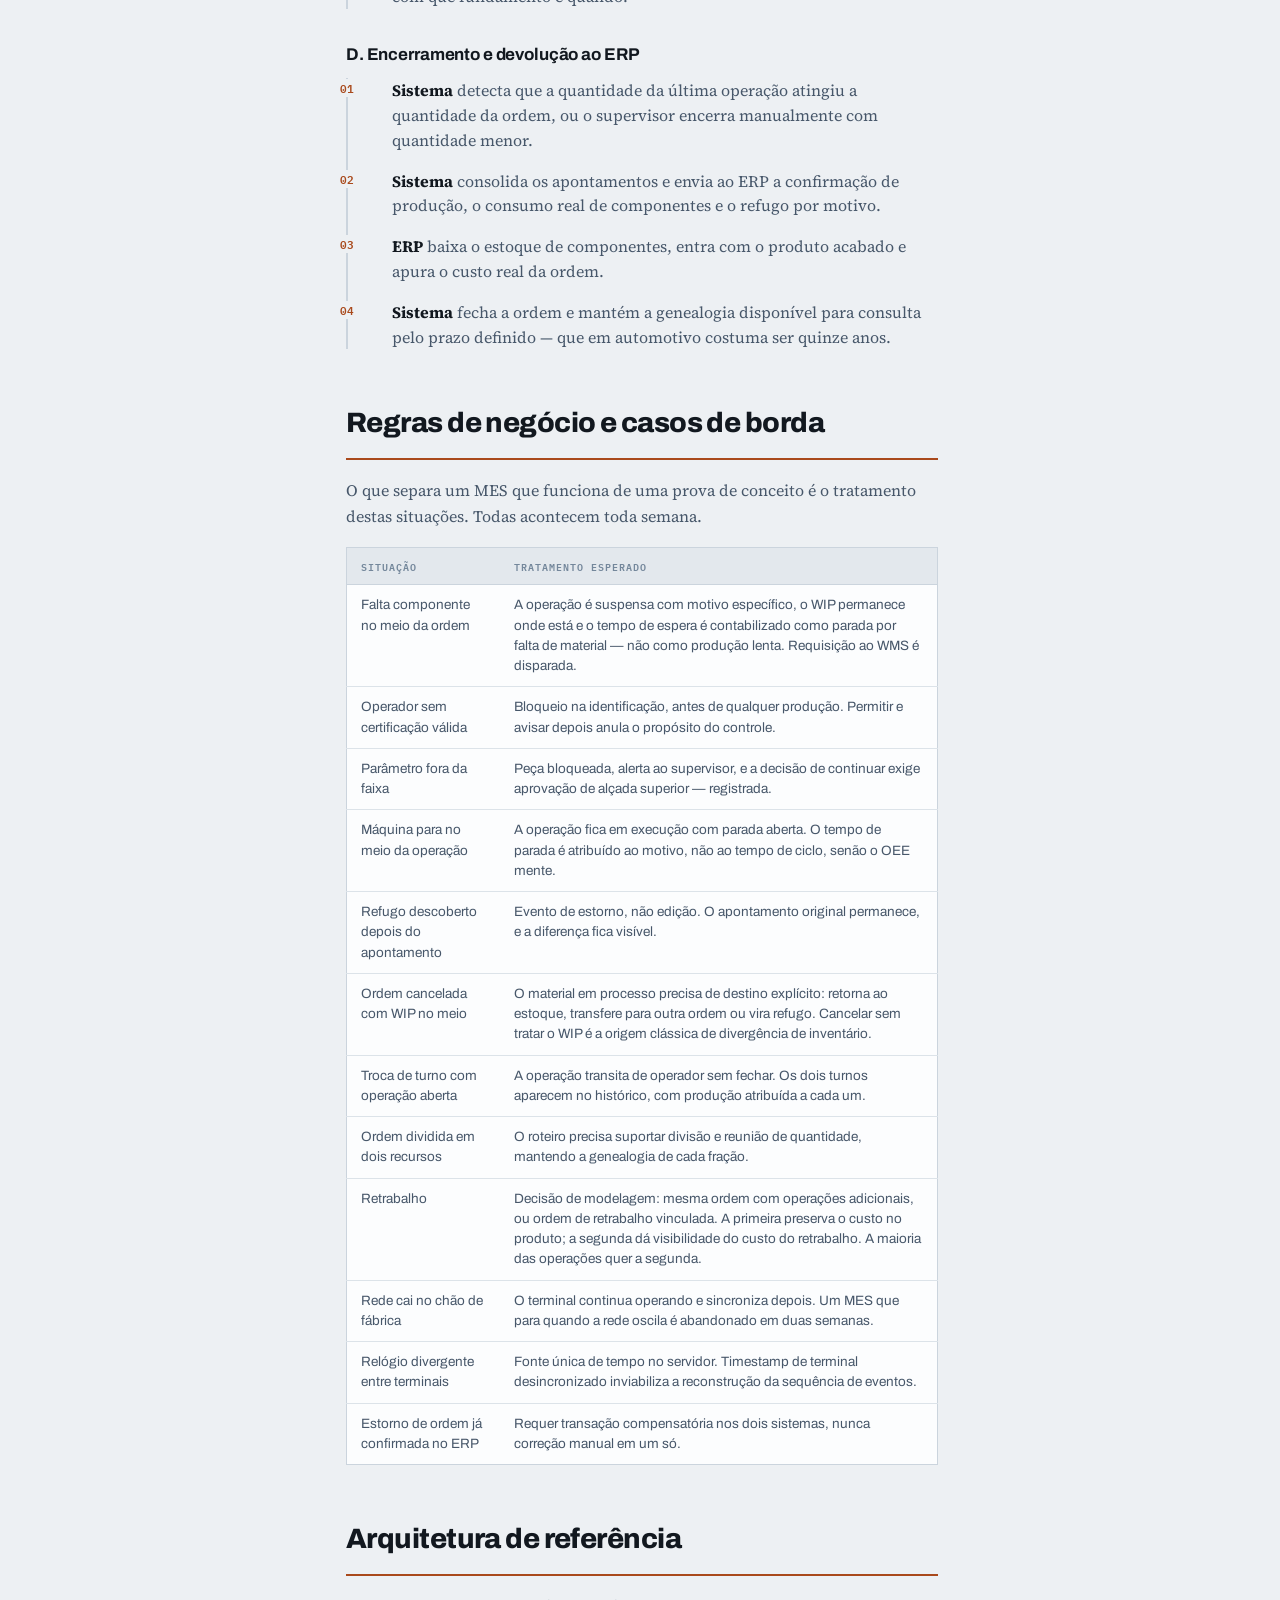
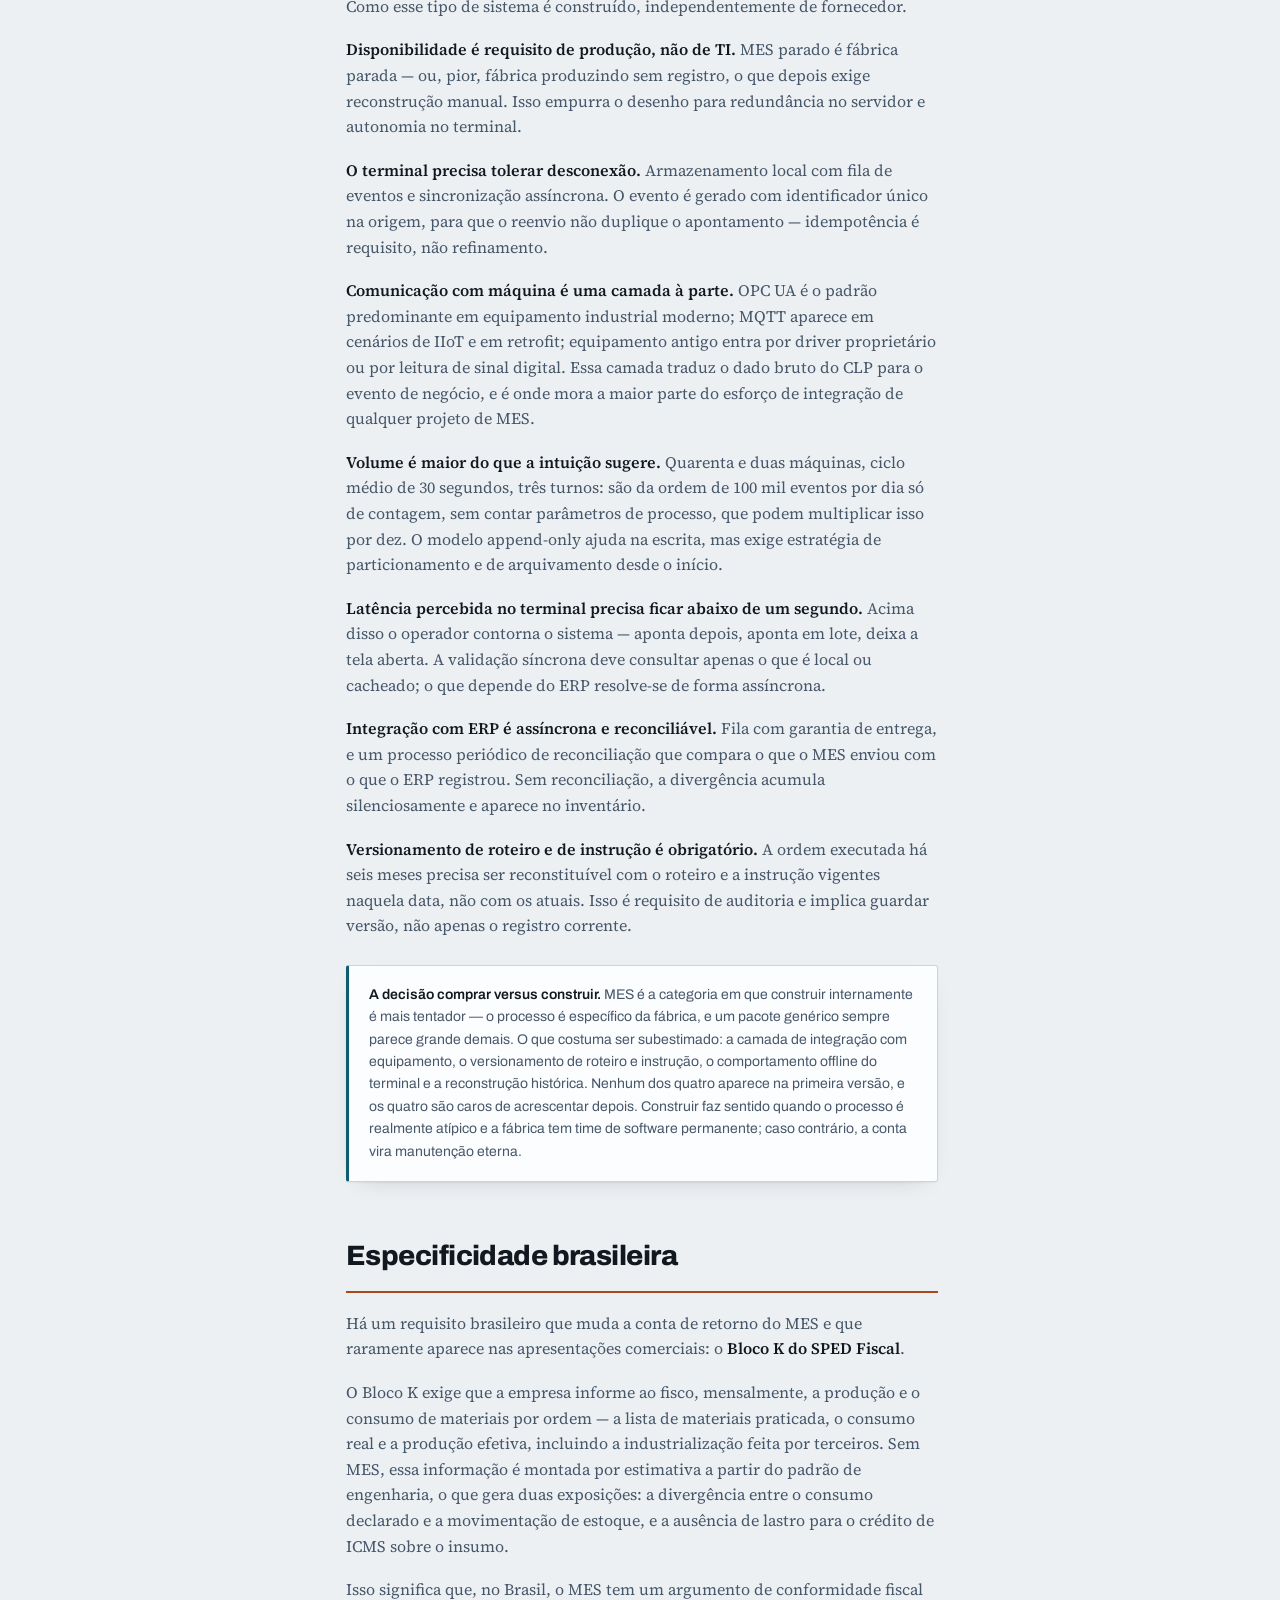
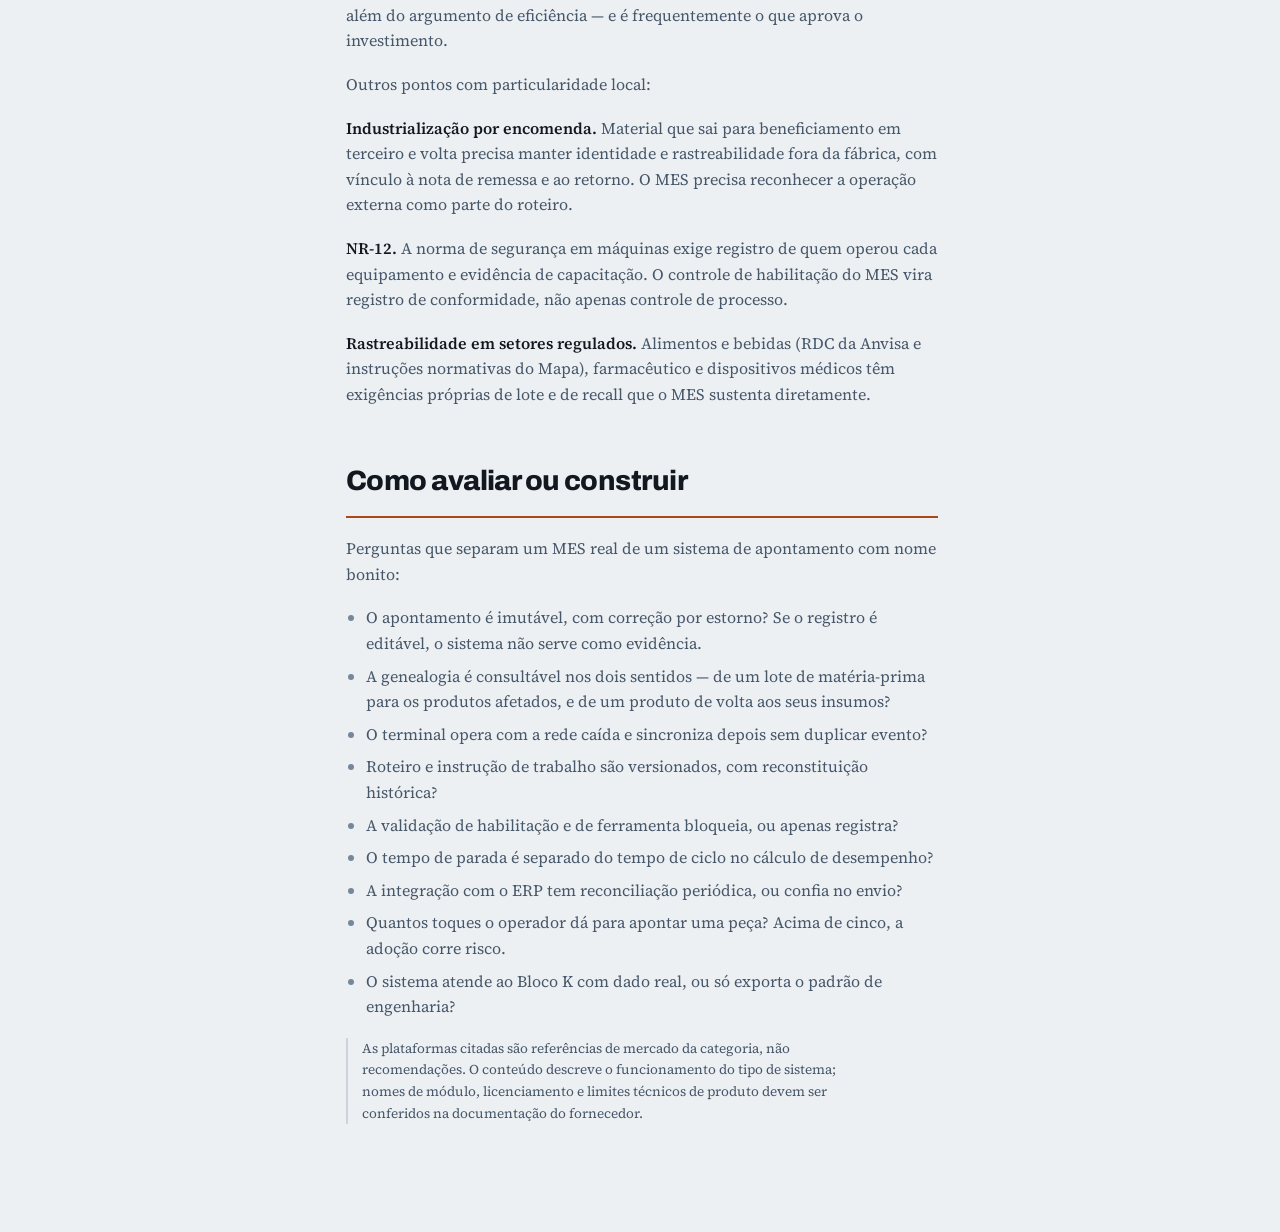
<file: mes/index.html>
<!doctype html>
<html lang="pt-BR">
<head>
<meta charset="utf-8">
<meta name="viewport" content="width=device-width, initial-scale=1">
<meta name="description" content="O sistema que registra o que a fábrica realmente fez, evento por evento, entre a liberação da ordem e a conclusão do produto.">
<meta name="color-scheme" content="light dark">
<title>Execução de manufatura — dossiê</title>
<link rel="preconnect" href="https://fonts.googleapis.com">
<link rel="preconnect" href="https://fonts.gstatic.com" crossorigin>
<link rel="stylesheet" href="https://fonts.googleapis.com/css2?family=Archivo:wght@400;500;600;700;800&family=IBM+Plex+Mono:wght@400;500;600&family=Source+Serif+4:opsz,wght@8..60,400;8..60,600&display=swap">
<link rel="stylesheet" href="../assets/style.css">
</head>
<body class="dossie" style="--dom: var(--c-fab)">

<header class="masthead">
  <div class="masthead-inner">
    <a class="voltar" href="../index.html#mes">&larr; Anatomia da Stack Corporativa</a>
    <div class="eyebrow">Manufatura &middot; dossiê de aprofundamento</div>
    <h1>Execução de manufatura</h1>
    <p class="standfirst">O sistema que registra o que a fábrica realmente fez, evento por evento, entre a liberação da ordem e a conclusão do produto.</p>
    <div class="dossie-meta">
      <span class="sigla">MES / MOM · Manufacturing Execution System</span>
      <span class="platform">Opcenter Execution Discrete — Siemens</span>
    </div>
  </div>
</header>

<div class="shell">
  <nav class="rail" aria-label="Seções deste dossiê">
    <div class="rail-title">Neste dossiê</div>
    <ul class="rail-secoes">
        <li><a href="#s1"><span class="num">01</span>O problema numa operação real</a></li>
        <li><a href="#s2"><span class="num">02</span>Anatomia funcional</a></li>
        <li><a href="#s3"><span class="num">03</span>Modelo de dados essencial</a></li>
        <li><a href="#s4"><span class="num">04</span>Jornadas passo a passo</a></li>
        <li><a href="#s5"><span class="num">05</span>Regras de negócio e casos de borda</a></li>
        <li><a href="#s6"><span class="num">06</span>Arquitetura de referência</a></li>
        <li><a href="#s7"><span class="num">07</span>Especificidade brasileira</a></li>
        <li><a href="#s8"><span class="num">08</span>Como avaliar ou construir</a></li>
    </ul>
  </nav>

  <main class="prosa">
    <h2 id="s1">O problema numa operação real</h2>
    <p>Uma fábrica de componentes usinados, três turnos, 180 pessoas, 42 máquinas. Cliente automotivo, o que significa IATF 16949 e rastreabilidade por número de série: dado um componente que falhou em campo dois anos depois, a fábrica precisa dizer em qual máquina ele foi usinado, com qual ferramenta, por quem, com que torque de aperto e a partir de qual lote de matéria-prima.</p>
    <p>Sem MES, a operação funciona assim. O PCP imprime a ordem e leva ao supervisor. O operador anota quantidade e refugo numa folha. No fim do turno, alguém digita a folha no ERP. O apontamento entra no sistema entre 12 e 36 horas depois do fato, já agregado por turno, sem vínculo com máquina, sem parâmetro de processo e sem lote de origem.</p>
    <p>O que isso custa, em ordem de gravidade:</p>
    <p><strong>A rastreabilidade não existe de verdade.</strong> Ela existe no papel, dentro de caixas no arquivo morto. Um recall que poderia atingir 400 peças atinge 40.000, porque ninguém consegue provar quais 400 vieram do lote suspeito. Já vi esse número — a diferença entre os dois cenários é o custo de dois anos de MES.</p>
    <p><strong>O custo do produto é uma média.</strong> Como o apontamento é agregado, não há como saber que a máquina 12 refuga três vezes mais que a 14 no mesmo item. A engenharia de processo trabalha com hipótese.</p>
    <p><strong>O estoque em processo é ficção.</strong> O ERP sabe o que foi baixado e o que foi entregue; o que está no meio é estimado. Em inventário, a diferença aparece como ajuste, e o ajuste vira discussão.</p>
    <p><strong>A causa do refugo se perde no intervalo.</strong> Quando o refugo é digitado 30 horas depois, ninguém consegue mais associá-lo ao lote de matéria-prima, à troca de ferramenta ou à parada de manutenção que aconteceram naquele turno.</p>
    <p>O MES existe para eliminar esse intervalo. Ele não é um sistema de gestão que a fábrica consulta — é o sistema com o qual a fábrica trabalha, no posto, no momento em que a coisa acontece.</p>
    <aside class="cx cx-nota">
    <p><strong>Distinção que confunde muita gente.</strong> MES não é SCADA e não é ERP. O SCADA fala com a máquina e trata de sinal e alarme em segundos. O ERP fala com o negócio e trata de ordem e custo em dias. O MES fala com a <em>execução</em> e trata de operação, unidade e evento em minutos. Quem tenta cobrir MES com SCADA acaba com um sistema que sabe tudo da máquina e nada da ordem. Quem tenta cobrir com ERP acaba com apontamento de fim de turno — que é exatamente o problema descrito acima.</p>
    </aside>
    <h2 id="s2">Anatomia funcional</h2>
    <p>O MES se organiza em blocos com responsabilidades distintas. Vale conhecê-los separadamente porque, numa implantação, eles entram em fases — e porque numa construção interna eles são módulos de código diferentes.</p>
    <h3>Gestão de ordens e roteiros</h3>
    <p>Recebe do ERP a ordem de produção com item, quantidade e data, e a enriquece com o roteiro: a sequência de operações que transforma matéria-prima em produto. Cada operação tem recurso previsto, tempo padrão, parâmetros aplicáveis e materiais consumidos.</p>
    <p>Quem usa: PCP e supervisão. O que exige de cadastro: roteiro por item, com operações e recursos habilitados. É o cadastro mais trabalhoso de toda a implantação, e o mais frequentemente subestimado.</p>
    <h3>Terminal do operador</h3>
    <p>A tela do posto de trabalho. Mostra a fila de operações daquele recurso, recebe a identificação do operador, apresenta a instrução, coleta o apontamento e valida cada passo. É o módulo que define se o MES é adotado ou sabotado — se o operador leva mais de 20 segundos para apontar, ele vai apontar em lote no fim do turno e o sistema volta a ser uma folha de papel eletrônica.</p>
    <p>Quem usa: operador, com as mãos ocupadas e às vezes com luva. Restrição de projeto: poucos toques, alvos grandes, funciona com leitor de código de barras como entrada principal.</p>
    <h3>Rastreamento de unidades e genealogia</h3>
    <p>Mantém a identidade de cada unidade em processo — lote, número de série ou container — e registra o vínculo entre unidade filha e unidades pai. É o coração da rastreabilidade e a parte mais difícil de acertar depois, porque exige decidir cedo qual é a granularidade rastreável.</p>
    <h3>Coleta de dados de processo</h3>
    <p>Recebe parâmetros do equipamento: torque, pressão, temperatura, tempo de ciclo, medida dimensional, resultado de sistema de visão. Cada valor é gravado vinculado à operação, ao recurso e à unidade em execução — o que transforma um número solto em evidência.</p>
    <h3>Qualidade em processo</h3>
    <p>Planos de inspeção amarrados a pontos do roteiro, com frequência, característica medida e limite. Registra resultado, aprova ou reprova, e abre não conformidade quando reprova. Inclui inspeção de primeira peça, controle estatístico e verificação de setup.</p>
    <h3>Não conformidade, contenção e retrabalho</h3>
    <p>Trata o que deu errado: registra o defeito, bloqueia a unidade, encaminha para decisão de disposição — usar como está, retrabalhar, refugar, devolver ao fornecedor — e conduz o roteiro de retrabalho quando houver.</p>
    <h3>Gestão de recursos</h3>
    <p>Máquinas, ferramentas, dispositivos e moldes, com seus limites: número de ciclos até afiação, validade de calibração, capacidade. Bloqueia o uso de ferramenta vencida.</p>
    <h3>Mão de obra e competências</h3>
    <p>Quem é o operador, para qual operação ele é habilitado, com qual certificação e até quando. É o cadastro que sustenta a validação mais importante do sistema em operação regulada.</p>
    <h3>Paradas e desempenho</h3>
    <p>Registra parada com motivo, calcula disponibilidade, performance e qualidade — os três fatores do OEE — e apresenta o indicador por recurso, turno e período.</p>
    <h2 id="s3">Modelo de dados essencial</h2>
    <p>Esta é a seção que quase nenhuma documentação de fornecedor traz, e é a que mais explica o sistema. Um MES não é um CRUD de estado: é um <strong>registro de eventos append-only</strong> com um modelo de identidade em cima.</p>
    <figure>
    <div class="figwrap">
    <svg viewBox="0 0 920 480" role="img" aria-label="Modelo de dados do MES: a ordem se decompõe em operações; a unidade de rastreamento carrega a identidade do produto e se liga a unidades pai por genealogia; o apontamento é o evento central que amarra unidade, operação, recurso e pessoa num instante, e dele derivam parâmetros, inspeções e não conformidades.">
      <defs>
        <marker id="a" viewBox="0 0 10 10" refX="9" refY="5" markerWidth="7" markerHeight="7" orient="auto-start-reverse">
          <path d="M 0 0 L 10 5 L 0 10 z" fill="currentColor"/>
        </marker>
      </defs>
    
      <g fill="none" stroke="currentColor" stroke-width="1.4">
        <rect x="20"  y="24"  width="180" height="62" rx="2"/>
        <rect x="20"  y="130" width="180" height="62" rx="2"/>
        <rect x="370" y="24"  width="180" height="62" rx="2"/>
        <rect x="720" y="24"  width="180" height="62" rx="2"/>
        <rect x="720" y="130" width="180" height="62" rx="2"/>
        <rect x="720" y="236" width="180" height="62" rx="2"/>
      </g>
      <rect x="330" y="196" width="260" height="86" rx="2" fill="none" stroke="currentColor" stroke-width="2.4"/>
      <g fill="none" stroke="currentColor" stroke-width="1.4">
        <rect x="150" y="336" width="180" height="62" rx="2"/>
        <rect x="370" y="336" width="180" height="62" rx="2"/>
        <rect x="590" y="336" width="180" height="62" rx="2"/>
      </g>
    
      <g font-family="Archivo, sans-serif" font-size="13" font-weight="700" fill="currentColor">
        <text x="34" y="48">Ordem de produção</text>
        <text x="34" y="154">Operação</text>
        <text x="384" y="48">Unidade rastreável</text>
        <text x="734" y="48">Recurso</text>
        <text x="734" y="154">Pessoa</text>
        <text x="734" y="260">Ferramenta</text>
        <text x="344" y="222">Apontamento</text>
        <text x="164" y="360">Parâmetro</text>
        <text x="384" y="360">Inspeção</text>
        <text x="604" y="360">Não conformidade</text>
      </g>
      <g font-family="IBM Plex Mono, monospace" font-size="10" fill="currentColor" opacity=".6">
        <text x="34" y="66">nº · item · qtd · datas</text>
        <text x="34" y="76">origem: ERP</text>
        <text x="34" y="172">sequência · tempo padrão</text>
        <text x="34" y="182">recurso previsto</text>
        <text x="384" y="66">lote | série | container</text>
        <text x="384" y="76">estado · localização</text>
        <text x="734" y="66">máquina · posto</text>
        <text x="734" y="172">habilitação · validade</text>
        <text x="734" y="278">vida útil · calibração</text>
        <text x="344" y="240">quando · o quê · quanto</text>
        <text x="344" y="254">aprovado | refugo | retrabalho</text>
        <text x="344" y="268">imutável — corrige-se por estorno</text>
        <text x="164" y="378">valor · limite · fonte</text>
        <text x="384" y="378">característica · resultado</text>
        <text x="604" y="378">defeito · disposição</text>
      </g>
    
      <g stroke="currentColor" stroke-width="1.3" marker-end="url(#a)">
        <line x1="110" y1="86"  x2="110" y2="128"/>
        <line x1="200" y1="161" x2="328" y2="215"/>
        <line x1="460" y1="86"  x2="460" y2="194"/>
        <line x1="718" y1="55"  x2="592" y2="205"/>
        <line x1="718" y1="161" x2="592" y2="225"/>
        <line x1="718" y1="267" x2="592" y2="245"/>
        <line x1="420" y1="282" x2="300" y2="334"/>
        <line x1="460" y1="282" x2="460" y2="334"/>
        <line x1="500" y1="282" x2="620" y2="334"/>
      </g>
      <path d="M 550 40 C 620 6 660 6 636 34" fill="none" stroke="currentColor" stroke-width="1.3" marker-end="url(#a)"/>
    
      <g font-family="IBM Plex Mono, monospace" font-size="10" fill="currentColor" opacity=".8">
        <text x="118" y="112">1 : N</text>
        <text x="232" y="182">executa</text>
        <text x="468" y="150">sofre</text>
        <text x="648" y="120">em</text>
        <text x="648" y="196">por</text>
        <text x="648" y="262">com</text>
        <text x="596" y="22">genealogia (N : N)</text>
        <text x="288" y="316">gera</text>
        <text x="468" y="316">gera</text>
        <text x="628" y="316">gera</text>
      </g>
    </svg>
    </div>
    <figcaption>O apontamento é a entidade central: ele amarra <em>o quê</em> (unidade), <em>em qual passo</em> (operação), <em>onde</em> (recurso), <em>por quem</em> (pessoa) e <em>quando</em>. Tudo o mais — parâmetro, inspeção, não conformidade — pendura nele. A seta que volta sobre a unidade rastreável é a genealogia: a relação entre uma unidade e as unidades que a compõem.</figcaption>
    </figure>
    
    <p>Três decisões de modelagem definem o destino do projeto:</p>
    <p><strong>A granularidade da unidade rastreável.</strong> Lote, série ou container? Série dá rastreabilidade perfeita e multiplica o volume de dados por mil. Lote é barato e responde à maior parte das perguntas regulatórias. A escolha certa depende do que o cliente exige e do que a operação consegue identificar fisicamente — não adianta escolher série se a peça não tem onde gravar a marcação.</p>
    <p><strong>Apontamento imutável.</strong> O evento nunca é editado. Erro se corrige por evento de estorno, que também fica registrado. Isso parece burocrático e é o que torna o sistema auditável — um MES com <code>UPDATE</code> no apontamento não serve como evidência, porque não há como provar que o número de hoje é o número de ontem.</p>
    <p><strong>Estado é derivado, não armazenado.</strong> A quantidade produzida de uma ordem é a soma dos apontamentos, não um campo que alguém incrementa. Guardar o estado como campo cria a divergência clássica entre o total e a soma dos lançamentos, que ninguém consegue explicar seis meses depois. Onde a performance exigir, guarda-se um agregado — mas como cache reconstruível, nunca como verdade.</p>
    <h2 id="s4">Jornadas passo a passo</h2>
    <h3>A. Início de turno e liberação de operação</h3>
    <div class="jornada">
    <ol>
    <li><strong>Operador</strong> aproxima o crachá ou bipa seu código no terminal do posto.</li>
    <li><strong>Sistema</strong> identifica a pessoa, verifica se ela está habilitada para aquele recurso e se as certificações estão válidas. Se alguma venceu, bloqueia e notifica o líder do turno.</li>
    <li><strong>Sistema</strong> apresenta a fila de operações daquele recurso, na sequência definida pelo planejamento, com a próxima destacada.</li>
    <li><strong>Operador</strong> seleciona a operação e bipa a etiqueta da ordem.</li>
    <li><strong>Sistema</strong> verifica pré-condições: a operação anterior do roteiro está concluída? A ferramenta montada é a prevista e está dentro da vida útil? O material apresentado corresponde ao componente da lista? Se qualquer uma falha, bloqueia com a mensagem específica — nunca com "erro".</li>
    <li><strong>Sistema</strong> apresenta a instrução eletrônica de trabalho na versão vigente para aquele item, incluindo desenho e parâmetros.</li>
    <li><strong>Operador</strong> confirma o setup. Em item crítico, o sistema exige inspeção de primeira peça antes de liberar a produção seriada.</li>
    <li><strong>Sistema</strong> registra o evento de início e passa a operação para o estado em execução.</li>
    </ol>
    </div>
    <h3>B. Execução e apontamento</h3>
    <div class="jornada">
    <ol>
    <li><strong>Operador</strong> produz a peça.</li>
    <li><strong>Máquina</strong> envia o contador de ciclo e os parâmetros do processo pela camada de automação, ou o operador informa a quantidade no terminal quando não há coleta automática.</li>
    <li><strong>Sistema</strong> vincula cada parâmetro à operação, ao recurso e à unidade corrente, e compara com a faixa especificada.</li>
    <li><strong>Sistema</strong> bloqueia e alerta se o valor sai da faixa: a peça não avança e o supervisor é notificado. Este é o mecanismo que impede o lote inteiro fora de especificação.</li>
    <li><strong>Operador</strong> informa a quantidade aprovada e, separadamente, a refugada, escolhendo o motivo numa lista curta e específica — motivo genérico destrói o valor do dado.</li>
    <li><strong>Sistema</strong> grava o apontamento como evento imutável, atualiza o WIP, consome os componentes da lista de materiais na proporção produzida e registra a genealogia entre a unidade produzida e os lotes consumidos.</li>
    <li><strong>Sistema</strong> imprime a etiqueta de identificação com o código da unidade, se o processo exigir.</li>
    <li><strong>Operador</strong> encerra a operação; a unidade fica disponível para a operação seguinte do roteiro.</li>
    </ol>
    </div>
    <h3>C. Não conformidade e disposição</h3>
    <div class="jornada">
    <ol>
    <li><strong>Operador</strong> ou <strong>inspetor</strong> registra o defeito, com foto e medida quando aplicável.</li>
    <li><strong>Sistema</strong> coloca a unidade em contenção: ela não avança no roteiro e não pode ser consumida por nenhuma outra ordem.</li>
    <li><strong>Sistema</strong> identifica automaticamente, pela genealogia, quais outras unidades compartilham o lote de origem, o mesmo recurso ou a mesma janela de tempo — a base para decidir a abrangência da contenção.</li>
    <li><strong>Qualidade</strong> analisa e decide a disposição: usar como está, retrabalhar, refugar ou devolver ao fornecedor.</li>
    <li><strong>Sistema</strong> encaminha conforme a decisão. Em retrabalho, abre o roteiro de retrabalho e mantém o vínculo com a ordem original — a peça retrabalhada continua sendo a mesma peça, com histórico acrescido.</li>
    <li><strong>Sistema</strong> mantém o registro completo: quem identificou, quem decidiu, com que fundamento e quando.</li>
    </ol>
    </div>
    <h3>D. Encerramento e devolução ao ERP</h3>
    <div class="jornada">
    <ol>
    <li><strong>Sistema</strong> detecta que a quantidade da última operação atingiu a quantidade da ordem, ou o supervisor encerra manualmente com quantidade menor.</li>
    <li><strong>Sistema</strong> consolida os apontamentos e envia ao ERP a confirmação de produção, o consumo real de componentes e o refugo por motivo.</li>
    <li><strong>ERP</strong> baixa o estoque de componentes, entra com o produto acabado e apura o custo real da ordem.</li>
    <li><strong>Sistema</strong> fecha a ordem e mantém a genealogia disponível para consulta pelo prazo definido — que em automotivo costuma ser quinze anos.</li>
    </ol>
    </div>
    <h2 id="s5">Regras de negócio e casos de borda</h2>
    <p>O que separa um MES que funciona de uma prova de conceito é o tratamento destas situações. Todas acontecem toda semana.</p>
    <table>
    <thead>
    <tr>
    <th>Situação</th>
    <th>Tratamento esperado</th>
    </tr>
    </thead>
    <tbody>
    <tr>
    <td>Falta componente no meio da ordem</td>
    <td>A operação é suspensa com motivo específico, o WIP permanece onde está e o tempo de espera é contabilizado como parada por falta de material — não como produção lenta. Requisição ao WMS é disparada.</td>
    </tr>
    <tr>
    <td>Operador sem certificação válida</td>
    <td>Bloqueio na identificação, antes de qualquer produção. Permitir e avisar depois anula o propósito do controle.</td>
    </tr>
    <tr>
    <td>Parâmetro fora da faixa</td>
    <td>Peça bloqueada, alerta ao supervisor, e a decisão de continuar exige aprovação de alçada superior — registrada.</td>
    </tr>
    <tr>
    <td>Máquina para no meio da operação</td>
    <td>A operação fica em execução com parada aberta. O tempo de parada é atribuído ao motivo, não ao tempo de ciclo, senão o OEE mente.</td>
    </tr>
    <tr>
    <td>Refugo descoberto depois do apontamento</td>
    <td>Evento de estorno, não edição. O apontamento original permanece, e a diferença fica visível.</td>
    </tr>
    <tr>
    <td>Ordem cancelada com WIP no meio</td>
    <td>O material em processo precisa de destino explícito: retorna ao estoque, transfere para outra ordem ou vira refugo. Cancelar sem tratar o WIP é a origem clássica de divergência de inventário.</td>
    </tr>
    <tr>
    <td>Troca de turno com operação aberta</td>
    <td>A operação transita de operador sem fechar. Os dois turnos aparecem no histórico, com produção atribuída a cada um.</td>
    </tr>
    <tr>
    <td>Ordem dividida em dois recursos</td>
    <td>O roteiro precisa suportar divisão e reunião de quantidade, mantendo a genealogia de cada fração.</td>
    </tr>
    <tr>
    <td>Retrabalho</td>
    <td>Decisão de modelagem: mesma ordem com operações adicionais, ou ordem de retrabalho vinculada. A primeira preserva o custo no produto; a segunda dá visibilidade do custo do retrabalho. A maioria das operações quer a segunda.</td>
    </tr>
    <tr>
    <td>Rede cai no chão de fábrica</td>
    <td>O terminal continua operando e sincroniza depois. Um MES que para quando a rede oscila é abandonado em duas semanas.</td>
    </tr>
    <tr>
    <td>Relógio divergente entre terminais</td>
    <td>Fonte única de tempo no servidor. Timestamp de terminal desincronizado inviabiliza a reconstrução da sequência de eventos.</td>
    </tr>
    <tr>
    <td>Estorno de ordem já confirmada no ERP</td>
    <td>Requer transação compensatória nos dois sistemas, nunca correção manual em um só.</td>
    </tr>
    </tbody>
    </table>
    <h2 id="s6">Arquitetura de referência</h2>
    <p>Como esse tipo de sistema é construído, independentemente de fornecedor.</p>
    <p><strong>Disponibilidade é requisito de produção, não de TI.</strong> MES parado é fábrica parada — ou, pior, fábrica produzindo sem registro, o que depois exige reconstrução manual. Isso empurra o desenho para redundância no servidor e autonomia no terminal.</p>
    <p><strong>O terminal precisa tolerar desconexão.</strong> Armazenamento local com fila de eventos e sincronização assíncrona. O evento é gerado com identificador único na origem, para que o reenvio não duplique o apontamento — idempotência é requisito, não refinamento.</p>
    <p><strong>Comunicação com máquina é uma camada à parte.</strong> OPC UA é o padrão predominante em equipamento industrial moderno; MQTT aparece em cenários de IIoT e em retrofit; equipamento antigo entra por driver proprietário ou por leitura de sinal digital. Essa camada traduz o dado bruto do CLP para o evento de negócio, e é onde mora a maior parte do esforço de integração de qualquer projeto de MES.</p>
    <p><strong>Volume é maior do que a intuição sugere.</strong> Quarenta e duas máquinas, ciclo médio de 30 segundos, três turnos: são da ordem de 100 mil eventos por dia só de contagem, sem contar parâmetros de processo, que podem multiplicar isso por dez. O modelo append-only ajuda na escrita, mas exige estratégia de particionamento e de arquivamento desde o início.</p>
    <p><strong>Latência percebida no terminal precisa ficar abaixo de um segundo.</strong> Acima disso o operador contorna o sistema — aponta depois, aponta em lote, deixa a tela aberta. A validação síncrona deve consultar apenas o que é local ou cacheado; o que depende do ERP resolve-se de forma assíncrona.</p>
    <p><strong>Integração com ERP é assíncrona e reconciliável.</strong> Fila com garantia de entrega, e um processo periódico de reconciliação que compara o que o MES enviou com o que o ERP registrou. Sem reconciliação, a divergência acumula silenciosamente e aparece no inventário.</p>
    <p><strong>Versionamento de roteiro e de instrução é obrigatório.</strong> A ordem executada há seis meses precisa ser reconstituível com o roteiro e a instrução vigentes naquela data, não com os atuais. Isso é requisito de auditoria e implica guardar versão, não apenas o registro corrente.</p>
    <aside class="cx cx-nota">
    <p><strong>A decisão comprar versus construir.</strong> MES é a categoria em que construir internamente é mais tentador — o processo é específico da fábrica, e um pacote genérico sempre parece grande demais. O que costuma ser subestimado: a camada de integração com equipamento, o versionamento de roteiro e instrução, o comportamento offline do terminal e a reconstrução histórica. Nenhum dos quatro aparece na primeira versão, e os quatro são caros de acrescentar depois. Construir faz sentido quando o processo é realmente atípico e a fábrica tem time de software permanente; caso contrário, a conta vira manutenção eterna.</p>
    </aside>
    <h2 id="s7">Especificidade brasileira</h2>
    <p>Há um requisito brasileiro que muda a conta de retorno do MES e que raramente aparece nas apresentações comerciais: o <strong>Bloco K do SPED Fiscal</strong>.</p>
    <p>O Bloco K exige que a empresa informe ao fisco, mensalmente, a produção e o consumo de materiais por ordem — a lista de materiais praticada, o consumo real e a produção efetiva, incluindo a industrialização feita por terceiros. Sem MES, essa informação é montada por estimativa a partir do padrão de engenharia, o que gera duas exposições: a divergência entre o consumo declarado e a movimentação de estoque, e a ausência de lastro para o crédito de ICMS sobre o insumo.</p>
    <p>Isso significa que, no Brasil, o MES tem um argumento de conformidade fiscal além do argumento de eficiência — e é frequentemente o que aprova o investimento.</p>
    <p>Outros pontos com particularidade local:</p>
    <p><strong>Industrialização por encomenda.</strong> Material que sai para beneficiamento em terceiro e volta precisa manter identidade e rastreabilidade fora da fábrica, com vínculo à nota de remessa e ao retorno. O MES precisa reconhecer a operação externa como parte do roteiro.</p>
    <p><strong>NR-12.</strong> A norma de segurança em máquinas exige registro de quem operou cada equipamento e evidência de capacitação. O controle de habilitação do MES vira registro de conformidade, não apenas controle de processo.</p>
    <p><strong>Rastreabilidade em setores regulados.</strong> Alimentos e bebidas (RDC da Anvisa e instruções normativas do Mapa), farmacêutico e dispositivos médicos têm exigências próprias de lote e de recall que o MES sustenta diretamente.</p>
    <h2 id="s8">Como avaliar ou construir</h2>
    <p>Perguntas que separam um MES real de um sistema de apontamento com nome bonito:</p>
    <ul>
    <li>O apontamento é imutável, com correção por estorno? Se o registro é editável, o sistema não serve como evidência.</li>
    <li>A genealogia é consultável nos dois sentidos — de um lote de matéria-prima para os produtos afetados, e de um produto de volta aos seus insumos?</li>
    <li>O terminal opera com a rede caída e sincroniza depois sem duplicar evento?</li>
    <li>Roteiro e instrução de trabalho são versionados, com reconstituição histórica?</li>
    <li>A validação de habilitação e de ferramenta bloqueia, ou apenas registra?</li>
    <li>O tempo de parada é separado do tempo de ciclo no cálculo de desempenho?</li>
    <li>A integração com o ERP tem reconciliação periódica, ou confia no envio?</li>
    <li>Quantos toques o operador dá para apontar uma peça? Acima de cinco, a adoção corre risco.</li>
    <li>O sistema atende ao Bloco K com dado real, ou só exporta o padrão de engenharia?</li>
    </ul>
    <p class="note">As plataformas citadas são referências de mercado da categoria, não recomendações. O conteúdo descreve o funcionamento do tipo de sistema; nomes de módulo, licenciamento e limites técnicos de produto devem ser conferidos na documentação do fornecedor.</p>
  </main>
</div>

<script>
  (function () {
    var links = Array.prototype.slice.call(document.querySelectorAll('.rail-secoes a'));
    var map = {}, alvos = [];
    links.forEach(function (a) {
      var el = document.querySelector(a.getAttribute('href'));
      if (el) { map[el.id] = a; alvos.push(el); }
    });
    if (!('IntersectionObserver' in window) || !alvos.length) return;
    var io = new IntersectionObserver(function (es) {
      es.forEach(function (e) {
        if (e.isIntersecting) {
          links.forEach(function (l) { l.classList.remove('on'); });
          map[e.target.id].classList.add('on');
        }
      });
    }, { rootMargin: '-12% 0px -70% 0px', threshold: 0 });
    alvos.forEach(function (t) { io.observe(t); });
  })();
</script>
</body>
</html>
</file>
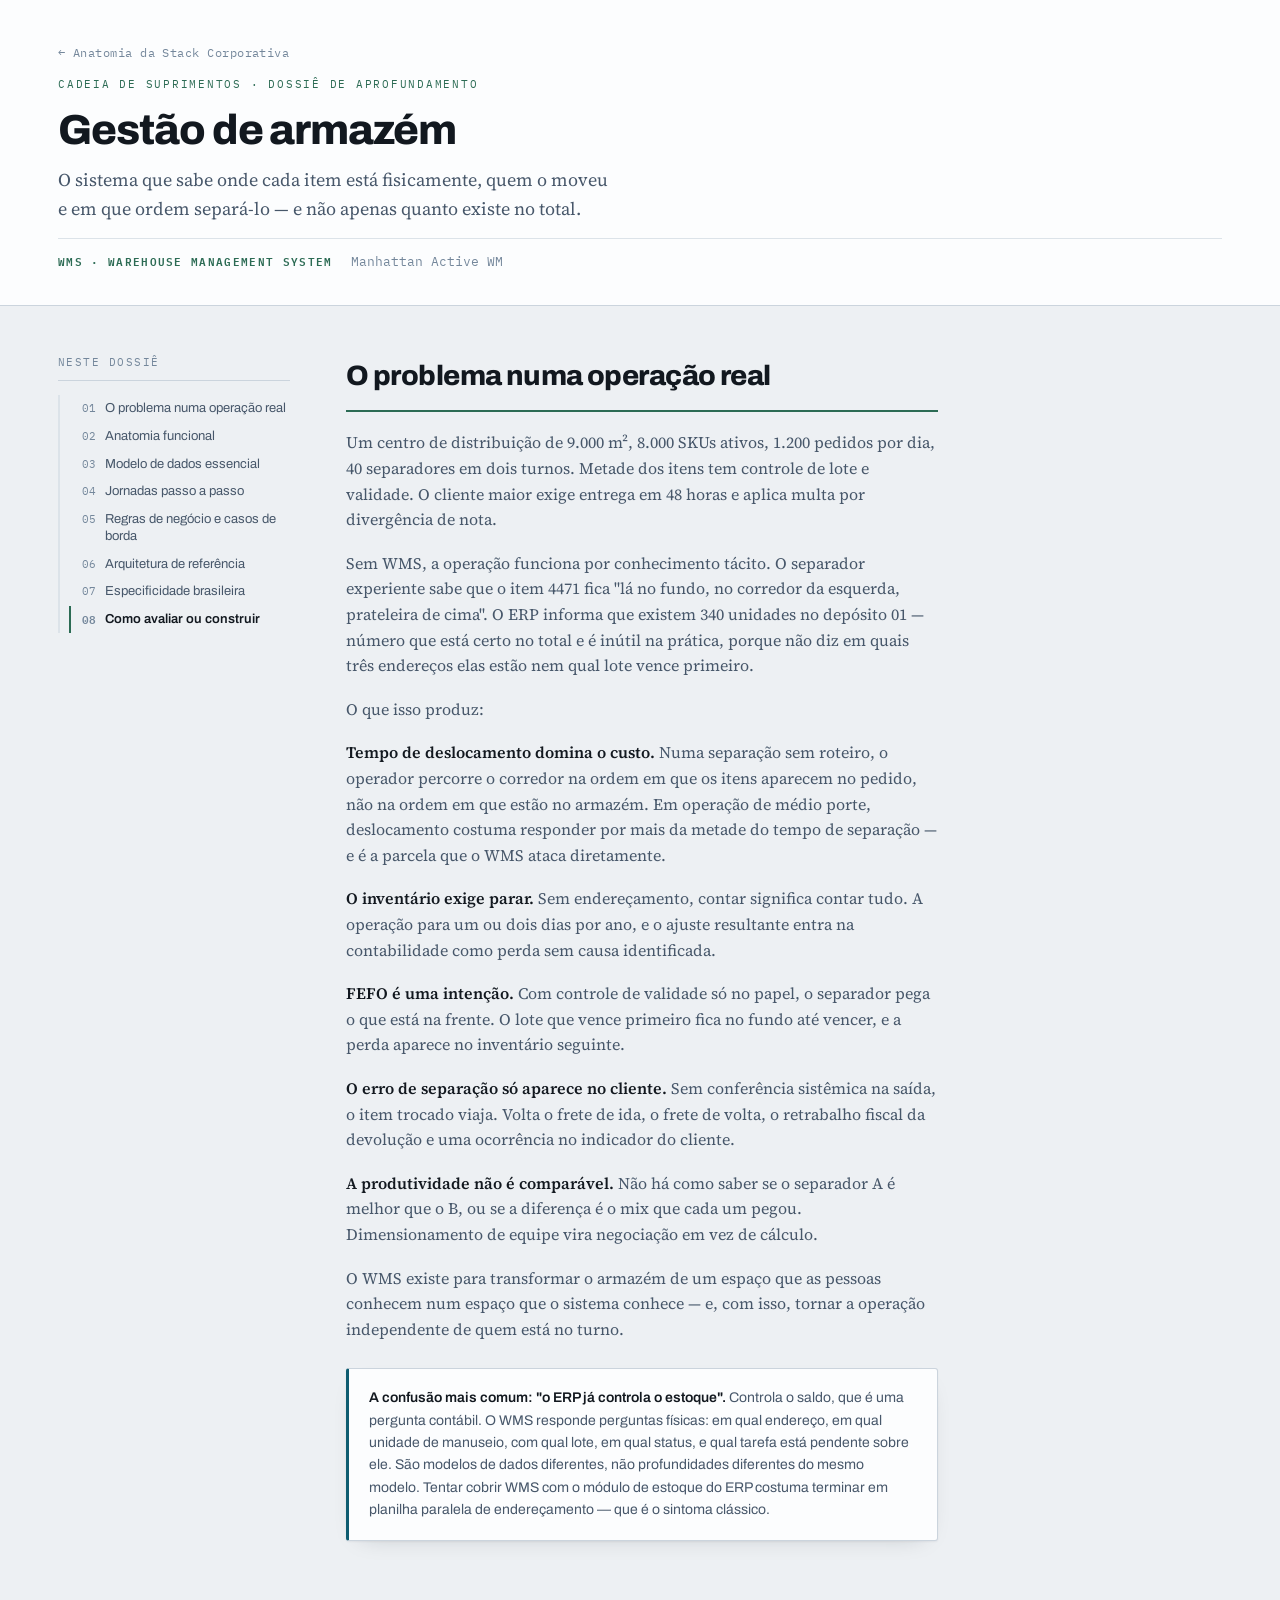
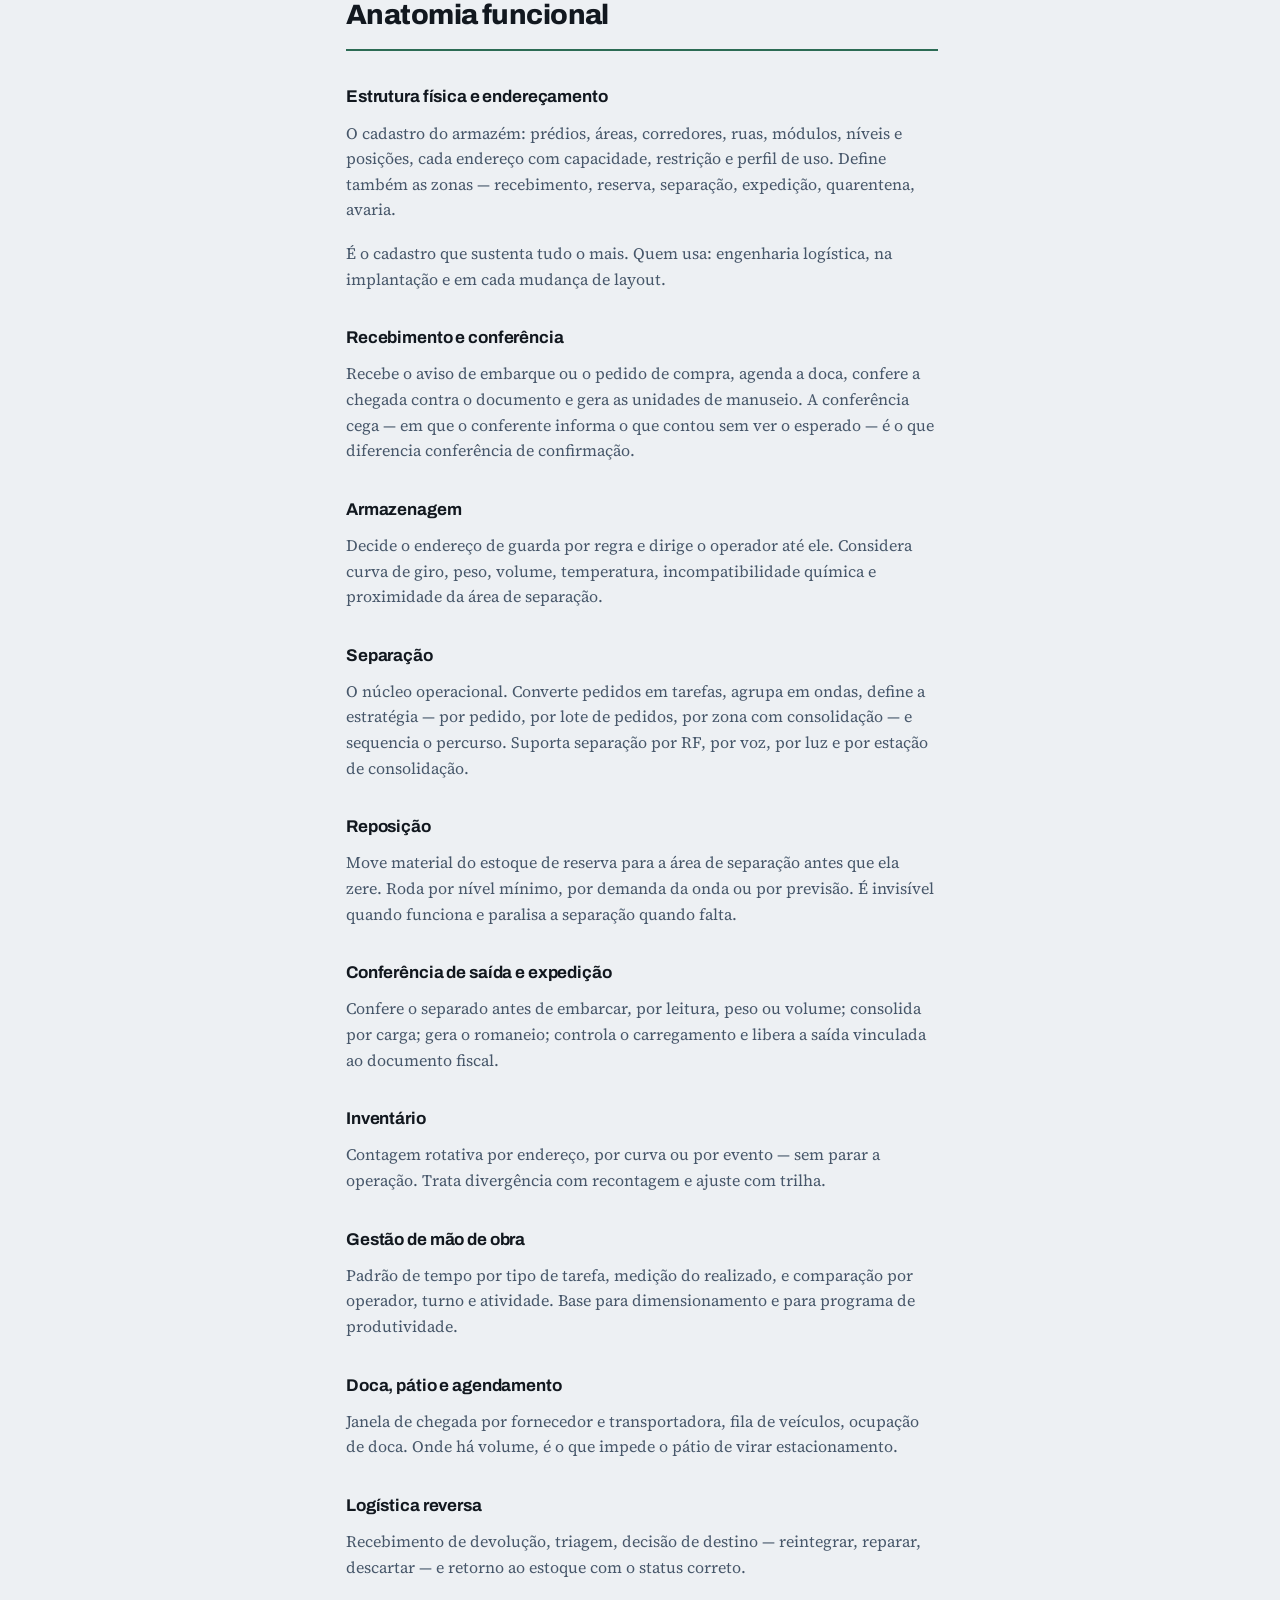
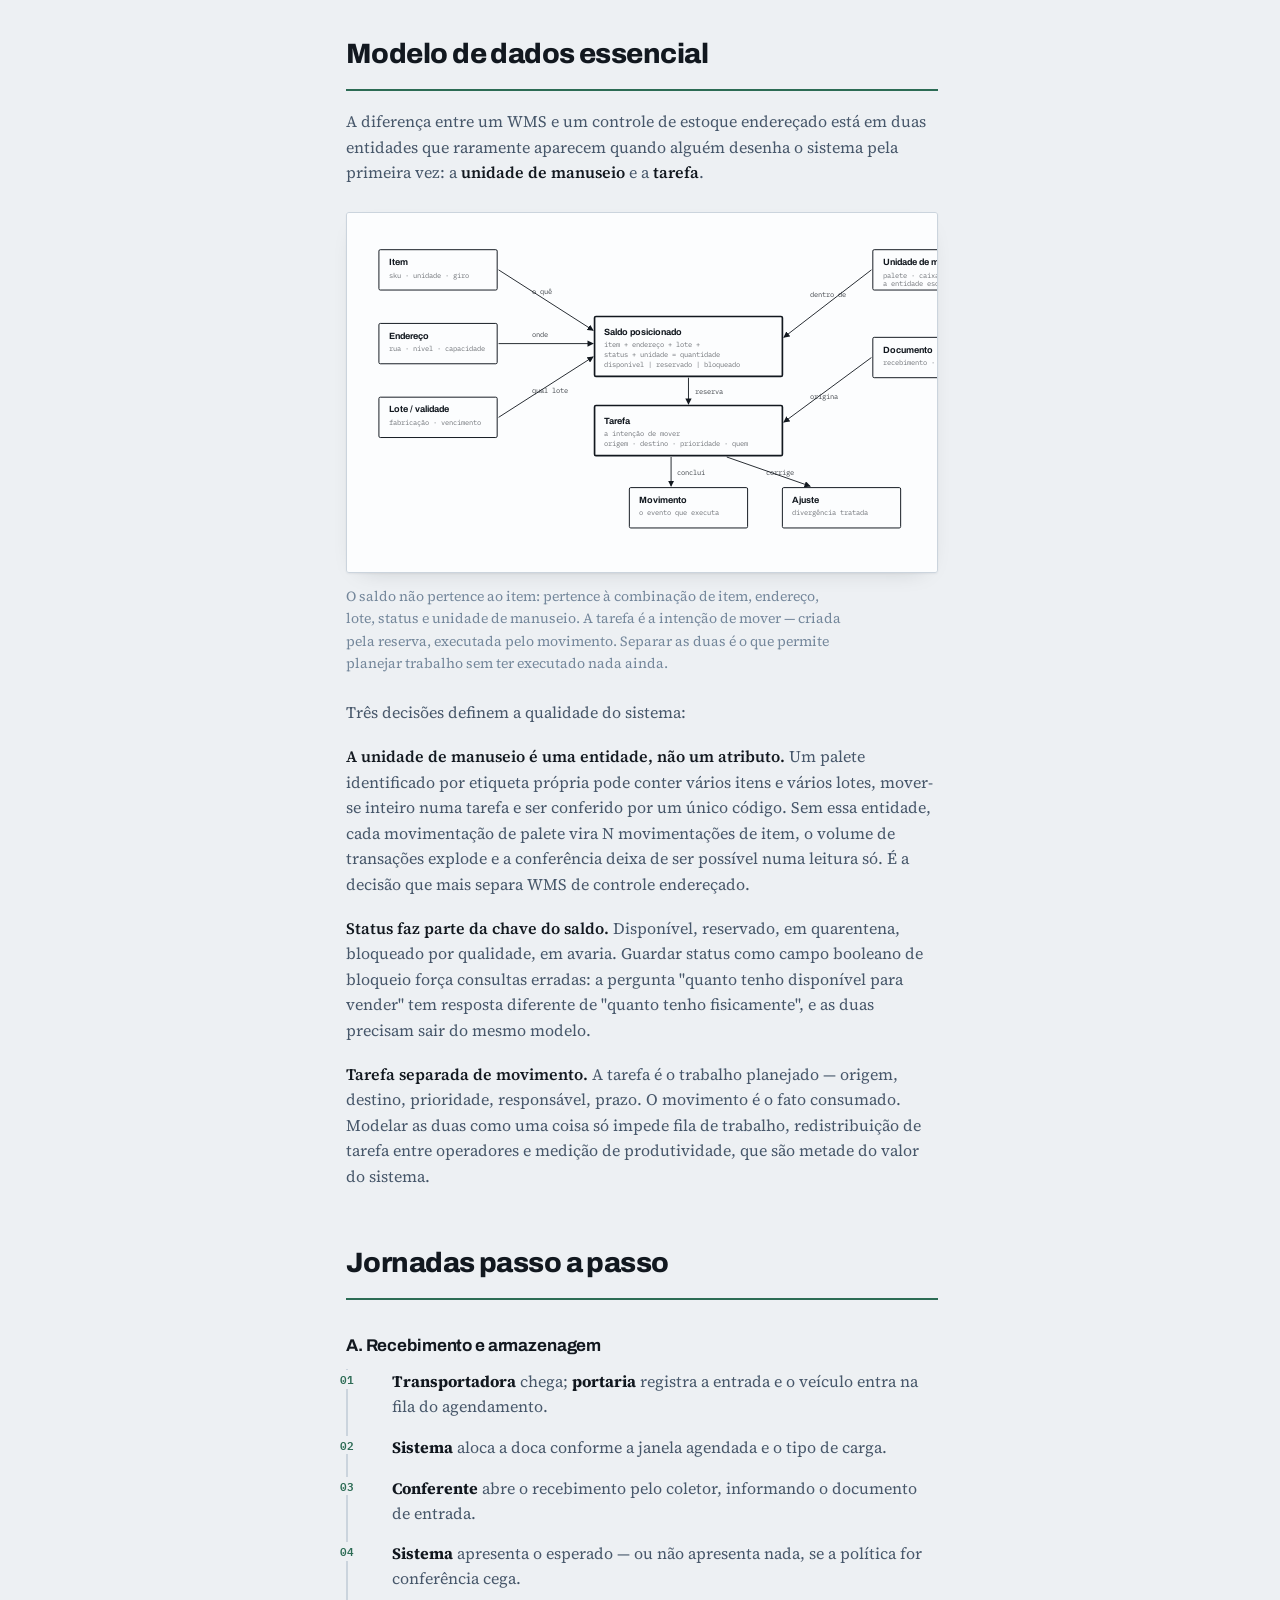
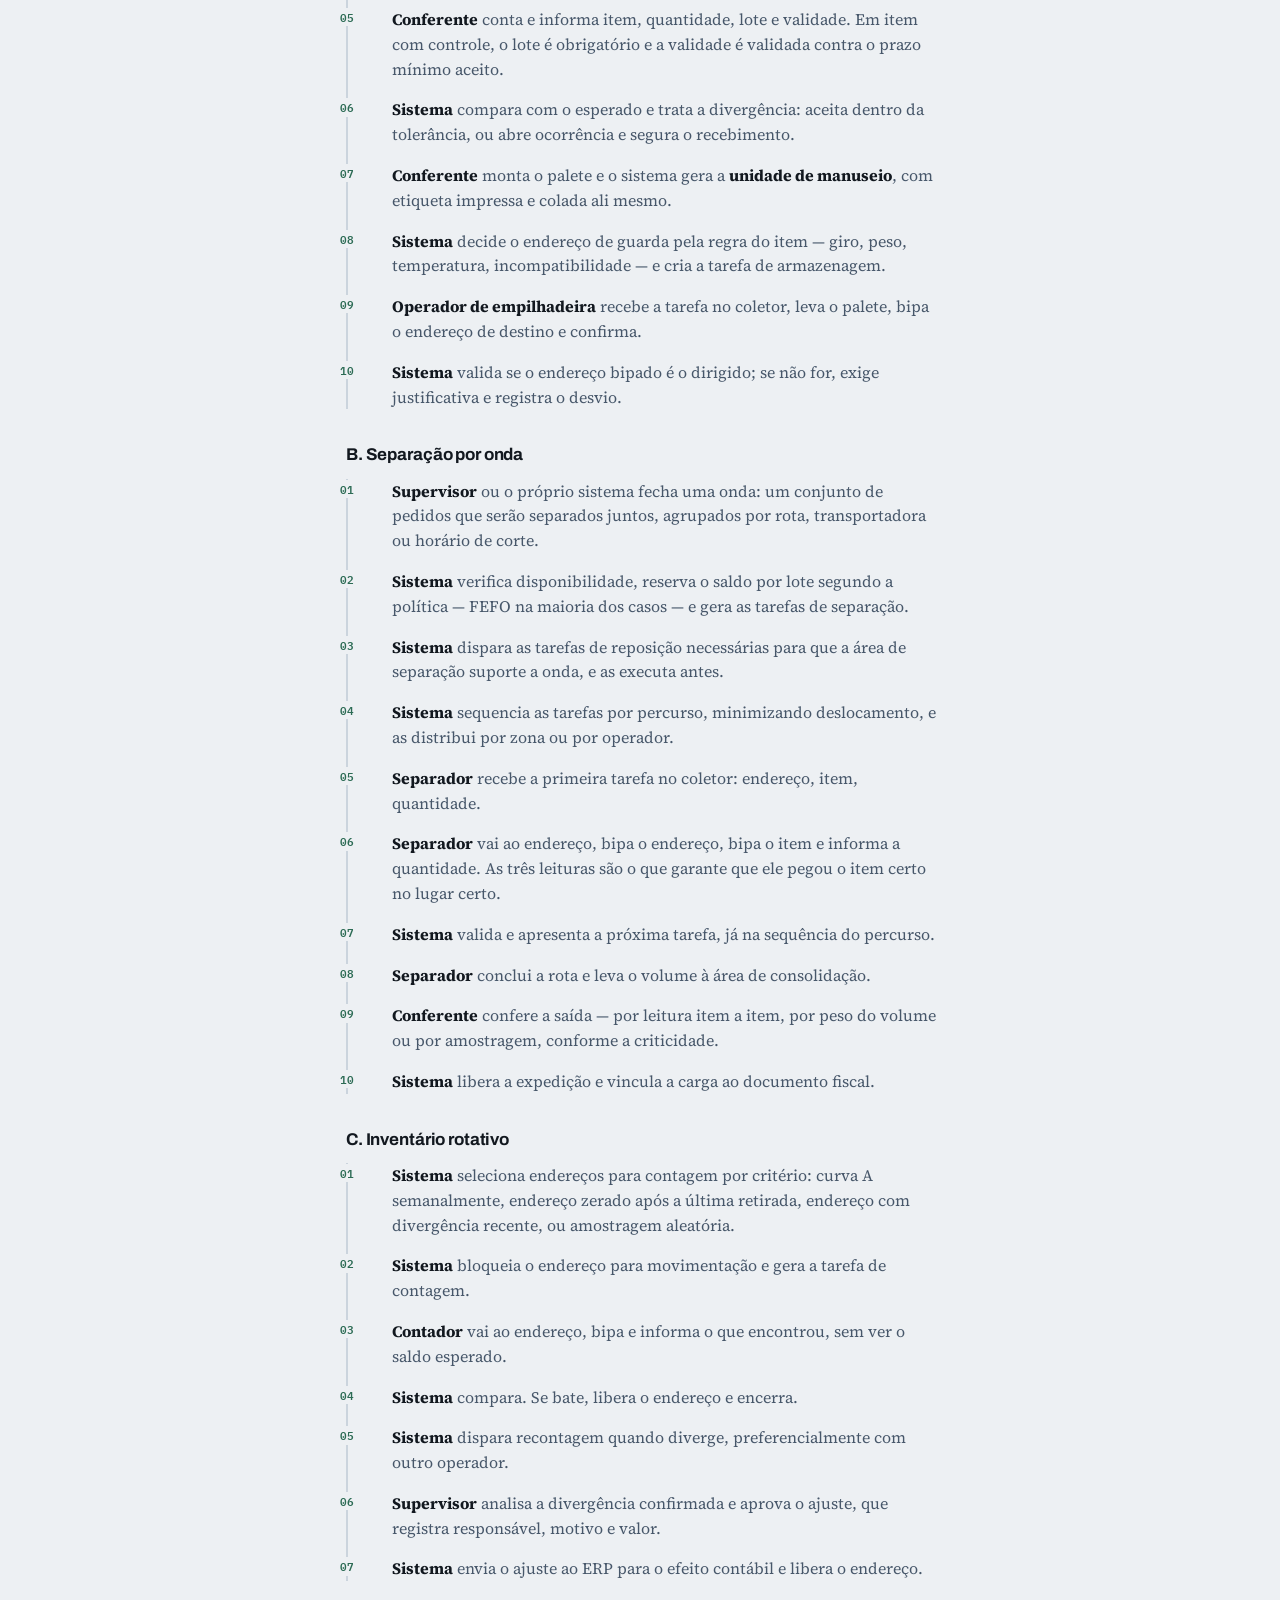
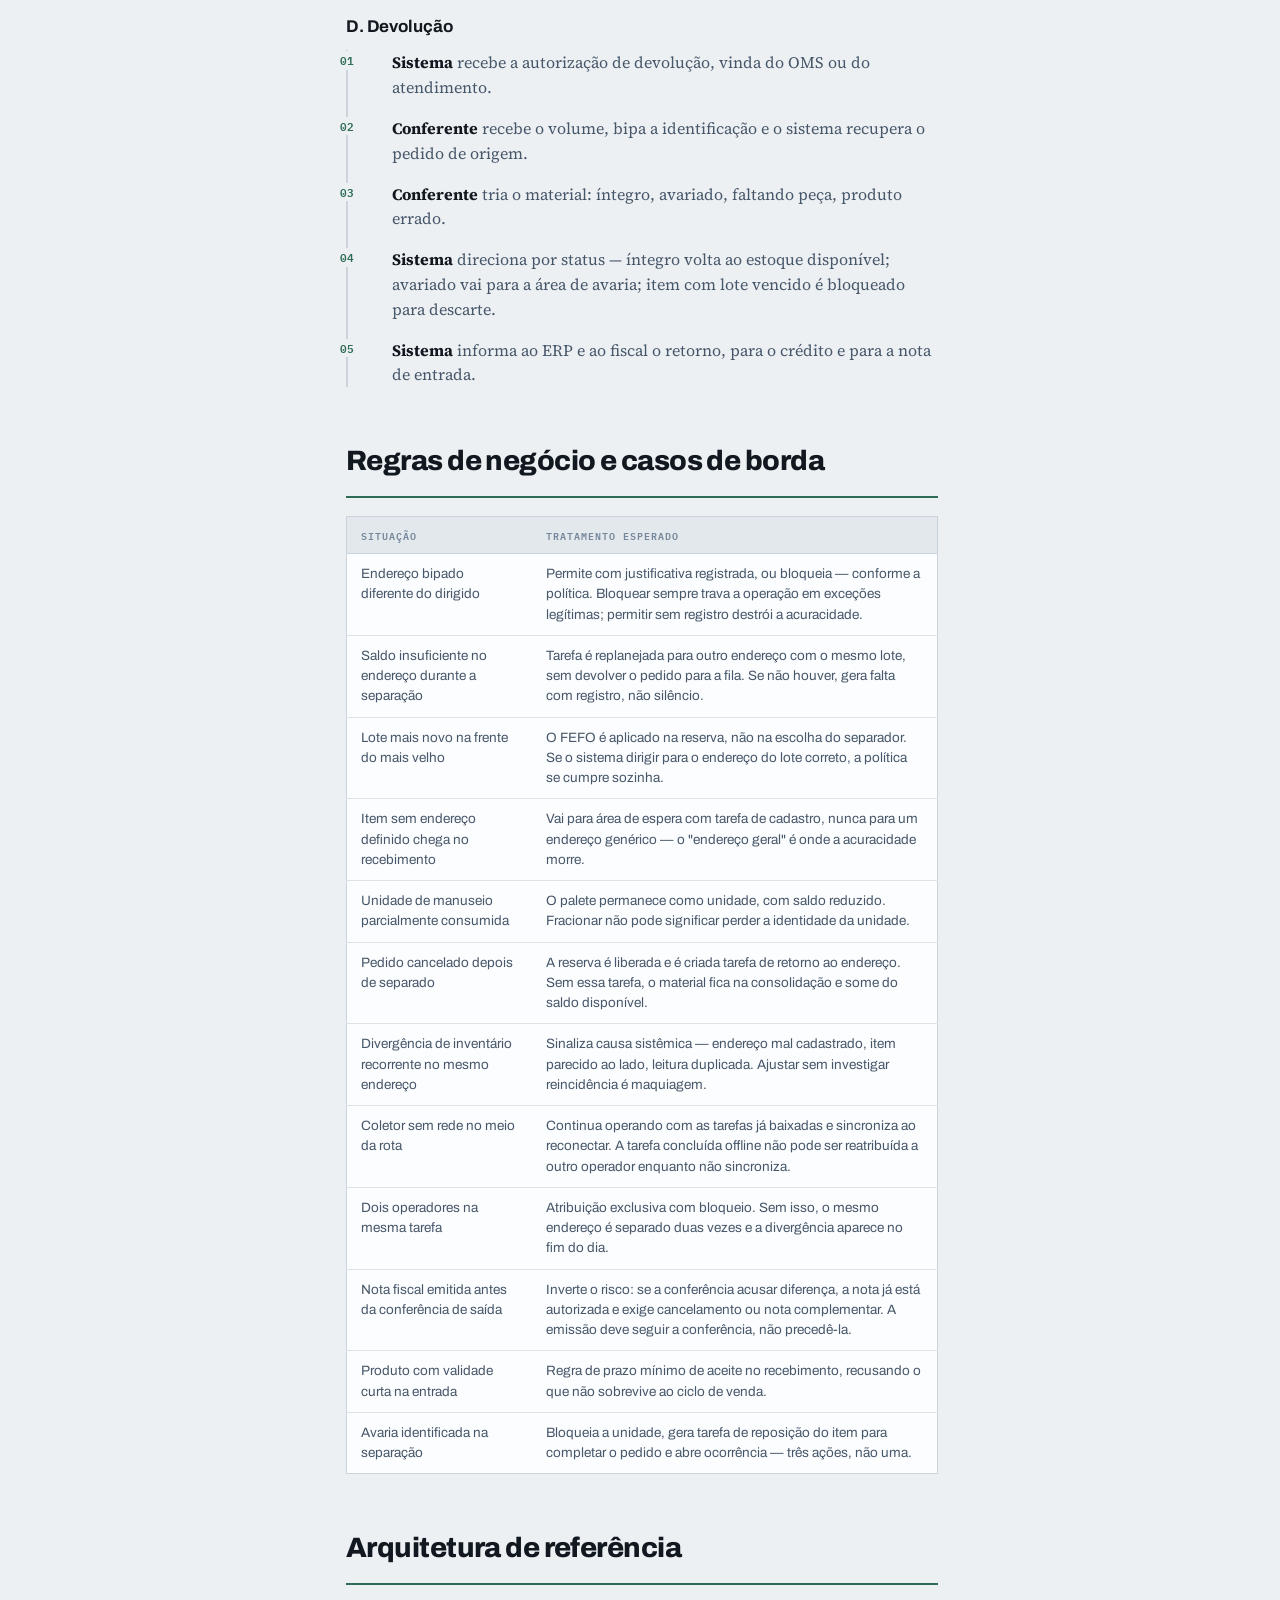
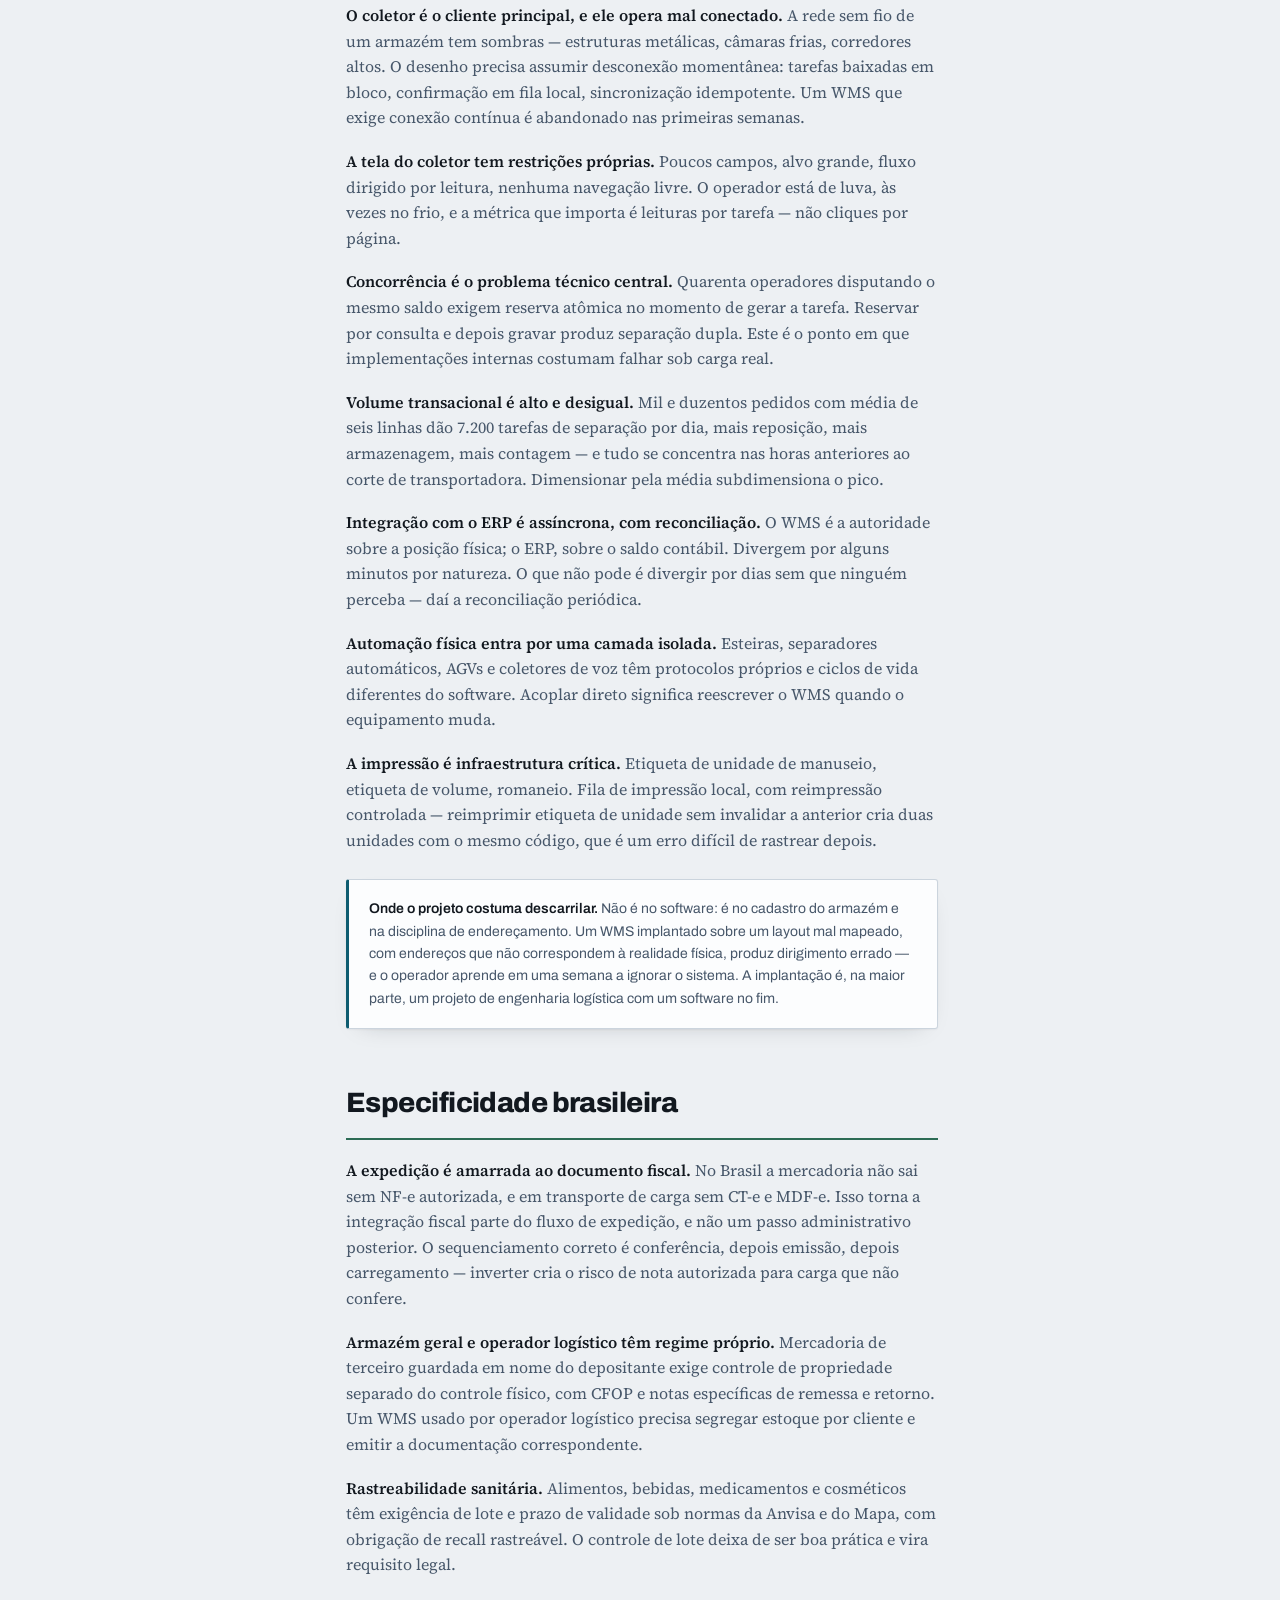
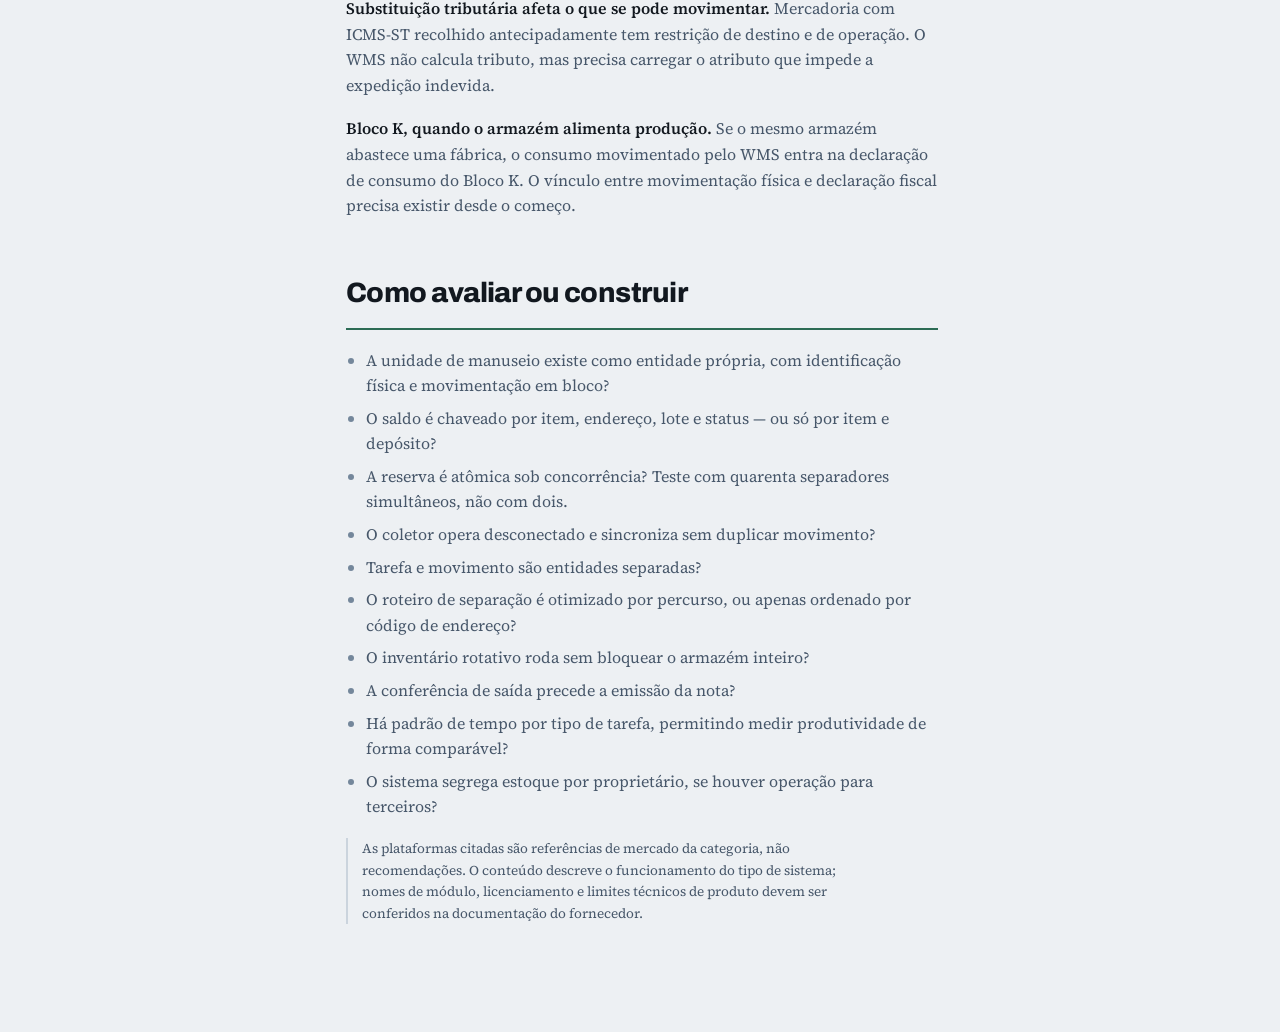
<file: wms/index.html>
<!doctype html>
<html lang="pt-BR">
<head>
<meta charset="utf-8">
<meta name="viewport" content="width=device-width, initial-scale=1">
<meta name="description" content="O sistema que sabe onde cada item está fisicamente, quem o moveu e em que ordem separá-lo — e não apenas quanto existe no total.">
<meta name="color-scheme" content="light dark">
<title>Gestão de armazém — dossiê</title>
<link rel="preconnect" href="https://fonts.googleapis.com">
<link rel="preconnect" href="https://fonts.gstatic.com" crossorigin>
<link rel="stylesheet" href="https://fonts.googleapis.com/css2?family=Archivo:wght@400;500;600;700;800&family=IBM+Plex+Mono:wght@400;500;600&family=Source+Serif+4:opsz,wght@8..60,400;8..60,600&display=swap">
<link rel="stylesheet" href="../assets/style.css">
</head>
<body class="dossie" style="--dom: var(--c-sup)">

<header class="masthead">
  <div class="masthead-inner">
    <a class="voltar" href="../index.html#wms">&larr; Anatomia da Stack Corporativa</a>
    <div class="eyebrow">Cadeia de suprimentos &middot; dossiê de aprofundamento</div>
    <h1>Gestão de armazém</h1>
    <p class="standfirst">O sistema que sabe onde cada item está fisicamente, quem o moveu e em que ordem separá-lo — e não apenas quanto existe no total.</p>
    <div class="dossie-meta">
      <span class="sigla">WMS · Warehouse Management System</span>
      <span class="platform">Manhattan Active WM</span>
    </div>
  </div>
</header>

<div class="shell">
  <nav class="rail" aria-label="Seções deste dossiê">
    <div class="rail-title">Neste dossiê</div>
    <ul class="rail-secoes">
        <li><a href="#s1"><span class="num">01</span>O problema numa operação real</a></li>
        <li><a href="#s2"><span class="num">02</span>Anatomia funcional</a></li>
        <li><a href="#s3"><span class="num">03</span>Modelo de dados essencial</a></li>
        <li><a href="#s4"><span class="num">04</span>Jornadas passo a passo</a></li>
        <li><a href="#s5"><span class="num">05</span>Regras de negócio e casos de borda</a></li>
        <li><a href="#s6"><span class="num">06</span>Arquitetura de referência</a></li>
        <li><a href="#s7"><span class="num">07</span>Especificidade brasileira</a></li>
        <li><a href="#s8"><span class="num">08</span>Como avaliar ou construir</a></li>
    </ul>
  </nav>

  <main class="prosa">
    <h2 id="s1">O problema numa operação real</h2>
    <p>Um centro de distribuição de 9.000 m², 8.000 SKUs ativos, 1.200 pedidos por dia, 40 separadores em dois turnos. Metade dos itens tem controle de lote e validade. O cliente maior exige entrega em 48 horas e aplica multa por divergência de nota.</p>
    <p>Sem WMS, a operação funciona por conhecimento tácito. O separador experiente sabe que o item 4471 fica "lá no fundo, no corredor da esquerda, prateleira de cima". O ERP informa que existem 340 unidades no depósito 01 — número que está certo no total e é inútil na prática, porque não diz em quais três endereços elas estão nem qual lote vence primeiro.</p>
    <p>O que isso produz:</p>
    <p><strong>Tempo de deslocamento domina o custo.</strong> Numa separação sem roteiro, o operador percorre o corredor na ordem em que os itens aparecem no pedido, não na ordem em que estão no armazém. Em operação de médio porte, deslocamento costuma responder por mais da metade do tempo de separação — e é a parcela que o WMS ataca diretamente.</p>
    <p><strong>O inventário exige parar.</strong> Sem endereçamento, contar significa contar tudo. A operação para um ou dois dias por ano, e o ajuste resultante entra na contabilidade como perda sem causa identificada.</p>
    <p><strong>FEFO é uma intenção.</strong> Com controle de validade só no papel, o separador pega o que está na frente. O lote que vence primeiro fica no fundo até vencer, e a perda aparece no inventário seguinte.</p>
    <p><strong>O erro de separação só aparece no cliente.</strong> Sem conferência sistêmica na saída, o item trocado viaja. Volta o frete de ida, o frete de volta, o retrabalho fiscal da devolução e uma ocorrência no indicador do cliente.</p>
    <p><strong>A produtividade não é comparável.</strong> Não há como saber se o separador A é melhor que o B, ou se a diferença é o mix que cada um pegou. Dimensionamento de equipe vira negociação em vez de cálculo.</p>
    <p>O WMS existe para transformar o armazém de um espaço que as pessoas conhecem num espaço que o sistema conhece — e, com isso, tornar a operação independente de quem está no turno.</p>
    <aside class="cx cx-nota">
    <p><strong>A confusão mais comum: "o ERP já controla o estoque".</strong> Controla o saldo, que é uma pergunta contábil. O WMS responde perguntas físicas: em qual endereço, em qual unidade de manuseio, com qual lote, em qual status, e qual tarefa está pendente sobre ele. São modelos de dados diferentes, não profundidades diferentes do mesmo modelo. Tentar cobrir WMS com o módulo de estoque do ERP costuma terminar em planilha paralela de endereçamento — que é o sintoma clássico.</p>
    </aside>
    <h2 id="s2">Anatomia funcional</h2>
    <h3>Estrutura física e endereçamento</h3>
    <p>O cadastro do armazém: prédios, áreas, corredores, ruas, módulos, níveis e posições, cada endereço com capacidade, restrição e perfil de uso. Define também as zonas — recebimento, reserva, separação, expedição, quarentena, avaria.</p>
    <p>É o cadastro que sustenta tudo o mais. Quem usa: engenharia logística, na implantação e em cada mudança de layout.</p>
    <h3>Recebimento e conferência</h3>
    <p>Recebe o aviso de embarque ou o pedido de compra, agenda a doca, confere a chegada contra o documento e gera as unidades de manuseio. A conferência cega — em que o conferente informa o que contou sem ver o esperado — é o que diferencia conferência de confirmação.</p>
    <h3>Armazenagem</h3>
    <p>Decide o endereço de guarda por regra e dirige o operador até ele. Considera curva de giro, peso, volume, temperatura, incompatibilidade química e proximidade da área de separação.</p>
    <h3>Separação</h3>
    <p>O núcleo operacional. Converte pedidos em tarefas, agrupa em ondas, define a estratégia — por pedido, por lote de pedidos, por zona com consolidação — e sequencia o percurso. Suporta separação por RF, por voz, por luz e por estação de consolidação.</p>
    <h3>Reposição</h3>
    <p>Move material do estoque de reserva para a área de separação antes que ela zere. Roda por nível mínimo, por demanda da onda ou por previsão. É invisível quando funciona e paralisa a separação quando falta.</p>
    <h3>Conferência de saída e expedição</h3>
    <p>Confere o separado antes de embarcar, por leitura, peso ou volume; consolida por carga; gera o romaneio; controla o carregamento e libera a saída vinculada ao documento fiscal.</p>
    <h3>Inventário</h3>
    <p>Contagem rotativa por endereço, por curva ou por evento — sem parar a operação. Trata divergência com recontagem e ajuste com trilha.</p>
    <h3>Gestão de mão de obra</h3>
    <p>Padrão de tempo por tipo de tarefa, medição do realizado, e comparação por operador, turno e atividade. Base para dimensionamento e para programa de produtividade.</p>
    <h3>Doca, pátio e agendamento</h3>
    <p>Janela de chegada por fornecedor e transportadora, fila de veículos, ocupação de doca. Onde há volume, é o que impede o pátio de virar estacionamento.</p>
    <h3>Logística reversa</h3>
    <p>Recebimento de devolução, triagem, decisão de destino — reintegrar, reparar, descartar — e retorno ao estoque com o status correto.</p>
    <h2 id="s3">Modelo de dados essencial</h2>
    <p>A diferença entre um WMS e um controle de estoque endereçado está em duas entidades que raramente aparecem quando alguém desenha o sistema pela primeira vez: a <strong>unidade de manuseio</strong> e a <strong>tarefa</strong>.</p>
    <figure>
    <div class="figwrap">
    <svg viewBox="0 0 920 470" role="img" aria-label="Modelo de dados do WMS: o saldo não é por item, e sim pela combinação de item, endereço, lote e status dentro de uma unidade de manuseio; a tarefa é a intenção de mover, e o movimento é o evento que a conclui.">
      <defs>
        <marker id="w" viewBox="0 0 10 10" refX="9" refY="5" markerWidth="7" markerHeight="7" orient="auto-start-reverse">
          <path d="M 0 0 L 10 5 L 0 10 z" fill="currentColor"/>
        </marker>
      </defs>
    
      <g fill="none" stroke="currentColor" stroke-width="1.4">
        <rect x="20"  y="24"  width="170" height="58" rx="2"/>
        <rect x="20"  y="130" width="170" height="58" rx="2"/>
        <rect x="20"  y="236" width="170" height="58" rx="2"/>
        <rect x="730" y="24"  width="170" height="58" rx="2"/>
        <rect x="730" y="150" width="170" height="58" rx="2"/>
        <rect x="380" y="366" width="170" height="58" rx="2"/>
        <rect x="600" y="366" width="170" height="58" rx="2"/>
      </g>
      <rect x="330" y="120" width="270" height="86" rx="2" fill="none" stroke="currentColor" stroke-width="2.4"/>
      <rect x="330" y="248" width="270" height="72" rx="2" fill="none" stroke="currentColor" stroke-width="2.4"/>
    
      <g font-family="Archivo, sans-serif" font-size="13" font-weight="700" fill="currentColor">
        <text x="34" y="46">Item</text>
        <text x="34" y="152">Endereço</text>
        <text x="34" y="258">Lote / validade</text>
        <text x="744" y="46">Unidade de manuseio</text>
        <text x="744" y="172">Documento</text>
        <text x="344" y="146">Saldo posicionado</text>
        <text x="344" y="274">Tarefa</text>
        <text x="394" y="388">Movimento</text>
        <text x="614" y="388">Ajuste</text>
      </g>
      <g font-family="IBM Plex Mono, monospace" font-size="10" fill="currentColor" opacity=".6">
        <text x="34" y="64">sku · unidade · giro</text>
        <text x="34" y="170">rua · nível · capacidade</text>
        <text x="34" y="276">fabricação · vencimento</text>
        <text x="744" y="64">palete · caixa · contêiner</text>
        <text x="744" y="76">a entidade esquecida</text>
        <text x="744" y="190">recebimento · pedido</text>
        <text x="344" y="164">item + endereço + lote +</text>
        <text x="344" y="178">status + unidade = quantidade</text>
        <text x="344" y="192">disponível | reservado | bloqueado</text>
        <text x="344" y="292">a intenção de mover</text>
        <text x="344" y="306">origem · destino · prioridade · quem</text>
        <text x="394" y="406">o evento que executa</text>
        <text x="614" y="406">divergência tratada</text>
      </g>
    
      <g stroke="currentColor" stroke-width="1.3" marker-end="url(#w)">
        <line x1="192" y1="53"  x2="328" y2="140"/>
        <line x1="192" y1="159" x2="328" y2="159"/>
        <line x1="192" y1="265" x2="328" y2="178"/>
        <line x1="728" y1="53"  x2="602" y2="150"/>
        <line x1="465" y1="208" x2="465" y2="246"/>
        <line x1="728" y1="179" x2="602" y2="272"/>
        <line x1="440" y1="322" x2="440" y2="364"/>
        <line x1="520" y1="322" x2="640" y2="364"/>
      </g>
    
      <g font-family="IBM Plex Mono, monospace" font-size="10" fill="currentColor" opacity=".8">
        <text x="240" y="88">o quê</text>
        <text x="240" y="150">onde</text>
        <text x="240" y="230">qual lote</text>
        <text x="640" y="92">dentro de</text>
        <text x="474" y="232">reserva</text>
        <text x="640" y="238">origina</text>
        <text x="448" y="348">conclui</text>
        <text x="576" y="348">corrige</text>
      </g>
    </svg>
    </div>
    <figcaption>O saldo não pertence ao item: pertence à combinação de item, endereço, lote, status e unidade de manuseio. A tarefa é a intenção de mover — criada pela reserva, executada pelo movimento. Separar as duas é o que permite planejar trabalho sem ter executado nada ainda.</figcaption>
    </figure>
    
    <p>Três decisões definem a qualidade do sistema:</p>
    <p><strong>A unidade de manuseio é uma entidade, não um atributo.</strong> Um palete identificado por etiqueta própria pode conter vários itens e vários lotes, mover-se inteiro numa tarefa e ser conferido por um único código. Sem essa entidade, cada movimentação de palete vira N movimentações de item, o volume de transações explode e a conferência deixa de ser possível numa leitura só. É a decisão que mais separa WMS de controle endereçado.</p>
    <p><strong>Status faz parte da chave do saldo.</strong> Disponível, reservado, em quarentena, bloqueado por qualidade, em avaria. Guardar status como campo booleano de bloqueio força consultas erradas: a pergunta "quanto tenho disponível para vender" tem resposta diferente de "quanto tenho fisicamente", e as duas precisam sair do mesmo modelo.</p>
    <p><strong>Tarefa separada de movimento.</strong> A tarefa é o trabalho planejado — origem, destino, prioridade, responsável, prazo. O movimento é o fato consumado. Modelar as duas como uma coisa só impede fila de trabalho, redistribuição de tarefa entre operadores e medição de produtividade, que são metade do valor do sistema.</p>
    <h2 id="s4">Jornadas passo a passo</h2>
    <h3>A. Recebimento e armazenagem</h3>
    <div class="jornada">
    <ol>
    <li><strong>Transportadora</strong> chega; <strong>portaria</strong> registra a entrada e o veículo entra na fila do agendamento.</li>
    <li><strong>Sistema</strong> aloca a doca conforme a janela agendada e o tipo de carga.</li>
    <li><strong>Conferente</strong> abre o recebimento pelo coletor, informando o documento de entrada.</li>
    <li><strong>Sistema</strong> apresenta o esperado — ou não apresenta nada, se a política for conferência cega.</li>
    <li><strong>Conferente</strong> conta e informa item, quantidade, lote e validade. Em item com controle, o lote é obrigatório e a validade é validada contra o prazo mínimo aceito.</li>
    <li><strong>Sistema</strong> compara com o esperado e trata a divergência: aceita dentro da tolerância, ou abre ocorrência e segura o recebimento.</li>
    <li><strong>Conferente</strong> monta o palete e o sistema gera a <strong>unidade de manuseio</strong>, com etiqueta impressa e colada ali mesmo.</li>
    <li><strong>Sistema</strong> decide o endereço de guarda pela regra do item — giro, peso, temperatura, incompatibilidade — e cria a tarefa de armazenagem.</li>
    <li><strong>Operador de empilhadeira</strong> recebe a tarefa no coletor, leva o palete, bipa o endereço de destino e confirma.</li>
    <li><strong>Sistema</strong> valida se o endereço bipado é o dirigido; se não for, exige justificativa e registra o desvio.</li>
    </ol>
    </div>
    <h3>B. Separação por onda</h3>
    <div class="jornada">
    <ol>
    <li><strong>Supervisor</strong> ou o próprio sistema fecha uma onda: um conjunto de pedidos que serão separados juntos, agrupados por rota, transportadora ou horário de corte.</li>
    <li><strong>Sistema</strong> verifica disponibilidade, reserva o saldo por lote segundo a política — FEFO na maioria dos casos — e gera as tarefas de separação.</li>
    <li><strong>Sistema</strong> dispara as tarefas de reposição necessárias para que a área de separação suporte a onda, e as executa antes.</li>
    <li><strong>Sistema</strong> sequencia as tarefas por percurso, minimizando deslocamento, e as distribui por zona ou por operador.</li>
    <li><strong>Separador</strong> recebe a primeira tarefa no coletor: endereço, item, quantidade.</li>
    <li><strong>Separador</strong> vai ao endereço, bipa o endereço, bipa o item e informa a quantidade. As três leituras são o que garante que ele pegou o item certo no lugar certo.</li>
    <li><strong>Sistema</strong> valida e apresenta a próxima tarefa, já na sequência do percurso.</li>
    <li><strong>Separador</strong> conclui a rota e leva o volume à área de consolidação.</li>
    <li><strong>Conferente</strong> confere a saída — por leitura item a item, por peso do volume ou por amostragem, conforme a criticidade.</li>
    <li><strong>Sistema</strong> libera a expedição e vincula a carga ao documento fiscal.</li>
    </ol>
    </div>
    <h3>C. Inventário rotativo</h3>
    <div class="jornada">
    <ol>
    <li><strong>Sistema</strong> seleciona endereços para contagem por critério: curva A semanalmente, endereço zerado após a última retirada, endereço com divergência recente, ou amostragem aleatória.</li>
    <li><strong>Sistema</strong> bloqueia o endereço para movimentação e gera a tarefa de contagem.</li>
    <li><strong>Contador</strong> vai ao endereço, bipa e informa o que encontrou, sem ver o saldo esperado.</li>
    <li><strong>Sistema</strong> compara. Se bate, libera o endereço e encerra.</li>
    <li><strong>Sistema</strong> dispara recontagem quando diverge, preferencialmente com outro operador.</li>
    <li><strong>Supervisor</strong> analisa a divergência confirmada e aprova o ajuste, que registra responsável, motivo e valor.</li>
    <li><strong>Sistema</strong> envia o ajuste ao ERP para o efeito contábil e libera o endereço.</li>
    </ol>
    </div>
    <h3>D. Devolução</h3>
    <div class="jornada">
    <ol>
    <li><strong>Sistema</strong> recebe a autorização de devolução, vinda do OMS ou do atendimento.</li>
    <li><strong>Conferente</strong> recebe o volume, bipa a identificação e o sistema recupera o pedido de origem.</li>
    <li><strong>Conferente</strong> tria o material: íntegro, avariado, faltando peça, produto errado.</li>
    <li><strong>Sistema</strong> direciona por status — íntegro volta ao estoque disponível; avariado vai para a área de avaria; item com lote vencido é bloqueado para descarte.</li>
    <li><strong>Sistema</strong> informa ao ERP e ao fiscal o retorno, para o crédito e para a nota de entrada.</li>
    </ol>
    </div>
    <h2 id="s5">Regras de negócio e casos de borda</h2>
    <table>
    <thead>
    <tr>
    <th>Situação</th>
    <th>Tratamento esperado</th>
    </tr>
    </thead>
    <tbody>
    <tr>
    <td>Endereço bipado diferente do dirigido</td>
    <td>Permite com justificativa registrada, ou bloqueia — conforme a política. Bloquear sempre trava a operação em exceções legítimas; permitir sem registro destrói a acuracidade.</td>
    </tr>
    <tr>
    <td>Saldo insuficiente no endereço durante a separação</td>
    <td>Tarefa é replanejada para outro endereço com o mesmo lote, sem devolver o pedido para a fila. Se não houver, gera falta com registro, não silêncio.</td>
    </tr>
    <tr>
    <td>Lote mais novo na frente do mais velho</td>
    <td>O FEFO é aplicado na reserva, não na escolha do separador. Se o sistema dirigir para o endereço do lote correto, a política se cumpre sozinha.</td>
    </tr>
    <tr>
    <td>Item sem endereço definido chega no recebimento</td>
    <td>Vai para área de espera com tarefa de cadastro, nunca para um endereço genérico — o "endereço geral" é onde a acuracidade morre.</td>
    </tr>
    <tr>
    <td>Unidade de manuseio parcialmente consumida</td>
    <td>O palete permanece como unidade, com saldo reduzido. Fracionar não pode significar perder a identidade da unidade.</td>
    </tr>
    <tr>
    <td>Pedido cancelado depois de separado</td>
    <td>A reserva é liberada e é criada tarefa de retorno ao endereço. Sem essa tarefa, o material fica na consolidação e some do saldo disponível.</td>
    </tr>
    <tr>
    <td>Divergência de inventário recorrente no mesmo endereço</td>
    <td>Sinaliza causa sistêmica — endereço mal cadastrado, item parecido ao lado, leitura duplicada. Ajustar sem investigar reincidência é maquiagem.</td>
    </tr>
    <tr>
    <td>Coletor sem rede no meio da rota</td>
    <td>Continua operando com as tarefas já baixadas e sincroniza ao reconectar. A tarefa concluída offline não pode ser reatribuída a outro operador enquanto não sincroniza.</td>
    </tr>
    <tr>
    <td>Dois operadores na mesma tarefa</td>
    <td>Atribuição exclusiva com bloqueio. Sem isso, o mesmo endereço é separado duas vezes e a divergência aparece no fim do dia.</td>
    </tr>
    <tr>
    <td>Nota fiscal emitida antes da conferência de saída</td>
    <td>Inverte o risco: se a conferência acusar diferença, a nota já está autorizada e exige cancelamento ou nota complementar. A emissão deve seguir a conferência, não precedê-la.</td>
    </tr>
    <tr>
    <td>Produto com validade curta na entrada</td>
    <td>Regra de prazo mínimo de aceite no recebimento, recusando o que não sobrevive ao ciclo de venda.</td>
    </tr>
    <tr>
    <td>Avaria identificada na separação</td>
    <td>Bloqueia a unidade, gera tarefa de reposição do item para completar o pedido e abre ocorrência — três ações, não uma.</td>
    </tr>
    </tbody>
    </table>
    <h2 id="s6">Arquitetura de referência</h2>
    <p><strong>O coletor é o cliente principal, e ele opera mal conectado.</strong> A rede sem fio de um armazém tem sombras — estruturas metálicas, câmaras frias, corredores altos. O desenho precisa assumir desconexão momentânea: tarefas baixadas em bloco, confirmação em fila local, sincronização idempotente. Um WMS que exige conexão contínua é abandonado nas primeiras semanas.</p>
    <p><strong>A tela do coletor tem restrições próprias.</strong> Poucos campos, alvo grande, fluxo dirigido por leitura, nenhuma navegação livre. O operador está de luva, às vezes no frio, e a métrica que importa é leituras por tarefa — não cliques por página.</p>
    <p><strong>Concorrência é o problema técnico central.</strong> Quarenta operadores disputando o mesmo saldo exigem reserva atômica no momento de gerar a tarefa. Reservar por consulta e depois gravar produz separação dupla. Este é o ponto em que implementações internas costumam falhar sob carga real.</p>
    <p><strong>Volume transacional é alto e desigual.</strong> Mil e duzentos pedidos com média de seis linhas dão 7.200 tarefas de separação por dia, mais reposição, mais armazenagem, mais contagem — e tudo se concentra nas horas anteriores ao corte de transportadora. Dimensionar pela média subdimensiona o pico.</p>
    <p><strong>Integração com o ERP é assíncrona, com reconciliação.</strong> O WMS é a autoridade sobre a posição física; o ERP, sobre o saldo contábil. Divergem por alguns minutos por natureza. O que não pode é divergir por dias sem que ninguém perceba — daí a reconciliação periódica.</p>
    <p><strong>Automação física entra por uma camada isolada.</strong> Esteiras, separadores automáticos, AGVs e coletores de voz têm protocolos próprios e ciclos de vida diferentes do software. Acoplar direto significa reescrever o WMS quando o equipamento muda.</p>
    <p><strong>A impressão é infraestrutura crítica.</strong> Etiqueta de unidade de manuseio, etiqueta de volume, romaneio. Fila de impressão local, com reimpressão controlada — reimprimir etiqueta de unidade sem invalidar a anterior cria duas unidades com o mesmo código, que é um erro difícil de rastrear depois.</p>
    <aside class="cx cx-nota">
    <p><strong>Onde o projeto costuma descarrilar.</strong> Não é no software: é no cadastro do armazém e na disciplina de endereçamento. Um WMS implantado sobre um layout mal mapeado, com endereços que não correspondem à realidade física, produz dirigimento errado — e o operador aprende em uma semana a ignorar o sistema. A implantação é, na maior parte, um projeto de engenharia logística com um software no fim.</p>
    </aside>
    <h2 id="s7">Especificidade brasileira</h2>
    <p><strong>A expedição é amarrada ao documento fiscal.</strong> No Brasil a mercadoria não sai sem NF-e autorizada, e em transporte de carga sem CT-e e MDF-e. Isso torna a integração fiscal parte do fluxo de expedição, e não um passo administrativo posterior. O sequenciamento correto é conferência, depois emissão, depois carregamento — inverter cria o risco de nota autorizada para carga que não confere.</p>
    <p><strong>Armazém geral e operador logístico têm regime próprio.</strong> Mercadoria de terceiro guardada em nome do depositante exige controle de propriedade separado do controle físico, com CFOP e notas específicas de remessa e retorno. Um WMS usado por operador logístico precisa segregar estoque por cliente e emitir a documentação correspondente.</p>
    <p><strong>Rastreabilidade sanitária.</strong> Alimentos, bebidas, medicamentos e cosméticos têm exigência de lote e prazo de validade sob normas da Anvisa e do Mapa, com obrigação de recall rastreável. O controle de lote deixa de ser boa prática e vira requisito legal.</p>
    <p><strong>Substituição tributária afeta o que se pode movimentar.</strong> Mercadoria com ICMS-ST recolhido antecipadamente tem restrição de destino e de operação. O WMS não calcula tributo, mas precisa carregar o atributo que impede a expedição indevida.</p>
    <p><strong>Bloco K, quando o armazém alimenta produção.</strong> Se o mesmo armazém abastece uma fábrica, o consumo movimentado pelo WMS entra na declaração de consumo do Bloco K. O vínculo entre movimentação física e declaração fiscal precisa existir desde o começo.</p>
    <h2 id="s8">Como avaliar ou construir</h2>
    <ul>
    <li>A unidade de manuseio existe como entidade própria, com identificação física e movimentação em bloco?</li>
    <li>O saldo é chaveado por item, endereço, lote e status — ou só por item e depósito?</li>
    <li>A reserva é atômica sob concorrência? Teste com quarenta separadores simultâneos, não com dois.</li>
    <li>O coletor opera desconectado e sincroniza sem duplicar movimento?</li>
    <li>Tarefa e movimento são entidades separadas?</li>
    <li>O roteiro de separação é otimizado por percurso, ou apenas ordenado por código de endereço?</li>
    <li>O inventário rotativo roda sem bloquear o armazém inteiro?</li>
    <li>A conferência de saída precede a emissão da nota?</li>
    <li>Há padrão de tempo por tipo de tarefa, permitindo medir produtividade de forma comparável?</li>
    <li>O sistema segrega estoque por proprietário, se houver operação para terceiros?</li>
    </ul>
    <p class="note">As plataformas citadas são referências de mercado da categoria, não recomendações. O conteúdo descreve o funcionamento do tipo de sistema; nomes de módulo, licenciamento e limites técnicos de produto devem ser conferidos na documentação do fornecedor.</p>
  </main>
</div>

<script>
  (function () {
    var links = Array.prototype.slice.call(document.querySelectorAll('.rail-secoes a'));
    var map = {}, alvos = [];
    links.forEach(function (a) {
      var el = document.querySelector(a.getAttribute('href'));
      if (el) { map[el.id] = a; alvos.push(el); }
    });
    if (!('IntersectionObserver' in window) || !alvos.length) return;
    var io = new IntersectionObserver(function (es) {
      es.forEach(function (e) {
        if (e.isIntersecting) {
          links.forEach(function (l) { l.classList.remove('on'); });
          map[e.target.id].classList.add('on');
        }
      });
    }, { rootMargin: '-12% 0px -70% 0px', threshold: 0 });
    alvos.forEach(function (t) { io.observe(t); });
  })();
</script>
</body>
</html>
</file>
<file: assets/style.css>
:root {
    --paper:      #EDF0F3;
    --surface:    #FCFDFE;
    --surface-2:  #E3E8ED;
    --ink:        #12181F;
    --ink-soft:   #47576A;
    --ink-faint:  #74879B;
    --rule:       #CBD4DD;
    --rule-soft:  #DCE3E9;
    --accent:     #0E5C70;
    --oxide:      #A9491B;

    --c-fab:  #A9491B;
    --c-corp: #3B577C;
    --c-sup:  #2C6B54;
    --c-fin:  #8A3A50;
    --c-ti:   #235F7D;

    --ok:     #2C6B54;
    --partial:#A9491B;

    --shadow: 0 1px 2px rgba(18,24,31,.05), 0 8px 24px -16px rgba(18,24,31,.28);
  }
  @media (prefers-color-scheme: dark) {
    :root:not([data-theme="light"]) {
      --paper:     #0E1319;
      --surface:   #151C24;
      --surface-2: #1D2731;
      --ink:       #E6ECF2;
      --ink-soft:  #A6B6C6;
      --ink-faint: #7A8DA0;
      --rule:      #2A3742;
      --rule-soft: #202B35;
      --accent:    #5FBBD1;
      --oxide:     #E08B5C;

      --c-fab:  #E08B5C;
      --c-corp: #8FB0DA;
      --c-sup:  #6FC2A0;
      --c-fin:  #DE8AA0;
      --c-ti:   #74BCDE;

      --ok:     #6FC2A0;
      --partial:#E08B5C;

      --shadow: 0 1px 2px rgba(0,0,0,.4), 0 10px 30px -18px rgba(0,0,0,.8);
    }
  }
  :root[data-theme="dark"] {
    --paper:     #0E1319;
    --surface:   #151C24;
    --surface-2: #1D2731;
    --ink:       #E6ECF2;
    --ink-soft:  #A6B6C6;
    --ink-faint: #7A8DA0;
    --rule:      #2A3742;
    --rule-soft: #202B35;
    --accent:    #5FBBD1;
    --oxide:     #E08B5C;

    --c-fab:  #E08B5C;
    --c-corp: #8FB0DA;
    --c-sup:  #6FC2A0;
    --c-fin:  #DE8AA0;
    --c-ti:   #74BCDE;

    --ok:     #6FC2A0;
    --partial:#E08B5C;

    --shadow: 0 1px 2px rgba(0,0,0,.4), 0 10px 30px -18px rgba(0,0,0,.8);
  }

  * { box-sizing: border-box; }
  img { max-width: 100%; }
  [hidden] { display: none !important; }

  body {
    margin: 0;
    background: var(--paper);
    color: var(--ink);
    font-family: "Source Serif 4", Georgia, "Times New Roman", serif;
    font-size: 16px;
    line-height: 1.6;
    -webkit-font-smoothing: antialiased;
  }

  .mono {
    font-family: "IBM Plex Mono", ui-monospace, SFMono-Regular, Menlo, monospace;
  }

  h1, h2, h3, h4, .ui {
    font-family: Archivo, "Helvetica Neue", Arial, sans-serif;
    text-wrap: balance;
  }

  a { color: inherit; }

  /* ---------- masthead ---------- */
  .masthead {
    border-bottom: 1px solid var(--rule);
    background: var(--surface);
  }
  .masthead-inner {
    max-width: 1220px;
    margin: 0 auto;
    padding: 44px 28px 34px;
    display: grid;
    gap: 22px;
  }
  .eyebrow {
    font-family: "IBM Plex Mono", monospace;
    font-size: 11px;
    letter-spacing: .16em;
    text-transform: uppercase;
    color: var(--ink-faint);
  }
  h1 {
    margin: 0;
    font-size: clamp(30px, 5vw, 48px);
    font-weight: 800;
    letter-spacing: -.025em;
    line-height: 1.05;
  }
  h1 span { color: var(--accent); }
  .standfirst {
    margin: 0;
    max-width: 62ch;
    font-size: 18px;
    color: var(--ink-soft);
  }
  .facts {
    display: flex;
    flex-wrap: wrap;
    gap: 0;
    border-top: 1px solid var(--rule-soft);
    padding-top: 18px;
  }
  .fact {
    padding-right: 30px;
    margin-right: 30px;
    border-right: 1px solid var(--rule-soft);
  }
  .fact:last-child { border-right: 0; margin-right: 0; padding-right: 0; }
  .fact-n {
    font-family: Archivo, sans-serif;
    font-size: 26px;
    font-weight: 700;
    font-variant-numeric: tabular-nums;
    line-height: 1.1;
  }
  .fact-l {
    font-family: "IBM Plex Mono", monospace;
    font-size: 10.5px;
    letter-spacing: .12em;
    text-transform: uppercase;
    color: var(--ink-faint);
  }

  /* ---------- shell ---------- */
  .shell {
    max-width: 1220px;
    margin: 0 auto;
    padding: 0 28px 90px;
    display: grid;
    grid-template-columns: 1fr;
    gap: 44px;
    align-items: start;
  }
  @media (min-width: 1040px) {
    .shell { grid-template-columns: 232px 1fr; gap: 56px; padding-top: 8px; }
    .rail { position: sticky; top: 24px; }
  }

  /* ---------- rail ---------- */
  .rail {
    padding-top: 40px;
    font-family: Archivo, sans-serif;
    font-size: 13.5px;
  }
  .rail-title {
    font-family: "IBM Plex Mono", monospace;
    font-size: 10.5px;
    letter-spacing: .14em;
    text-transform: uppercase;
    color: var(--ink-faint);
    padding-bottom: 10px;
    border-bottom: 1px solid var(--rule);
    margin-bottom: 14px;
  }
  .rail-group { margin-bottom: 18px; }
  .rail-group > a {
    display: block;
    font-weight: 700;
    font-size: 12px;
    letter-spacing: .04em;
    text-transform: uppercase;
    text-decoration: none;
    color: var(--ink);
    margin-bottom: 6px;
  }
  .rail ul { list-style: none; margin: 0; padding: 0 0 0 11px; border-left: 2px solid var(--rule-soft); }
  .rail li a {
    display: block;
    padding: 3px 0 3px 9px;
    margin-left: -11px;
    border-left: 2px solid transparent;
    text-decoration: none;
    color: var(--ink-soft);
    line-height: 1.35;
  }
  .rail li a:hover { color: var(--ink); }
  .rail li a.on { color: var(--ink); font-weight: 600; border-left-color: currentColor; }
  .rail a:focus-visible, .card-head a:focus-visible { outline: 2px solid var(--accent); outline-offset: 3px; border-radius: 2px; }

  /* ---------- main ---------- */
  main { min-width: 0; padding-top: 40px; display: grid; gap: 56px; }

  .lede h2 {
    margin: 0 0 12px;
    font-size: 22px;
    font-weight: 700;
    letter-spacing: -.01em;
  }
  .lede p { margin: 0 0 14px; max-width: 68ch; color: var(--ink-soft); }
  .lede p strong { color: var(--ink); font-weight: 600; }

  figure { margin: 0; }
  .figwrap {
    background: var(--surface);
    border: 1px solid var(--rule);
    border-radius: 3px;
    padding: 22px 20px 14px;
    overflow-x: auto;
    box-shadow: var(--shadow);
  }
  .figwrap svg { display: block; min-width: 720px; width: 100%; height: auto; color: var(--ink); }
  figcaption {
    margin-top: 12px;
    font-size: 14px;
    color: var(--ink-faint);
    max-width: 72ch;
  }

  /* ---------- sections ---------- */
  section.domain { scroll-margin-top: 20px; display: grid; gap: 26px; }
  .domain-head {
    display: grid;
    gap: 8px;
    padding-bottom: 14px;
    border-bottom: 2px solid var(--dom);
  }
  .domain-head .eyebrow { color: var(--dom); }
  .domain-head h2 {
    margin: 0;
    font-size: clamp(24px, 3.4vw, 32px);
    font-weight: 800;
    letter-spacing: -.022em;
  }
  .domain-head p { margin: 4px 0 0; color: var(--ink-soft); max-width: 68ch; }

  /* ---------- card ---------- */
  article.sys {
    background: var(--surface);
    border: 1px solid var(--rule);
    border-left: 3px solid var(--dom);
    border-radius: 3px;
    box-shadow: var(--shadow);
    scroll-margin-top: 20px;
    overflow: hidden;
  }
  .card-head {
    padding: 20px 24px 18px;
    border-bottom: 1px solid var(--rule-soft);
    display: grid;
    gap: 7px;
  }
  .sigla {
    font-family: "IBM Plex Mono", monospace;
    font-size: 11px;
    font-weight: 600;
    letter-spacing: .13em;
    text-transform: uppercase;
    color: var(--dom);
  }
  .card-head h3 {
    margin: 0;
    font-size: 21px;
    font-weight: 700;
    letter-spacing: -.015em;
    line-height: 1.2;
  }
  .platform {
    font-family: "IBM Plex Mono", monospace;
    font-size: 12.5px;
    color: var(--ink-faint);
  }
  .platform b { color: var(--ink-soft); font-weight: 500; }

  dl.facets { margin: 0; }
  .facet {
    display: grid;
    grid-template-columns: 1fr;
    gap: 4px;
    padding: 16px 24px;
    border-bottom: 1px solid var(--rule-soft);
  }
  .facet:last-of-type { border-bottom: 0; }
  @media (min-width: 700px) {
    .facet { grid-template-columns: 152px 1fr; gap: 22px; align-items: start; }
  }
  dt {
    font-family: "IBM Plex Mono", monospace;
    font-size: 10.5px;
    font-weight: 500;
    letter-spacing: .11em;
    text-transform: uppercase;
    color: var(--ink-faint);
    padding-top: 4px;
  }
  dd { margin: 0; color: var(--ink-soft); }
  dd strong { color: var(--ink); font-weight: 600; }
  dd ul { margin: 0; padding-left: 18px; }
  dd li { margin-bottom: 3px; }
  dd li::marker { color: var(--ink-faint); }


  /* ---------- closing ---------- */
  .closing {
    border-top: 2px solid var(--rule);
    padding-top: 28px;
    display: grid;
    gap: 16px;
  }
  .closing h2 { margin: 0; font-size: 24px; font-weight: 800; letter-spacing: -.02em; }
  .closing p { margin: 0; max-width: 70ch; color: var(--ink-soft); }
  .closing p strong { color: var(--ink); font-weight: 600; }
  .note {
    font-size: 13.5px;
    color: var(--ink-faint);
    border-left: 2px solid var(--rule);
    padding-left: 14px;
    max-width: 72ch;
  }

  /* ---- botao copiar ---- */
  .card-head { position: relative; padding-right: 104px; }
  .copybtn {
    position: absolute;
    top: 16px;
    right: 16px;
    display: inline-flex;
    align-items: center;
    gap: 6px;
    padding: 5px 10px;
    font-family: "IBM Plex Mono", ui-monospace, monospace;
    font-size: 10.5px;
    font-weight: 500;
    letter-spacing: .08em;
    text-transform: uppercase;
    color: var(--ink-faint);
    background: transparent;
    border: 1px solid var(--rule);
    border-radius: 2px;
    cursor: pointer;
    transition: color .12s, border-color .12s, background .12s;
    -webkit-appearance: none;
    appearance: none;
  }
  .copybtn:hover { color: var(--ink); border-color: var(--ink-faint); background: var(--surface-2); }
  .copybtn:focus-visible { outline: 2px solid var(--accent); outline-offset: 2px; }
  .copybtn svg { width: 12px; height: 12px; flex: none; }
  .copybtn.done { color: var(--ok); border-color: var(--ok); }
  @media print { .copybtn { display: none; } }
  @media (max-width: 620px) {
    .card-head { padding-right: 58px; }
    .copybtn { top: 14px; right: 14px; padding: 6px 8px; }
    .copybtn span { position: absolute; width: 1px; height: 1px; overflow: hidden; clip: rect(0 0 0 0); white-space: nowrap; }
    .copybtn svg { width: 13px; height: 13px; }
  }

  /* =========================================================
     Páginas de dossiê
     ========================================================= */
  .dossie .masthead-inner { display: grid; gap: 14px; }
  .voltar {
    font-family: "IBM Plex Mono", monospace;
    font-size: 11.5px;
    letter-spacing: .04em;
    color: var(--ink-faint);
    text-decoration: none;
    justify-self: start;
  }
  .voltar:hover { color: var(--accent); }
  .dossie .eyebrow { color: var(--dom); }
  .dossie h1 { font-size: clamp(28px, 4.4vw, 42px); }
  .dossie-meta {
    display: flex;
    flex-wrap: wrap;
    align-items: baseline;
    gap: 8px 18px;
    padding-top: 12px;
    border-top: 1px solid var(--rule-soft);
  }
  .dossie-meta .sigla {
    font-family: "IBM Plex Mono", monospace;
    font-size: 11px;
    font-weight: 600;
    letter-spacing: .12em;
    text-transform: uppercase;
    color: var(--dom);
  }
  .dossie-meta .platform { font-family: "IBM Plex Mono", monospace; font-size: 12.5px; color: var(--ink-faint); }

  .rail-secoes { list-style: none; margin: 0; padding: 0; border-left: 2px solid var(--rule-soft); }
  .rail-secoes li a {
    display: flex;
    gap: 9px;
    padding: 5px 0 5px 11px;
    margin-left: -2px;
    border-left: 2px solid transparent;
    text-decoration: none;
    color: var(--ink-soft);
    line-height: 1.35;
    font-size: 13px;
  }
  .rail-secoes li a:hover { color: var(--ink); }
  .rail-secoes li a.on { color: var(--ink); font-weight: 600; border-left-color: var(--dom); }
  .rail-secoes .num {
    font-family: "IBM Plex Mono", monospace;
    font-size: 10.5px;
    color: var(--ink-faint);
    flex: none;
    padding-top: 1px;
  }

  main.prosa { max-width: 74ch; display: block; }
  main.prosa > * { margin: 0 0 18px; }
  main.prosa h2 {
    font-size: clamp(22px, 3vw, 28px);
    font-weight: 800;
    letter-spacing: -.02em;
    margin: 52px 0 18px;
    padding-bottom: 12px;
    border-bottom: 2px solid var(--dom);
    scroll-margin-top: 20px;
  }
  main.prosa > h2:first-child { margin-top: 0; }
  main.prosa h3 {
    font-size: 17px;
    font-weight: 700;
    letter-spacing: -.008em;
    margin: 32px 0 10px;
    color: var(--ink);
  }
  main.prosa p { color: var(--ink-soft); }
  main.prosa strong { color: var(--ink); font-weight: 600; }
  main.prosa em { font-style: italic; }
  main.prosa ul { padding-left: 20px; color: var(--ink-soft); }
  main.prosa ul li { margin-bottom: 7px; }
  main.prosa ul li::marker { color: var(--ink-faint); }
  main.prosa code {
    font-family: "IBM Plex Mono", monospace;
    font-size: .88em;
    background: var(--surface-2);
    padding: 1px 5px;
    border-radius: 2px;
  }

  /* jornadas passo a passo */
  .jornada ol {
    list-style: none;
    counter-reset: passo;
    margin: 0 0 18px;
    padding: 0;
    border-left: 2px solid var(--rule);
  }
  .jornada ol li {
    counter-increment: passo;
    position: relative;
    padding: 0 0 16px 44px;
    color: var(--ink-soft);
    line-height: 1.55;
  }
  .jornada ol li:last-child { padding-bottom: 0; }
  .jornada ol li::before {
    content: counter(passo, decimal-leading-zero);
    position: absolute;
    left: -13px;
    top: 1px;
    width: 24px;
    text-align: center;
    font-family: "IBM Plex Mono", monospace;
    font-size: 10.5px;
    font-weight: 600;
    color: var(--dom);
    background: var(--paper);
    padding: 1px 0;
  }
  .jornada ol li strong { color: var(--ink); font-weight: 700; }

  /* tabelas do dossiê */
  main.prosa table {
    border-collapse: collapse;
    width: 100%;
    font-family: Archivo, "Helvetica Neue", Arial, sans-serif;
    font-size: 13.5px;
    background: var(--surface);
    border: 1px solid var(--rule);
    border-radius: 3px;
  }
  main.prosa th {
    text-align: left;
    font-family: "IBM Plex Mono", monospace;
    font-size: 10px;
    font-weight: 600;
    letter-spacing: .1em;
    text-transform: uppercase;
    color: var(--ink-faint);
    background: var(--surface-2);
    padding: 10px 14px;
    border-bottom: 1px solid var(--rule);
  }
  main.prosa td {
    padding: 10px 14px;
    border-bottom: 1px solid var(--rule-soft);
    vertical-align: top;
    color: var(--ink-soft);
    line-height: 1.5;
  }
  main.prosa tr:last-child td { border-bottom: 0; }
  .tabela-rolagem { overflow-x: auto; }

  /* caixas de destaque */
  aside.cx {
    margin: 26px 0;
    padding: 18px 20px;
    background: var(--surface);
    border: 1px solid var(--rule);
    border-left: 3px solid var(--accent);
    border-radius: 3px;
    box-shadow: var(--shadow);
  }
  aside.cx > *:first-child { margin-top: 0; }
  aside.cx > *:last-child { margin-bottom: 0; }
  aside.cx p { font-family: Archivo, "Helvetica Neue", Arial, sans-serif; font-size: 14px; margin-bottom: 10px; }

  /* bloco só da versão interna */
  .bloco-interno {
    margin: 44px 0 0;
    padding: 4px 24px 24px;
    background: var(--surface);
    border: 1px solid var(--dom);
    border-radius: 3px;
  }
  .bloco-interno h2 { border-bottom-color: var(--rule); margin-top: 28px; }
  .bloco-interno h2::after {
    content: "interno";
    display: inline-block;
    margin-left: 12px;
    padding: 3px 8px;
    font-family: "IBM Plex Mono", monospace;
    font-size: 10px;
    font-weight: 600;
    letter-spacing: .1em;
    text-transform: uppercase;
    color: var(--partial);
    border: 1px solid currentColor;
    border-radius: 2px;
    vertical-align: middle;
  }

  main.prosa figure { margin: 26px 0; }
  main.prosa .figwrap { padding: 20px 18px 12px; }
  main.prosa .figwrap svg { min-width: 640px; }

  /* link para o dossiê, na página índice */
  .aprofundar {
    display: inline-flex;
    align-items: center;
    gap: 7px;
    margin-top: 4px;
    font-family: Archivo, "Helvetica Neue", Arial, sans-serif;
    font-size: 13.5px;
    font-weight: 600;
    color: var(--dom);
    text-decoration: none;
  }
  .aprofundar:hover { text-decoration: underline; }
  .aprofundar .seta { font-family: "IBM Plex Mono", monospace; }
</file>
